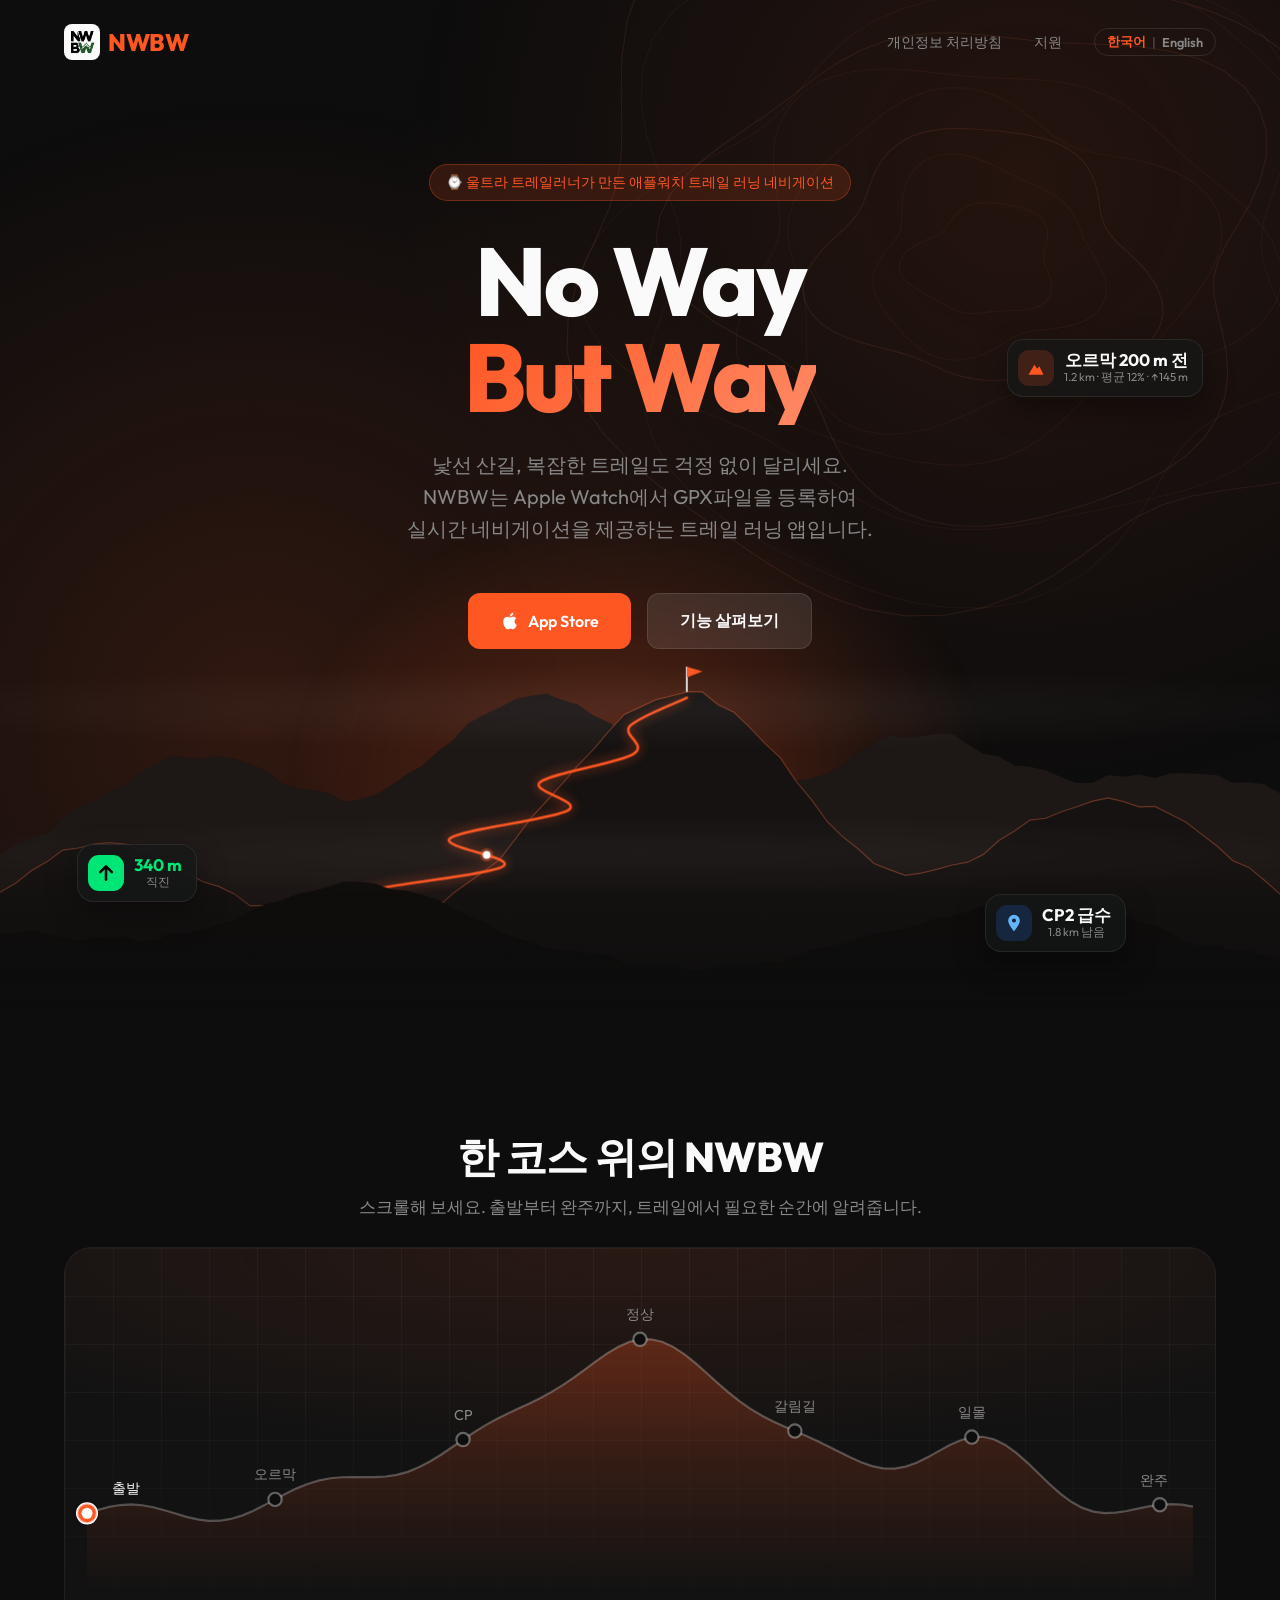
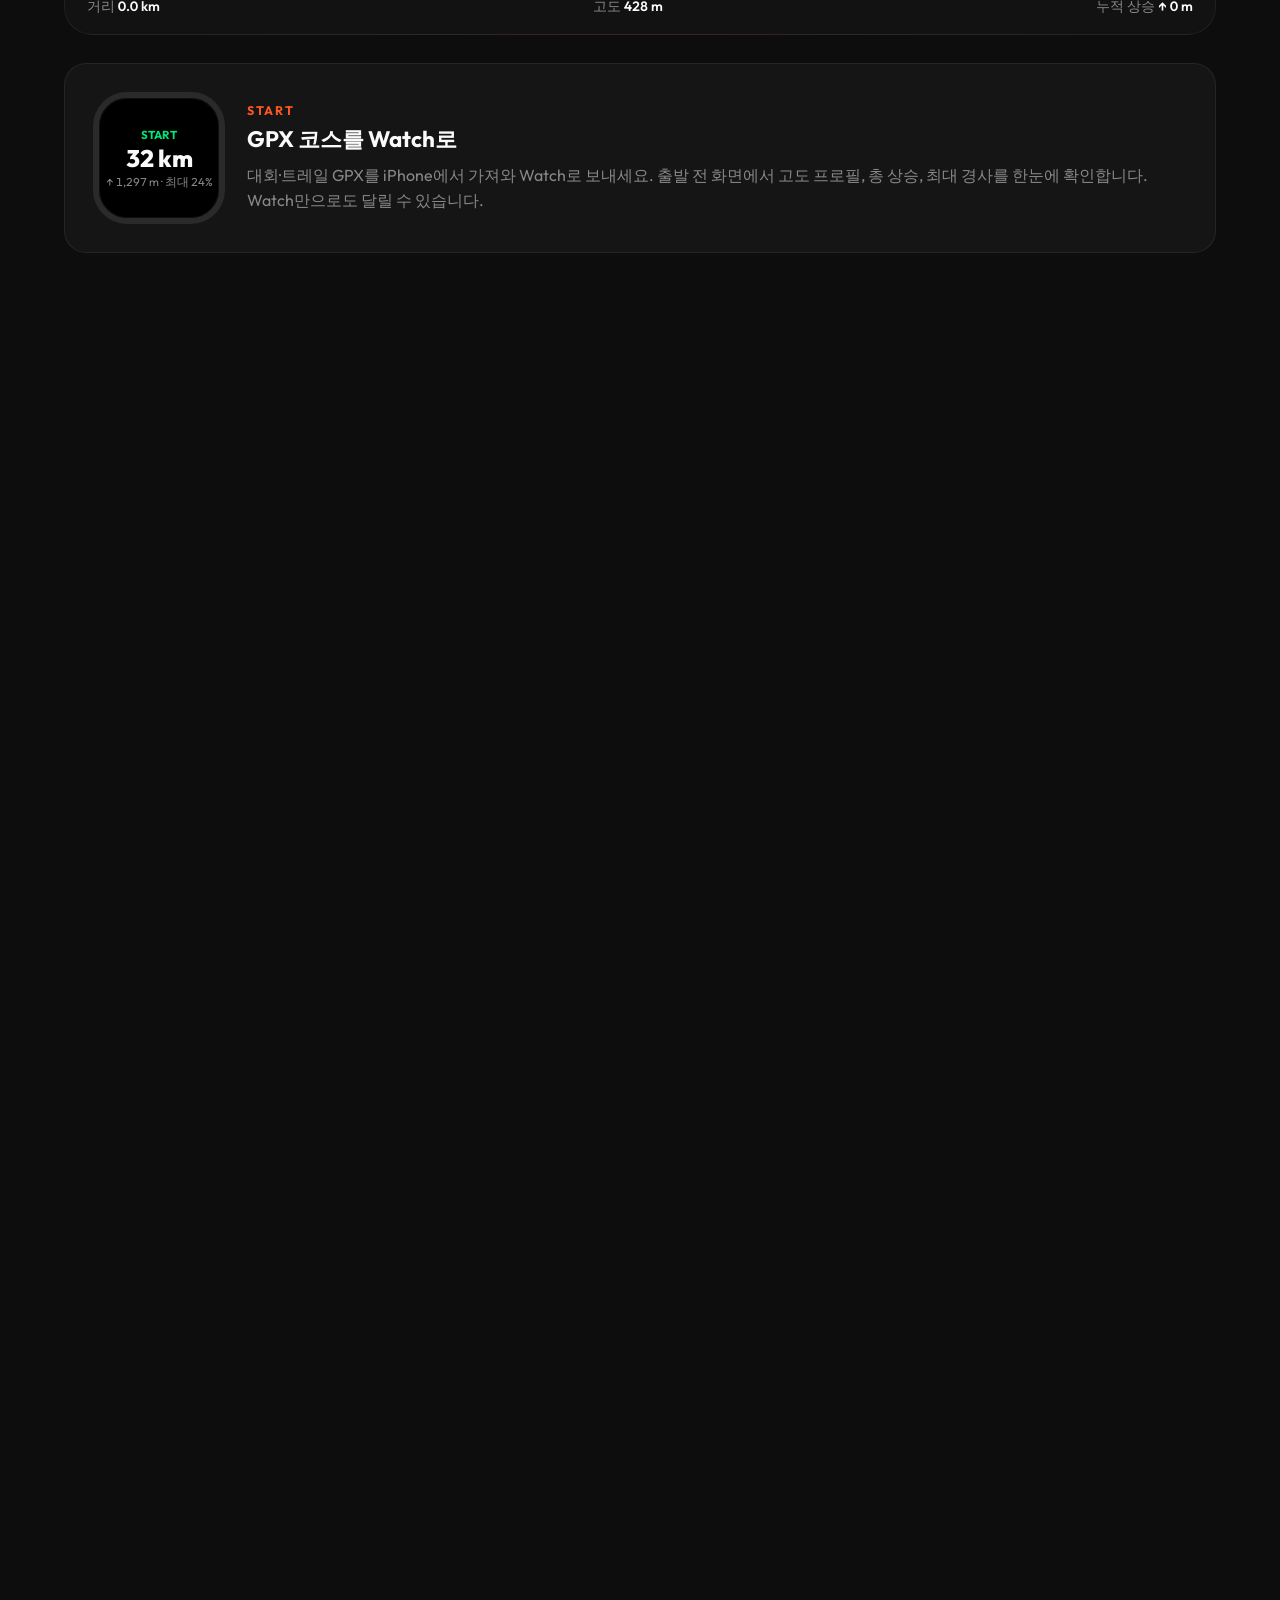
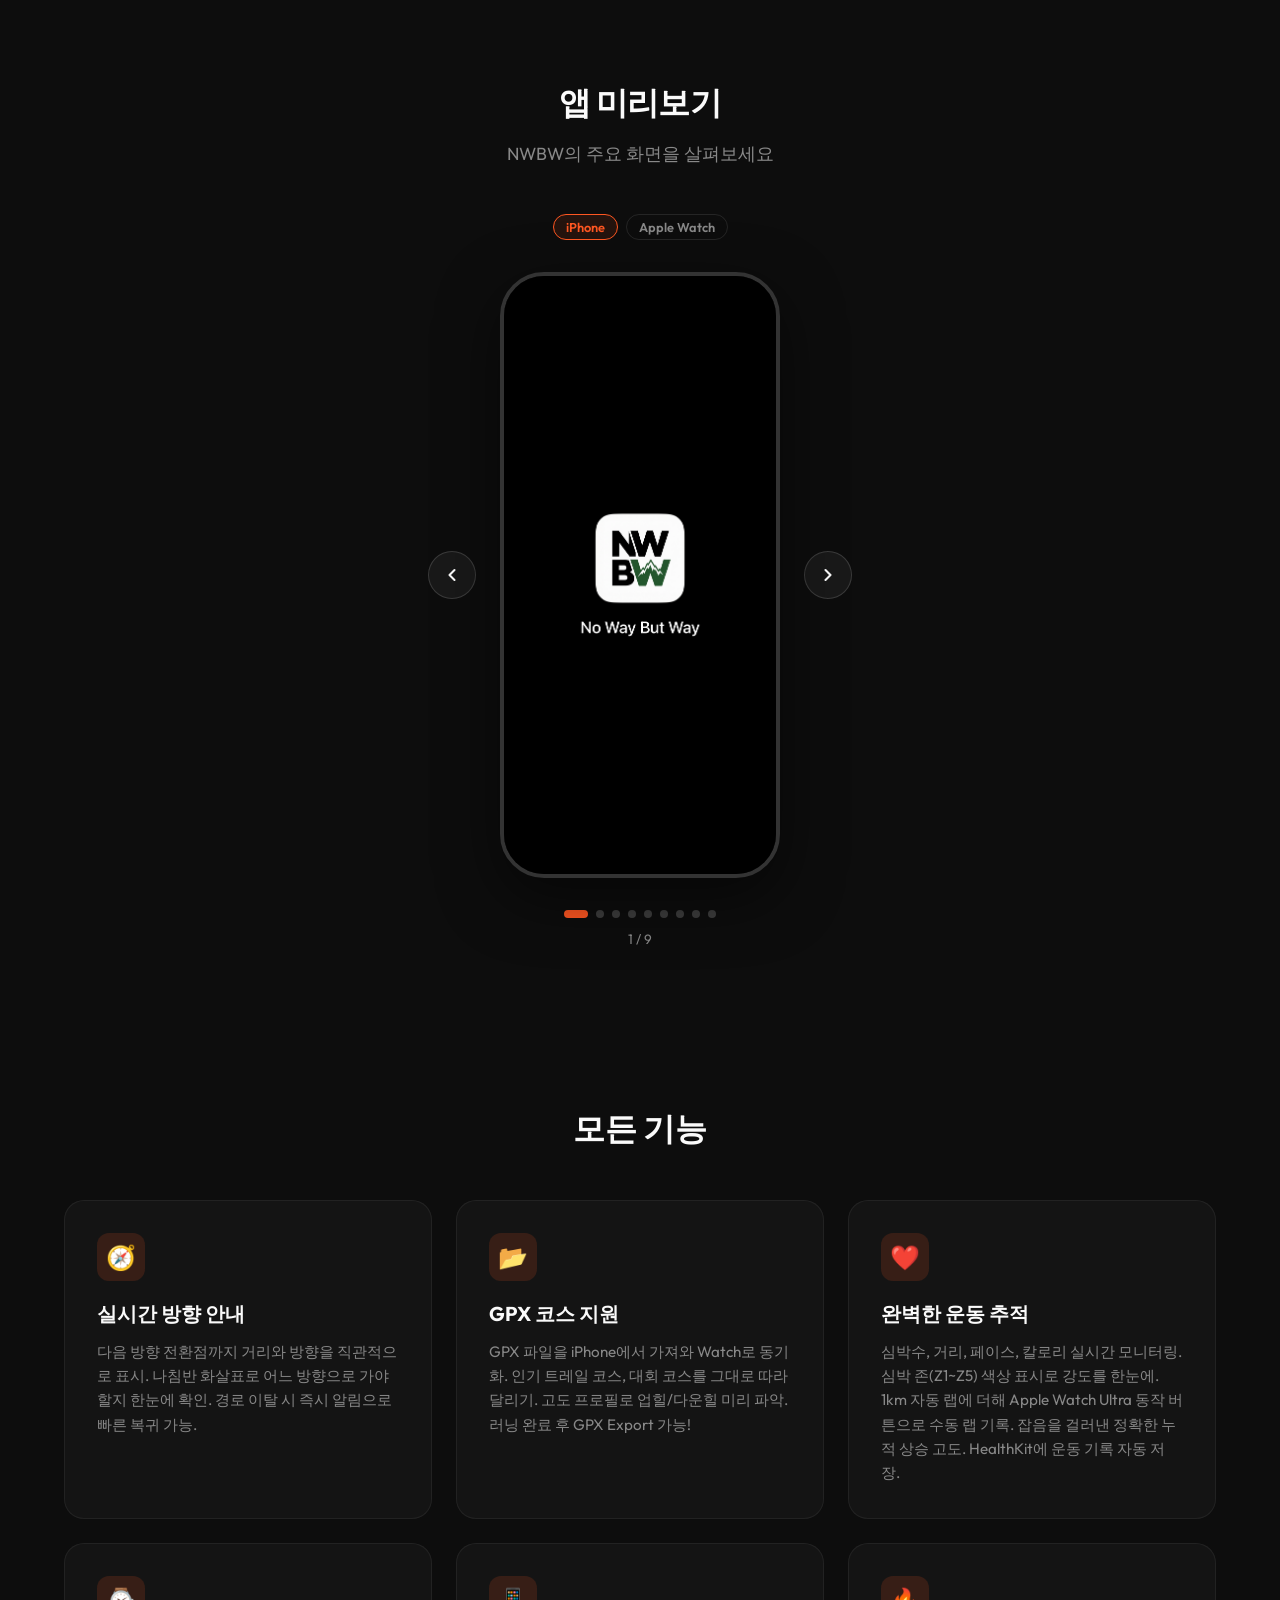
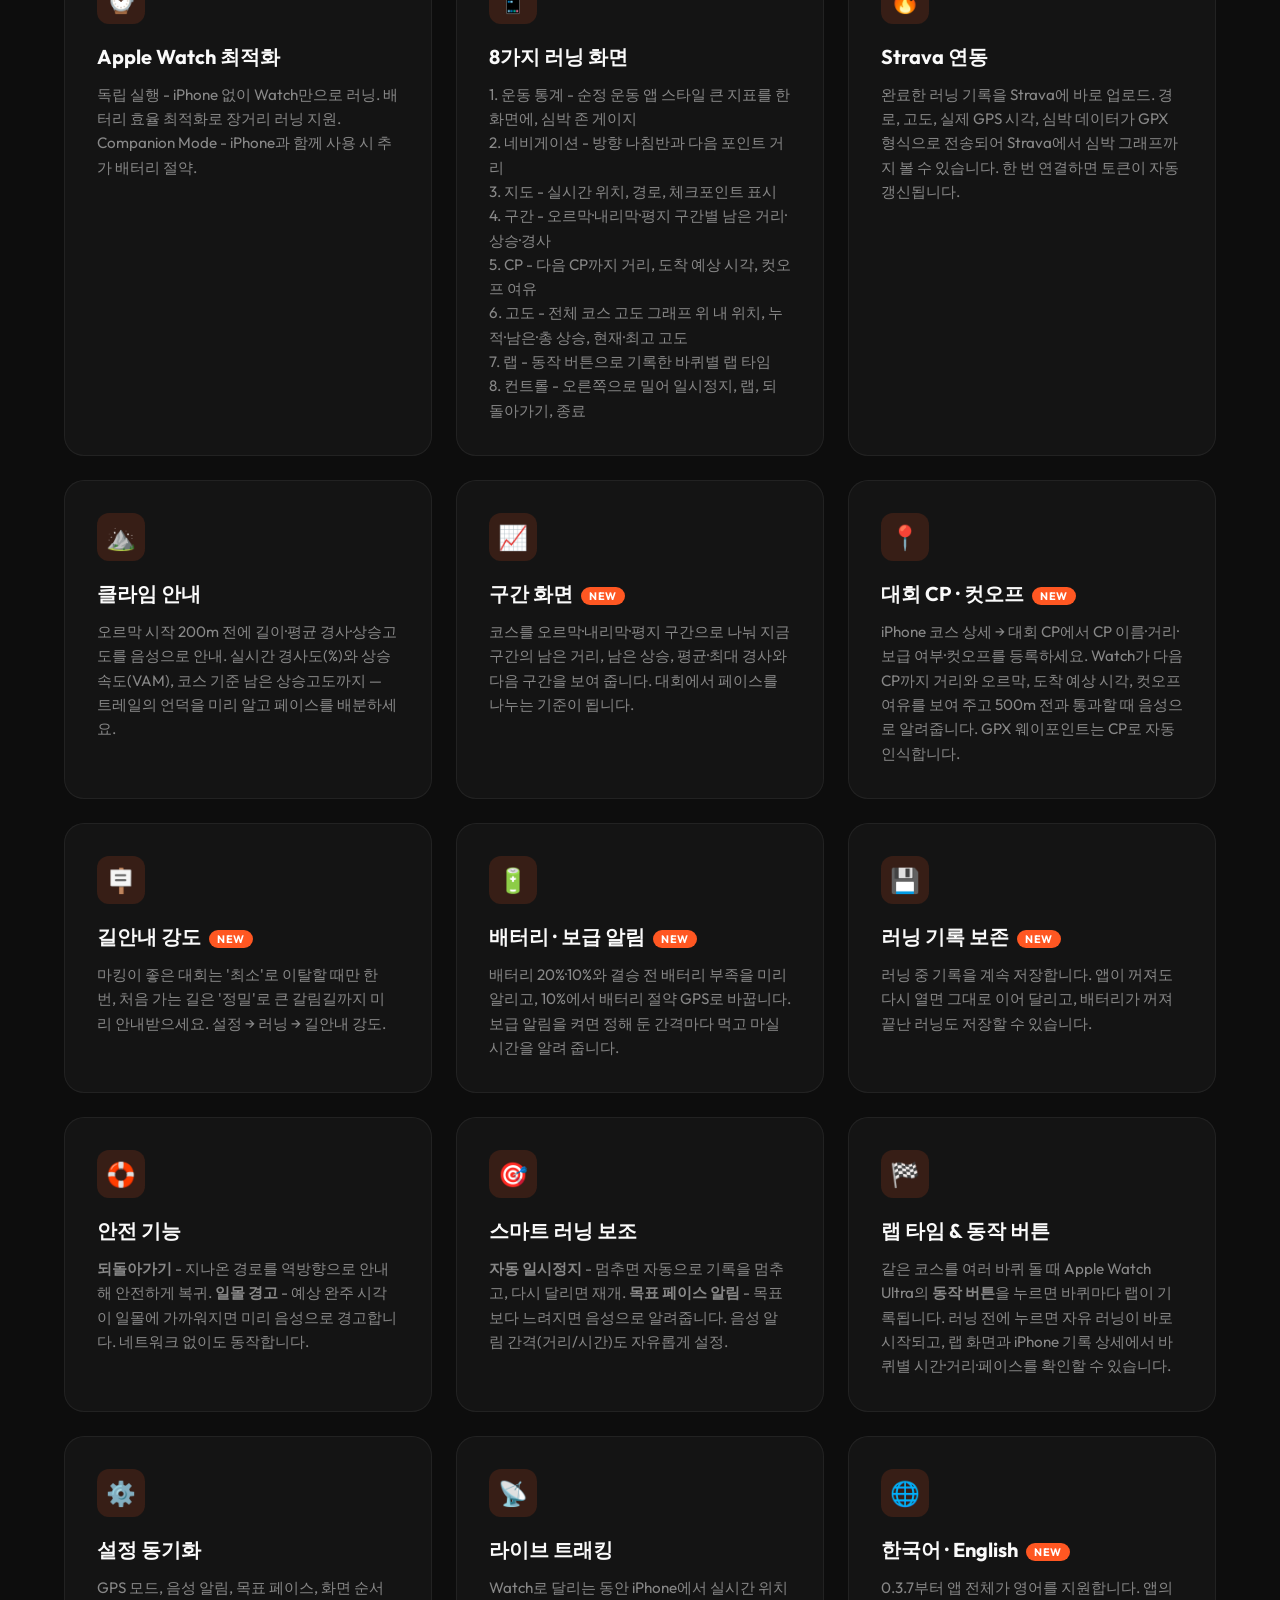
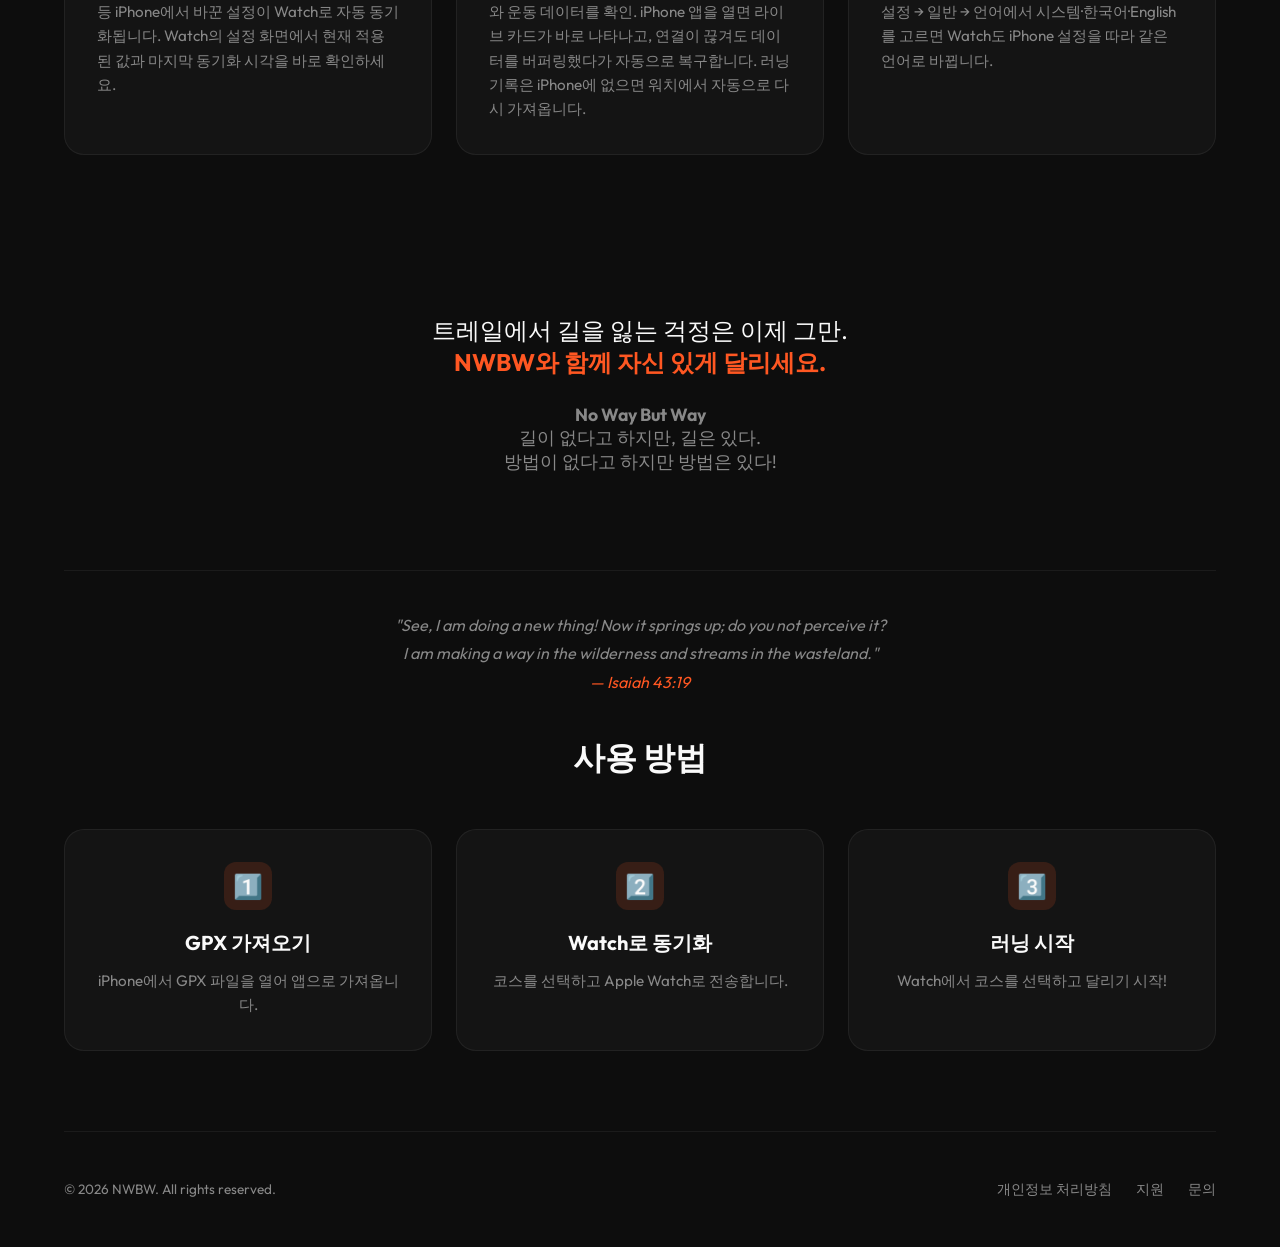
<file: index.html>
<!DOCTYPE html>
<html lang="ko">
<head>
    <meta charset="UTF-8">
    <meta name="viewport" content="width=device-width, initial-scale=1.0">
    <title>NWBW - No Way But Way</title>
    <link rel="icon" type="image/png" href="assets/NWBW_logo.png">
    <link rel="apple-touch-icon" href="assets/NWBW_logo.png">
    <link rel="alternate" hreflang="ko" href="https://shine-codestove.github.io/nwbw-site/">
    <link rel="alternate" hreflang="en" href="https://shine-codestove.github.io/nwbw-site/en/">
    <link rel="alternate" hreflang="x-default" href="https://shine-codestove.github.io/nwbw-site/">
    <link rel="preconnect" href="https://fonts.googleapis.com">
    <link rel="preconnect" href="https://fonts.gstatic.com" crossorigin>
    <link href="https://fonts.googleapis.com/css2?family=Outfit:wght@300;400;600;700;800&display=swap" rel="stylesheet">
    <link rel="stylesheet" href="motion.css">
    <style>
        :root {
            --primary: #FF5722;
            --primary-dark: #E64A19;
            --dark: #1A1A1A;
            --darker: #0D0D0D;
            --light: #FAFAFA;
            --gray: #888888;
        }

        * {
            margin: 0;
            padding: 0;
            box-sizing: border-box;
        }

        body {
            font-family: 'Outfit', sans-serif;
            background: var(--darker);
            color: var(--light);
            min-height: 100vh;
            overflow-x: hidden;
        }

        /* Animated background */
        .bg-pattern {
            position: fixed;
            top: 0;
            left: 0;
            width: 100%;
            height: 100%;
            background: 
                radial-gradient(circle at 20% 80%, rgba(255, 87, 34, 0.15) 0%, transparent 50%),
                radial-gradient(circle at 80% 20%, rgba(255, 87, 34, 0.1) 0%, transparent 50%);
            pointer-events: none;
            z-index: 0;
        }

        .container {
            position: relative;
            z-index: 1;
            max-width: 1200px;
            margin: 0 auto;
            padding: 0 24px;
        }

        /* Header */
        header {
            padding: 24px 0;
        }

        nav {
            display: flex;
            justify-content: space-between;
            align-items: center;
        }

        .logo {
            display: flex;
            align-items: center;
            gap: 8px;
            font-size: 1.5rem;
            font-weight: 800;
            letter-spacing: -0.02em;
            color: var(--primary);
            text-decoration: none;
        }

        .logo-img {
            width: 36px;
            height: 36px;
            border-radius: 8px;
        }

        .nav-links {
            display: flex;
            gap: 32px;
        }

        .nav-links a {
            color: var(--gray);
            text-decoration: none;
            font-size: 0.9rem;
            font-weight: 500;
            transition: color 0.3s ease;
        }

        .nav-links a:hover {
            color: var(--light);
        }

        /* Hero */
        .hero {
            min-height: 80vh;
            display: flex;
            flex-direction: column;
            justify-content: center;
            align-items: center;
            text-align: center;
            padding: 80px 0;
        }

        .hero-badge {
            display: inline-block;
            padding: 8px 16px;
            background: rgba(255, 87, 34, 0.15);
            border: 1px solid rgba(255, 87, 34, 0.3);
            border-radius: 100px;
            font-size: 0.85rem;
            font-weight: 500;
            color: var(--primary);
            margin-bottom: 32px;
            animation: fadeInUp 0.8s ease;
        }

        .hero h1 {
            font-size: clamp(3rem, 10vw, 6rem);
            font-weight: 800;
            line-height: 1;
            letter-spacing: -0.03em;
            margin-bottom: 24px;
            animation: fadeInUp 0.8s ease 0.1s both;
        }

        .hero h1 span {
            display: block;
            background: linear-gradient(135deg, var(--primary) 0%, #FF8A65 100%);
            -webkit-background-clip: text;
            -webkit-text-fill-color: transparent;
            background-clip: text;
        }

        .hero p {
            font-size: 1.25rem;
            color: var(--gray);
            max-width: 500px;
            margin-bottom: 48px;
            line-height: 1.6;
            animation: fadeInUp 0.8s ease 0.2s both;
        }

        .cta-group {
            display: flex;
            gap: 16px;
            flex-wrap: wrap;
            justify-content: center;
            animation: fadeInUp 0.8s ease 0.3s both;
        }

        .btn {
            display: inline-flex;
            align-items: center;
            gap: 8px;
            padding: 16px 32px;
            border-radius: 12px;
            font-size: 1rem;
            font-weight: 600;
            text-decoration: none;
            transition: all 0.3s ease;
        }

        .btn-primary {
            background: var(--primary);
            color: white;
        }

        .btn-primary:hover {
            background: var(--primary-dark);
            transform: translateY(-2px);
            box-shadow: 0 10px 40px rgba(255, 87, 34, 0.3);
        }

        .btn-secondary {
            background: rgba(255, 255, 255, 0.1);
            color: var(--light);
            border: 1px solid rgba(255, 255, 255, 0.1);
        }

        .btn-secondary:hover {
            background: rgba(255, 255, 255, 0.15);
            transform: translateY(-2px);
        }

        /* Features */
        .features {
            padding: 80px 0;
        }

        .features-grid {
            display: grid;
            grid-template-columns: repeat(auto-fit, minmax(280px, 1fr));
            gap: 24px;
        }

        .feature-card {
            background: rgba(255, 255, 255, 0.03);
            border: 1px solid rgba(255, 255, 255, 0.06);
            border-radius: 20px;
            padding: 32px;
            transition: all 0.3s ease;
        }

        .feature-card:hover {
            background: rgba(255, 255, 255, 0.05);
            transform: translateY(-4px);
        }

        .feature-icon {
            width: 48px;
            height: 48px;
            background: rgba(255, 87, 34, 0.15);
            border-radius: 12px;
            display: flex;
            align-items: center;
            justify-content: center;
            margin-bottom: 20px;
            font-size: 1.5rem;
        }

        .feature-card h3 {
            font-size: 1.25rem;
            font-weight: 700;
            margin-bottom: 12px;
        }

        .feature-card p {
            color: var(--gray);
            line-height: 1.6;
            font-size: 0.95rem;
        }

        /* Screenshot Carousel */
        .screenshots {
            padding: 80px 0;
            text-align: center;
        }

        .screenshots h2 {
            font-size: 2rem;
            font-weight: 800;
            margin-bottom: 16px;
            letter-spacing: -0.02em;
        }

        .screenshots > p {
            color: var(--gray);
            font-size: 1.1rem;
            margin-bottom: 48px;
        }

        .carousel-wrapper {
            position: relative;
            display: flex;
            align-items: center;
            justify-content: center;
            gap: 24px;
        }

        .carousel-btn {
            width: 48px;
            height: 48px;
            border-radius: 50%;
            border: 1px solid rgba(255, 255, 255, 0.15);
            background: rgba(255, 255, 255, 0.05);
            color: var(--light);
            font-size: 1.2rem;
            cursor: pointer;
            transition: all 0.3s ease;
            display: flex;
            align-items: center;
            justify-content: center;
            flex-shrink: 0;
        }

        .carousel-btn:hover {
            background: rgba(255, 87, 34, 0.2);
            border-color: var(--primary);
            color: var(--primary);
        }

        .iphone-frame {
            width: 280px;
            height: 606px;
            border-radius: 44px;
            border: 4px solid #333;
            background: #000;
            position: relative;
            overflow: hidden;
            box-shadow: 0 20px 60px rgba(0, 0, 0, 0.5), inset 0 0 0 1px rgba(255, 255, 255, 0.1);
            flex-shrink: 0;
        }

        .iphone-notch {
            position: absolute;
            top: 10px;
            left: 50%;
            transform: translateX(-50%);
            width: 100px;
            height: 28px;
            background: #000;
            border-radius: 20px;
            z-index: 10;
        }

        .carousel-track {
            display: flex;
            transition: transform 0.4s cubic-bezier(0.25, 0.46, 0.45, 0.94);
            height: 100%;
            touch-action: pan-y;
        }

        .carousel-slide {
            min-width: 100%;
            height: 100%;
        }

        .carousel-slide img {
            width: 100%;
            height: 100%;
            object-fit: cover;
            display: block;
            user-select: none;
            -webkit-user-drag: none;
        }

        .carousel-dots {
            display: flex;
            justify-content: center;
            gap: 8px;
            margin-top: 32px;
        }

        .carousel-dot {
            width: 8px;
            height: 8px;
            border-radius: 50%;
            border: none;
            background: rgba(255, 255, 255, 0.2);
            cursor: pointer;
            transition: all 0.3s ease;
            padding: 0;
        }

        .carousel-dot.active {
            background: var(--primary);
            width: 24px;
            border-radius: 4px;
        }

        .carousel-counter {
            color: var(--gray);
            font-size: 0.85rem;
            margin-top: 12px;
        }

        /* Apple Watch Ultra Frame */
        .watch-frame {
            width: 260px;
            height: 318px;
            border-radius: 72px;
            border: 5px solid #3a3a3c;
            background: #000;
            position: relative;
            overflow: hidden;
            box-shadow: 0 20px 60px rgba(0, 0, 0, 0.5), inset 0 0 0 1px rgba(255, 255, 255, 0.08);
            flex-shrink: 0;
        }

        /* Digital Crown (right side) */
        .watch-frame::before {
            content: '';
            position: absolute;
            right: -12px;
            top: 50%;
            transform: translateY(-50%);
            width: 8px;
            height: 32px;
            background: linear-gradient(180deg, #555 0%, #3a3a3c 50%, #555 100%);
            border-radius: 3px;
            z-index: 20;
        }

        /* Action Button (left, orange) */
        .watch-frame::after {
            content: '';
            position: absolute;
            left: -12px;
            top: 50%;
            transform: translateY(-50%);
            width: 8px;
            height: 24px;
            background: linear-gradient(180deg, #FF7A3D 0%, #E64A19 100%);
            border-radius: 3px;
            z-index: 20;
        }

        .device-label {
            display: flex;
            align-items: center;
            justify-content: center;
            gap: 8px;
            color: var(--gray);
            font-size: 0.9rem;
            margin-bottom: 32px;
        }

        .device-label span {
            display: inline-block;
            padding: 4px 12px;
            border-radius: 100px;
            font-weight: 600;
            font-size: 0.8rem;
            cursor: pointer;
            transition: all 0.3s ease;
            color: var(--gray);
            border: 1px solid rgba(255, 255, 255, 0.1);
        }

        .device-label span.active {
            color: var(--primary);
            border-color: var(--primary);
            background: rgba(255, 87, 34, 0.1);
        }

        /* Footer */
        footer {
            padding: 48px 0;
            border-top: 1px solid rgba(255, 255, 255, 0.06);
            margin-top: 80px;
        }

        .footer-content {
            display: flex;
            justify-content: space-between;
            align-items: center;
            flex-wrap: wrap;
            gap: 24px;
        }

        .footer-links {
            display: flex;
            gap: 24px;
        }

        .footer-links a {
            color: var(--gray);
            text-decoration: none;
            font-size: 0.9rem;
            transition: color 0.3s ease;
        }

        .footer-links a:hover {
            color: var(--light);
        }

        .copyright {
            color: var(--gray);
            font-size: 0.85rem;
        }

        /* Animations */
        @keyframes fadeInUp {
            from {
                opacity: 0;
                transform: translateY(30px);
            }
            to {
                opacity: 1;
                transform: translateY(0);
            }
        }

        /* Mobile */
        /* Language switch (visible on mobile too) */
        .nav-right {
            display: flex;
            align-items: center;
            gap: 32px;
        }

        .lang-switch {
            display: flex;
            align-items: center;
            gap: 6px;
            padding: 4px 12px;
            border: 1px solid rgba(255, 255, 255, 0.1);
            border-radius: 100px;
            font-size: 0.8rem;
            font-weight: 600;
            white-space: nowrap;
        }

        .lang-switch a {
            color: var(--gray);
            text-decoration: none;
            transition: color 0.3s ease;
        }

        .lang-switch a:hover {
            color: var(--light);
        }

        .lang-switch a.active {
            color: var(--primary);
        }

        .lang-switch .sep {
            color: rgba(255, 255, 255, 0.2);
        }

        @media (max-width: 768px) {
            .nav-links {
                display: none;
            }

            .hero {
                min-height: 70vh;
                padding: 60px 0;
            }

            .carousel-btn {
                display: none;
            }

            .iphone-frame {
                width: 240px;
                height: 520px;
                border-radius: 36px;
            }

            .iphone-notch {
                width: 84px;
                height: 24px;
                top: 8px;
            }

            .watch-frame {
                width: 220px;
                height: 270px;
                border-radius: 62px;
            }

            .footer-content {
                flex-direction: column;
                text-align: center;
            }
        }
    </style>
</head>
<body>
    <div class="bg-pattern"></div>
    
    <div class="container">
        <header>
            <nav>
                <a href="index.html" class="logo"><img src="assets/NWBW_logo.png" alt="NWBW" class="logo-img">NWBW</a>
                <div class="nav-right">
                    <div class="nav-links">
                        <a href="privacy.html">개인정보 처리방침</a>
                        <a href="support.html">지원</a>
                    </div>
                    <div class="lang-switch" aria-label="언어 선택">
                        <a href="index.html" class="active" aria-current="page" lang="ko">한국어</a>
                        <span class="sep" aria-hidden="true">|</span>
                        <a href="en/index.html" hreflang="en" lang="en">English</a>
                    </div>
                </div>
            </nav>
        </header>

        <main>
            <section class="hero">
                <div class="hero-scene" aria-hidden="true">
                    <svg class="hs-contours" viewBox="-480 -380 960 760"><path d="M64.1,0.0 L65.4,4.6 L67.4,9.5 L69.6,14.9 L71.4,20.8 L72.3,27.0 L71.6,33.1 L69.3,38.8 L65.1,43.7 L59.4,47.6 L52.7,50.2 L45.4,51.8 L37.9,52.6 L30.8,52.8 L24.0,52.8 L17.7,53.0 L11.8,53.4 L5.9,54.0 L0.0,54.8 L-6.1,55.4 L-12.2,55.6 L-18.5,55.2 L-24.6,54.0 L-30.4,52.2 L-35.9,49.8 L-41.2,47.0 L-46.2,44.1 L-51.4,41.1 L-56.8,38.1 L-62.6,35.1 L-68.7,31.7 L-74.9,27.9 L-80.7,23.5 L-85.6,18.4 L-89.0,12.6 L-90.4,6.3 L-89.5,0.0 L-86.4,-6.1 L-81.5,-11.5 L-75.1,-16.1 L-68.1,-19.8 L-61.2,-22.8 L-54.9,-25.3 L-49.6,-27.8 L-45.3,-30.4 L-42.0,-33.6 L-39.2,-37.3 L-36.4,-41.6 L-33.3,-46.2 L-29.5,-50.6 L-24.9,-54.7 L-19.4,-58.0 L-13.3,-60.4 L-6.8,-61.8 L-0.0,-62.4 L6.8,-62.3 L13.6,-61.7 L20.4,-60.9 L27.2,-59.8 L34.1,-58.5 L41.0,-56.8 L47.7,-54.5 L53.9,-51.4 L59.3,-47.5 L63.6,-42.7 L66.4,-37.2 L67.7,-31.3 L67.7,-25.3 L66.8,-19.4 L65.5,-14.0 L64.3,-9.1 L63.7,-4.5Z"/><path d="M120.3,0.0 L124.9,8.7 L128.6,18.1 L130.5,28.0 L129.8,37.8 L126.3,47.1 L119.7,55.3 L110.5,61.9 L99.5,66.8 L87.4,70.0 L75.4,71.8 L63.9,73.1 L53.6,74.3 L44.4,76.2 L36.0,79.2 L27.9,83.3 L19.5,88.4 L10.3,93.9 L0.0,99.0 L-11.3,103.0 L-23.2,105.3 L-35.3,105.4 L-47.0,103.4 L-57.9,99.4 L-67.7,93.8 L-76.3,87.1 L-83.8,79.9 L-90.7,72.5 L-97.0,65.1 L-102.9,57.6 L-108.4,50.1 L-113.1,42.2 L-116.6,33.9 L-118.5,25.4 L-118.4,16.7 L-116.3,8.1 L-112.4,0.0 L-107.3,-7.5 L-101.7,-14.4 L-96.5,-20.7 L-92.2,-26.9 L-89.4,-33.3 L-88.0,-40.6 L-87.5,-49.0 L-87.4,-58.6 L-86.5,-69.2 L-84.1,-80.2 L-79.5,-90.9 L-72.4,-100.3 L-62.8,-107.7 L-51.2,-112.5 L-38.4,-114.6 L-25.1,-113.9 L-12.1,-111.1 L-0.0,-106.8 L11.1,-101.7 L21.3,-96.5 L30.7,-91.7 L39.7,-87.3 L48.6,-83.4 L57.4,-79.6 L66.1,-75.5 L74.4,-70.9 L81.8,-65.5 L88.3,-59.3 L93.6,-52.4 L97.7,-45.1 L101.1,-37.7 L104.2,-30.3 L107.5,-23.0 L111.2,-15.7 L115.6,-8.1Z"/><path d="M163.5,0.0 L174.5,12.2 L183.7,25.9 L189.6,40.6 L191.1,55.6 L187.5,70.0 L179.2,82.8 L166.9,93.5 L151.6,101.8 L134.8,107.8 L117.5,112.0 L100.6,115.0 L84.7,117.3 L69.7,119.6 L55.5,121.9 L41.6,124.2 L27.8,126.1 L13.9,127.2 L0.0,127.0 L-13.7,125.2 L-26.9,122.0 L-39.4,117.7 L-51.2,112.6 L-62.6,107.5 L-74.1,102.7 L-86.2,98.5 L-99.4,94.8 L-114.0,91.2 L-129.7,87.1 L-145.9,81.7 L-161.5,74.6 L-175.1,65.3 L-185.4,54.0 L-191.5,41.1 L-192.9,27.2 L-189.6,13.3 L-182.4,0.0 L-172.7,-12.1 L-161.9,-22.8 L-151.4,-32.5 L-142.3,-41.4 L-135.1,-50.4 L-129.7,-59.9 L-125.6,-70.3 L-121.6,-81.7 L-116.9,-93.5 L-110.5,-105.4 L-101.8,-116.3 L-90.7,-125.7 L-77.5,-133.0 L-62.8,-138.0 L-47.1,-140.7 L-31.2,-141.7 L-15.5,-141.4 L-0.0,-140.3 L15.2,-138.9 L30.2,-137.2 L45.2,-135.0 L60.0,-131.9 L74.3,-127.5 L87.5,-121.3 L99.1,-113.2 L108.4,-103.3 L115.1,-92.1 L119.5,-80.2 L122.0,-68.3 L123.6,-57.1 L125.4,-46.8 L128.7,-37.5 L134.1,-28.8 L142.1,-20.0 L152.2,-10.7Z"/><path d="M247.3,0.0 L238.8,16.7 L228.5,32.2 L217.6,46.6 L206.6,60.2 L195.7,73.0 L184.7,85.3 L173.1,96.9 L160.2,107.6 L145.9,116.7 L130.1,124.1 L113.2,129.4 L95.8,132.8 L78.6,134.9 L62.1,136.5 L46.4,138.6 L31.3,141.9 L16.1,147.2 L0.0,154.3 L-17.8,162.8 L-37.8,171.5 L-59.9,178.9 L-83.6,183.7 L-107.6,184.5 L-130.4,180.7 L-150.5,171.9 L-166.7,158.9 L-178.3,142.6 L-185.4,124.5 L-188.8,105.7 L-189.6,87.6 L-189.5,70.7 L-189.7,55.3 L-191.3,41.0 L-194.4,27.4 L-198.8,13.9 L-203.6,0.0 L-207.5,-14.5 L-209.5,-29.6 L-208.7,-44.7 L-204.6,-59.6 L-197.5,-73.7 L-187.7,-86.7 L-176.3,-98.7 L-163.9,-110.0 L-151.2,-120.9 L-138.3,-131.9 L-125.1,-143.0 L-111.3,-154.2 L-96.1,-164.8 L-79.3,-174.2 L-60.7,-181.2 L-40.8,-185.0 L-20.2,-185.0 L-0.0,-181.0 L19.0,-173.5 L36.0,-163.5 L51.0,-152.3 L64.3,-141.3 L76.8,-131.7 L89.6,-124.1 L103.9,-118.7 L120.6,-114.9 L139.8,-111.8 L161.1,-108.2 L183.5,-102.8 L205.1,-94.7 L224.3,-83.7 L239.4,-69.7 L249.4,-53.5 L253.7,-35.8 L252.7,-17.7Z"/><path d="M315.9,0.0 L317.6,22.2 L311.5,43.9 L297.8,63.8 L277.5,80.8 L252.6,94.2 L225.5,104.2 L198.7,111.3 L173.9,116.8 L152.5,122.0 L134.7,128.4 L119.7,136.8 L106.5,147.6 L93.5,160.3 L79.2,174.2 L62.9,187.8 L44.0,199.8 L22.9,209.2 L0.0,215.1 L-23.8,217.6 L-47.8,216.9 L-71.6,213.8 L-95.1,209.0 L-118.4,203.1 L-141.7,196.3 L-165.0,188.6 L-188.2,179.4 L-210.3,168.2 L-230.2,154.5 L-246.6,138.1 L-258.1,119.2 L-264.0,98.5 L-264.1,76.9 L-259.1,55.5 L-250.4,35.3 L-240.1,16.8 L-230.2,0.0 L-222.5,-15.6 L-218.3,-30.8 L-217.5,-46.6 L-219.4,-63.9 L-222.5,-83.0 L-224.7,-103.8 L-223.8,-125.4 L-218.3,-146.6 L-207.4,-165.9 L-190.9,-182.0 L-169.8,-194.0 L-145.4,-201.4 L-119.3,-204.8 L-93.2,-204.8 L-67.9,-202.8 L-44.1,-200.1 L-21.6,-197.7 L-0.0,-196.0 L21.3,-195.0 L42.8,-194.3 L64.7,-193.1 L86.6,-190.3 L108.0,-185.4 L128.4,-177.9 L147.1,-168.1 L164.0,-156.4 L179.4,-143.5 L193.8,-130.1 L208.3,-116.7 L223.6,-103.3 L240.3,-89.7 L258.3,-75.2 L276.5,-59.3 L293.5,-41.4 L307.4,-21.5Z"/><path d="M249.5,0.0 L245.1,17.2 L245.1,34.6 L248.6,53.3 L253.8,73.9 L258.3,96.4 L259.9,120.1 L257.1,144.0 L248.8,167.0 L235.1,188.1 L216.7,206.6 L194.6,222.3 L170.0,235.5 L143.9,246.8 L116.8,256.8 L89.0,265.6 L60.2,273.4 L30.5,279.3 L0.0,282.6 L-30.8,282.1 L-61.0,276.8 L-89.2,266.4 L-114.2,250.9 L-134.9,231.4 L-151.0,209.3 L-163.2,186.4 L-172.5,164.5 L-181.1,144.8 L-190.8,128.1 L-203.7,114.1 L-220.7,101.9 L-241.8,90.2 L-265.9,77.4 L-291.0,62.4 L-314.4,44.3 L-333.2,23.3 L-345.4,0.0 L-349.6,-24.5 L-345.6,-48.7 L-334.2,-71.6 L-317.2,-92.4 L-296.7,-110.7 L-274.8,-126.9 L-253.1,-141.8 L-232.5,-156.1 L-212.9,-170.3 L-193.9,-184.9 L-174.5,-199.3 L-153.8,-213.1 L-131.2,-225.1 L-106.7,-234.6 L-80.6,-240.8 L-53.7,-243.6 L-26.6,-243.5 L-0.0,-241.4 L26.1,-238.4 L51.9,-235.5 L78.2,-233.3 L105.6,-232.0 L134.6,-230.9 L165.2,-228.9 L196.5,-224.6 L227.1,-216.5 L254.7,-203.8 L277.4,-186.2 L293.2,-164.2 L301.1,-139.1 L301.1,-112.3 L294.5,-85.8 L283.4,-60.7 L270.4,-38.1 L258.4,-18.1Z"/><path d="M297.4,0.0 L304.2,21.3 L314.1,44.3 L324.5,69.6 L332.3,96.8 L335.1,125.0 L330.8,152.8 L318.8,178.6 L299.5,201.1 L274.3,219.5 L245.1,233.7 L213.9,244.4 L182.2,252.5 L151.1,259.2 L120.8,265.5 L91.0,271.8 L61.3,277.9 L31.0,283.1 L0.0,286.2 L-31.3,286.1 L-62.2,282.2 L-91.8,274.0 L-119.3,262.2 L-144.4,247.8 L-167.4,232.0 L-189.3,216.3 L-211.5,201.6 L-235.3,188.3 L-262.0,175.9 L-291.7,163.4 L-323.6,149.5 L-355.9,132.8 L-385.7,112.3 L-410.0,87.9 L-426.0,60.1 L-431.6,30.2 L-426.1,0.0 L-410.2,-28.7 L-386.0,-54.5 L-356.5,-76.4 L-325.1,-94.6 L-294.6,-109.9 L-267.3,-123.5 L-244.3,-136.9 L-225.4,-151.3 L-209.4,-167.6 L-194.6,-185.5 L-179.1,-204.6 L-161.4,-223.7 L-140.6,-241.3 L-116.7,-256.4 L-89.9,-268.4 L-61.1,-277.1 L-31.0,-283.1 L-0.0,-287.1 L31.7,-289.9 L64.4,-292.2 L98.4,-293.9 L133.9,-294.4 L170.5,-292.6 L207.2,-287.1 L242.3,-276.8 L273.6,-260.9 L299.1,-239.3 L317.0,-212.8 L326.6,-183.0 L328.3,-151.6 L323.5,-120.7 L315.0,-91.7 L305.6,-65.5 L298.3,-42.1 L295.3,-20.7Z"/><path d="M457.9,0.0 L452.1,31.6 L435.8,61.5 L410.3,88.0 L378.3,110.1 L342.9,127.9 L307.7,142.1 L275.7,154.5 L248.7,166.9 L227.0,181.6 L209.7,199.9 L194.7,222.5 L179.4,248.6 L161.4,276.8 L138.7,304.8 L110.5,330.0 L77.2,350.1 L39.8,363.7 L0.0,370.0 L-40.4,369.4 L-80.0,363.1 L-118.0,352.4 L-154.2,339.0 L-188.8,323.8 L-221.9,307.5 L-253.7,289.9 L-283.7,270.5 L-310.8,248.6 L-333.5,223.9 L-350.4,196.3 L-360.4,166.4 L-363.0,135.4 L-359.1,104.6 L-350.5,75.1 L-339.9,47.9 L-330.2,23.1 L-324.1,0.0 L-323.3,-22.6 L-328.2,-46.3 L-337.7,-72.4 L-349.4,-101.7 L-359.9,-134.3 L-365.9,-169.0 L-364.3,-204.0 L-353.3,-237.1 L-332.4,-265.9 L-302.8,-288.7 L-266.4,-304.4 L-226.0,-313.2 L-184.3,-316.3 L-143.5,-315.4 L-104.7,-312.7 L-68.3,-310.0 L-33.7,-308.5 L-0.0,-308.4 L33.8,-309.3 L68.3,-309.9 L103.4,-308.7 L138.4,-304.2 L172.4,-295.7 L204.2,-282.9 L233.1,-266.3 L259.0,-246.9 L282.4,-225.9 L304.4,-204.3 L326.3,-182.8 L349.0,-161.2 L372.9,-139.1 L397.4,-115.7 L420.6,-90.2 L440.2,-62.1 L453.4,-31.7Z"/><path d="M517.7,0.0 L532.2,37.2 L537.0,75.8 L530.1,113.6 L510.6,148.7 L479.5,178.9 L439.0,202.8 L392.8,220.0 L344.7,231.4 L298.3,238.7 L256.2,244.3 L219.6,250.9 L188.1,260.6 L160.0,274.5 L133.1,292.6 L105.0,313.6 L73.9,335.1 L38.8,354.6 L0.0,369.4 L-41.3,377.6 L-83.4,378.2 L-124.4,371.6 L-163.2,358.7 L-199.0,341.4 L-232.0,321.5 L-263.0,300.5 L-292.8,279.2 L-322.2,257.8 L-351.1,235.7 L-378.8,212.2 L-403.7,186.5 L-424.1,158.2 L-438.1,127.6 L-444.7,95.3 L-443.7,62.6 L-436.4,30.5 L-424.8,0.0 L-411.7,-28.8 L-399.9,-56.4 L-391.4,-83.9 L-387.1,-112.7 L-386.3,-144.1 L-387.0,-178.8 L-386.3,-216.4 L-380.8,-255.6 L-367.7,-294.2 L-345.3,-329.2 L-313.2,-357.8 L-272.7,-377.8 L-226.1,-387.9 L-176.6,-388.2 L-127.4,-380.3 L-80.8,-366.4 L-38.2,-349.6 L-0.0,-332.7 L34.8,-317.8 L67.5,-306.1 L99.7,-297.6 L132.5,-291.3 L166.4,-285.5 L201.0,-278.6 L235.4,-268.9 L268.3,-255.8 L298.7,-239.0 L326.2,-219.0 L351.2,-196.7 L374.4,-172.9 L397.4,-148.2 L421.1,-122.6 L446.0,-95.6 L471.7,-66.5 L496.5,-34.7Z"/></svg>
                    <div class="hs-glow"></div>
                    <svg class="hs-ridges" viewBox="0 0 1440 420" preserveAspectRatio="xMidYMax slice">
                        <g class="layer r3"><path d="M0,420 L0.0,279.7 L16.0,277.1 L32.0,268.4 L48.0,259.1 L64.0,248.9 L80.0,237.9 L96.0,230.9 L112.0,226.8 L128.0,211.3 L144.0,199.3 L160.0,194.8 L176.0,184.2 L192.0,177.5 L208.0,164.3 L224.0,155.5 L240.0,147.4 L256.0,149.1 L272.0,150.2 L288.0,147.5 L304.0,150.2 L320.0,156.0 L336.0,162.1 L352.0,175.4 L368.0,180.3 L384.0,182.5 L400.0,185.3 L416.0,194.5 L432.0,192.3 L448.0,187.7 L464.0,178.4 L480.0,166.9 L496.0,158.2 L512.0,143.6 L528.0,131.4 L544.0,114.0 L560.0,105.2 L576.0,98.2 L592.0,89.5 L608.0,85.8 L624.0,83.7 L640.0,90.3 L656.0,94.8 L672.0,106.1 L688.0,113.3 L704.0,122.8 L720.0,132.3 L736.0,145.4 L752.0,160.2 L768.0,170.0 L784.0,177.8 L800.0,181.3 L816.0,188.3 L832.0,191.9 L848.0,191.7 L864.0,183.8 L880.0,173.1 L896.0,170.8 L912.0,165.3 L928.0,156.3 L944.0,143.3 L960.0,134.5 L976.0,126.5 L992.0,129.2 L1008.0,127.4 L1024.0,124.9 L1040.0,124.9 L1056.0,135.5 L1072.0,145.3 L1088.0,147.9 L1104.0,157.2 L1120.0,158.6 L1136.0,162.2 L1152.0,169.1 L1168.0,175.4 L1184.0,175.0 L1200.0,167.0 L1216.0,169.0 L1232.0,166.2 L1248.0,170.2 L1264.0,165.3 L1280.0,165.4 L1296.0,166.1 L1312.0,167.2 L1328.0,175.1 L1344.0,174.4 L1360.0,176.2 L1376.0,185.5 L1392.0,192.4 L1408.0,204.7 L1424.0,215.3 L1440.0,224.5 L1440,420 Z"/></g>
                        <g class="layer r2"><path d="M0,420 L0.0,315.8 L16.0,308.9 L32.0,303.4 L48.0,291.6 L64.0,287.1 L80.0,277.9 L96.0,265.1 L112.0,256.0 L128.0,244.2 L144.0,242.0 L160.0,238.0 L176.0,236.6 L192.0,238.1 L208.0,243.7 L224.0,247.4 L240.0,257.7 L256.0,268.4 L272.0,276.7 L288.0,281.4 L304.0,289.1 L320.0,301.2 L336.0,301.2 L352.0,308.7 L368.0,307.7 L384.0,311.1 L400.0,315.8 L416.0,319.3 L432.0,321.6 L448.0,316.1 L464.0,318.0 L480.0,317.5 L496.0,311.4 L512.0,303.2 L528.0,288.7 L544.0,277.2 L560.0,266.1 L576.0,253.7 L592.0,232.9 L608.0,211.5 L624.0,194.1 L640.0,176.2 L656.0,157.5 L672.0,141.2 L688.0,122.1 L704.0,105.1 L720.0,97.6 L736.0,90.2 L752.0,86.2 L768.0,82.0 L784.0,82.0 L800.0,95.2 L816.0,102.6 L832.0,117.8 L848.0,134.7 L864.0,149.6 L880.0,173.6 L896.0,192.8 L912.0,215.1 L928.0,230.6 L944.0,243.1 L960.0,257.9 L976.0,264.2 L992.0,270.1 L1008.0,267.8 L1024.0,264.0 L1040.0,259.5 L1056.0,256.6 L1072.0,248.6 L1088.0,234.3 L1104.0,224.7 L1120.0,213.4 L1136.0,211.5 L1152.0,204.8 L1168.0,199.8 L1184.0,194.0 L1200.0,190.7 L1216.0,194.5 L1232.0,199.9 L1248.0,199.4 L1264.0,207.5 L1280.0,215.6 L1296.0,228.1 L1312.0,240.2 L1328.0,255.1 L1344.0,261.7 L1360.0,274.9 L1376.0,289.1 L1392.0,302.9 L1408.0,304.9 L1424.0,311.6 L1440.0,317.1 L1440,420 Z"/><path class="rim" d="M0.0,315.8 L16.0,308.9 L32.0,303.4 L48.0,291.6 L64.0,287.1 L80.0,277.9 L96.0,265.1 L112.0,256.0 L128.0,244.2 L144.0,242.0 L160.0,238.0 L176.0,236.6 L192.0,238.1 L208.0,243.7 L224.0,247.4 L240.0,257.7 L256.0,268.4 L272.0,276.7 L288.0,281.4 L304.0,289.1 L320.0,301.2 L336.0,301.2 L352.0,308.7 L368.0,307.7 L384.0,311.1 L400.0,315.8 L416.0,319.3 L432.0,321.6 L448.0,316.1 L464.0,318.0 L480.0,317.5 L496.0,311.4 L512.0,303.2 L528.0,288.7 L544.0,277.2 L560.0,266.1 L576.0,253.7 L592.0,232.9 L608.0,211.5 L624.0,194.1 L640.0,176.2 L656.0,157.5 L672.0,141.2 L688.0,122.1 L704.0,105.1 L720.0,97.6 L736.0,90.2 L752.0,86.2 L768.0,82.0 L784.0,82.0 L800.0,95.2 L816.0,102.6 L832.0,117.8 L848.0,134.7 L864.0,149.6 L880.0,173.6 L896.0,192.8 L912.0,215.1 L928.0,230.6 L944.0,243.1 L960.0,257.9 L976.0,264.2 L992.0,270.1 L1008.0,267.8 L1024.0,264.0 L1040.0,259.5 L1056.0,256.6 L1072.0,248.6 L1088.0,234.3 L1104.0,224.7 L1120.0,213.4 L1136.0,211.5 L1152.0,204.8 L1168.0,199.8 L1184.0,194.0 L1200.0,190.7 L1216.0,194.5 L1232.0,199.9 L1248.0,199.4 L1264.0,207.5 L1280.0,215.6 L1296.0,228.1 L1312.0,240.2 L1328.0,255.1 L1344.0,261.7 L1360.0,274.9 L1376.0,289.1 L1392.0,302.9 L1408.0,304.9 L1424.0,311.6 L1440.0,317.1"/></g>
                        <g class="layer r2t" style="--depth:0.18">
                            <path class="hs-trail-ghost" d="M330.0,405.0 C349.2,400.2 443.7,385.8 445.5,376.2 C447.2,366.6 329.2,357.0 340.4,347.4 C351.5,337.8 497.0,328.2 512.4,318.5 C527.8,308.9 421.6,299.3 432.7,289.7 C443.9,280.1 563.9,270.5 579.3,260.9 C594.7,251.3 513.9,241.7 525.1,232.1 C536.2,222.5 630.8,212.9 646.2,203.3 C661.6,193.7 606.3,184.1 617.5,174.5 C628.6,164.9 697.7,155.3 713.1,145.6 C728.5,136.0 700.7,126.4 709.8,116.8 C719.0,107.2 758.3,92.8 768.0,88.0"/>
                            <path class="hs-trail" data-hero-trail d="M330.0,405.0 C349.2,400.2 443.7,385.8 445.5,376.2 C447.2,366.6 329.2,357.0 340.4,347.4 C351.5,337.8 497.0,328.2 512.4,318.5 C527.8,308.9 421.6,299.3 432.7,289.7 C443.9,280.1 563.9,270.5 579.3,260.9 C594.7,251.3 513.9,241.7 525.1,232.1 C536.2,222.5 630.8,212.9 646.2,203.3 C661.6,193.7 606.3,184.1 617.5,174.5 C628.6,164.9 697.7,155.3 713.1,145.6 C728.5,136.0 700.7,126.4 709.8,116.8 C719.0,107.2 758.3,92.8 768.0,88.0"/>
                            <g class="hs-flag" transform="translate(768 82)"><line x1="0" y1="0" x2="0" y2="-26"/><path d="M0,-26 L16,-21 L0,-15 Z"/></g>
                            <g class="hs-runner" data-hero-runner><circle class="halo" r="7"/><circle class="core" r="4"/></g>
                        </g>
                        <g class="layer r1"><path d="M0,420 L0.0,341.5 L16.0,336.5 L32.0,335.5 L48.0,331.7 L64.0,331.0 L80.0,329.9 L96.0,326.7 L112.0,330.1 L128.0,334.0 L144.0,337.4 L160.0,333.6 L176.0,334.2 L192.0,333.0 L208.0,338.0 L224.0,336.5 L240.0,329.3 L256.0,330.1 L272.0,325.8 L288.0,320.7 L304.0,316.5 L320.0,307.5 L336.0,299.4 L352.0,296.3 L368.0,289.3 L384.0,286.4 L400.0,282.1 L416.0,276.4 L432.0,277.1 L448.0,278.4 L464.0,284.2 L480.0,285.7 L496.0,290.1 L512.0,294.9 L528.0,304.1 L544.0,311.8 L560.0,318.2 L576.0,328.1 L592.0,333.7 L608.0,339.3 L624.0,344.9 L640.0,346.7 L656.0,348.2 L672.0,350.4 L688.0,352.4 L704.0,360.5 L720.0,360.8 L736.0,364.1 L752.0,361.8 L768.0,366.9 L784.0,368.4 L800.0,363.7 L816.0,362.7 L832.0,363.8 L848.0,358.8 L864.0,360.1 L880.0,353.5 L896.0,346.2 L912.0,343.8 L928.0,340.5 L944.0,334.7 L960.0,330.4 L976.0,327.0 L992.0,325.5 L1008.0,320.4 L1024.0,314.3 L1040.0,312.4 L1056.0,307.2 L1072.0,302.0 L1088.0,303.3 L1104.0,298.7 L1120.0,300.7 L1136.0,299.2 L1152.0,296.9 L1168.0,301.8 L1184.0,302.7 L1200.0,311.3 L1216.0,312.7 L1232.0,318.4 L1248.0,322.0 L1264.0,328.8 L1280.0,339.4 L1296.0,342.5 L1312.0,341.8 L1328.0,347.7 L1344.0,347.5 L1360.0,352.5 L1376.0,357.7 L1392.0,357.2 L1408.0,355.3 L1424.0,363.9 L1440.0,363.1 L1440,420 Z"/></g>
                    </svg>
                    <div class="hs-mist m1"></div>
                    <div class="hs-mist m2"></div>
                    <div class="nav-chips">
                        <div class="nav-chip go c1"><span class="ic"><svg class="arrow" viewBox="0 0 24 24" fill="none" stroke="currentColor" stroke-width="3" stroke-linecap="round" stroke-linejoin="round"><line x1="12" y1="20" x2="12" y2="5"/><polyline points="5 11 12 4 19 11"/></svg></span><span><b>340 m</b><small>직진</small></span></div>
                        <div class="nav-chip climb c2"><span class="ic"><svg viewBox="0 0 24 24" fill="currentColor"><path d="M3 20 L10 8 L13.5 13 L16 10 L21 20 Z"/></svg></span><span><b>오르막 200 m 전</b><small>1.2 km · 평균 12% · ↑145 m</small></span></div>
                        <div class="nav-chip cp c3"><span class="ic"><svg viewBox="0 0 24 24" fill="currentColor"><path d="M12 2a7 7 0 0 0-7 7c0 5 7 13 7 13s7-8 7-13a7 7 0 0 0-7-7zm0 9.5A2.5 2.5 0 1 1 12 6.5a2.5 2.5 0 0 1 0 5z"/></svg></span><span><b>CP2 급수</b><small>1.8 km 남음</small></span></div>
                    </div>
                </div>
                <div class="hero-badge">⌚ 울트라 트레일러너가 만든 애플워치 트레일 러닝 네비게이션</div>
                <h1>
                    No Way<br>
                    <span>But Way</span>
                </h1>
                <p>낯선 산길, 복잡한 트레일도 걱정 없이 달리세요.<br>NWBW는 Apple Watch에서 GPX파일을 등록하여<br>실시간 네비게이션을 제공하는 트레일 러닝 앱입니다.</p>
                <div class="cta-group">
                    <a href="https://apps.apple.com/kr/app/nwbw-running-navigator/id6758130832" class="btn btn-primary">
                        <svg width="20" height="20" viewBox="0 0 24 24" fill="currentColor">
                            <path d="M18.71 19.5c-.83 1.24-1.71 2.45-3.05 2.47-1.34.03-1.77-.79-3.29-.79-1.53 0-2 .77-3.27.82-1.31.05-2.3-1.32-3.14-2.53C4.25 17 2.94 12.45 4.7 9.39c.87-1.52 2.43-2.48 4.12-2.51 1.28-.02 2.5.87 3.29.87.78 0 2.26-1.07 3.81-.91.65.03 2.47.26 3.64 1.98-.09.06-2.17 1.28-2.15 3.81.03 3.02 2.65 4.03 2.68 4.04-.03.07-.42 1.44-1.38 2.83M13 3.5c.73-.83 1.94-1.46 2.94-1.5.13 1.17-.34 2.35-1.04 3.19-.69.85-1.83 1.51-2.95 1.42-.15-1.15.41-2.35 1.05-3.11z"/>
                        </svg>
                        App Store
                    </a>
                    <a href="#features" class="btn btn-secondary">기능 살펴보기</a>
                </div>
            </section>

            <section class="journey" id="journey" data-journey data-total-km="32">
                <div class="journey-sticky">
                    <div class="journey-head">
                        <h2>한 코스 위의 NWBW</h2>
                        <p>스크롤해 보세요. 출발부터 완주까지, 트레일에서 필요한 순간에 알려줍니다.</p>
                    </div>
                    <div class="journey-stage">
                        <svg class="journey-svg" viewBox="0 -30 1000 290" role="img" aria-label="트레일 코스 고도 프로필">
                            <defs>
                                <linearGradient id="jpFill" x1="0" y1="0" x2="0" y2="1">
                                    <stop offset="0" stop-color="#FF5722" stop-opacity="0.28"/>
                                    <stop offset="1" stop-color="#FF5722" stop-opacity="0"/>
                                </linearGradient>
                            </defs>
                            <path class="jp-area" d="M0,190.0 L10,186.9 L20,184.2 L30,182.5 L40,182.0 L50,182.7 L60,184.5 L70,187.2 L80,190.2 L90,193.2 L100,195.5 L110,196.8 L120,196.7 L130,195.1 L140,192.1 L150,187.9 L160,182.8 L170,177.4 L180,172.1 L190,167.2 L200,163.2 L210,160.2 L220,158.3 L230,157.4 L240,157.2 L250,157.3 L260,157.3 L270,156.7 L280,155.2 L290,152.5 L300,148.4 L310,143.2 L320,137.0 L330,130.3 L340,123.3 L350,116.7 L360,110.5 L370,104.9 L380,99.9 L390,95.2 L400,90.6 L410,85.7 L420,80.2 L430,74.1 L440,67.3 L450,60.0 L460,52.6 L470,45.6 L480,39.6 L490,35.1 L500,32.7 L510,32.6 L520,34.9 L530,39.5 L540,46.0 L550,54.0 L560,62.9 L570,71.9 L580,80.6 L590,88.6 L600,95.6 L610,101.6 L620,106.8 L630,111.3 L640,115.5 L650,119.8 L660,124.4 L670,129.3 L680,134.3 L690,139.3 L700,143.8 L710,147.3 L720,149.3 L730,149.5 L740,147.8 L750,144.3 L760,139.4 L770,133.8 L780,128.3 L790,123.9 L800,121.1 L810,120.8 L820,123.0 L830,127.9 L840,135.1 L850,143.9 L860,153.6 L870,163.3 L880,172.2 L890,179.6 L900,185.1 L910,188.4 L920,189.8 L930,189.4 L940,187.9 L950,185.8 L960,183.7 L970,182.2 L980,181.6 L990,182.2 L1000,183.9 L1000,260 L0,260 Z"/>
                            <path class="jp-line" d="M0,190.0 L10,186.9 L20,184.2 L30,182.5 L40,182.0 L50,182.7 L60,184.5 L70,187.2 L80,190.2 L90,193.2 L100,195.5 L110,196.8 L120,196.7 L130,195.1 L140,192.1 L150,187.9 L160,182.8 L170,177.4 L180,172.1 L190,167.2 L200,163.2 L210,160.2 L220,158.3 L230,157.4 L240,157.2 L250,157.3 L260,157.3 L270,156.7 L280,155.2 L290,152.5 L300,148.4 L310,143.2 L320,137.0 L330,130.3 L340,123.3 L350,116.7 L360,110.5 L370,104.9 L380,99.9 L390,95.2 L400,90.6 L410,85.7 L420,80.2 L430,74.1 L440,67.3 L450,60.0 L460,52.6 L470,45.6 L480,39.6 L490,35.1 L500,32.7 L510,32.6 L520,34.9 L530,39.5 L540,46.0 L550,54.0 L560,62.9 L570,71.9 L580,80.6 L590,88.6 L600,95.6 L610,101.6 L620,106.8 L630,111.3 L640,115.5 L650,119.8 L660,124.4 L670,129.3 L680,134.3 L690,139.3 L700,143.8 L710,147.3 L720,149.3 L730,149.5 L740,147.8 L750,144.3 L760,139.4 L770,133.8 L780,128.3 L790,123.9 L800,121.1 L810,120.8 L820,123.0 L830,127.9 L840,135.1 L850,143.9 L860,153.6 L870,163.3 L880,172.2 L890,179.6 L900,185.1 L910,188.4 L920,189.8 L930,189.4 L940,187.9 L950,185.8 L960,183.7 L970,182.2 L980,181.6 L990,182.2 L1000,183.9"/>
                            <path class="jp-done" d="M0,190.0 L10,186.9 L20,184.2 L30,182.5 L40,182.0 L50,182.7 L60,184.5 L70,187.2 L80,190.2 L90,193.2 L100,195.5 L110,196.8 L120,196.7 L130,195.1 L140,192.1 L150,187.9 L160,182.8 L170,177.4 L180,172.1 L190,167.2 L200,163.2 L210,160.2 L220,158.3 L230,157.4 L240,157.2 L250,157.3 L260,157.3 L270,156.7 L280,155.2 L290,152.5 L300,148.4 L310,143.2 L320,137.0 L330,130.3 L340,123.3 L350,116.7 L360,110.5 L370,104.9 L380,99.9 L390,95.2 L400,90.6 L410,85.7 L420,80.2 L430,74.1 L440,67.3 L450,60.0 L460,52.6 L470,45.6 L480,39.6 L490,35.1 L500,32.7 L510,32.6 L520,34.9 L530,39.5 L540,46.0 L550,54.0 L560,62.9 L570,71.9 L580,80.6 L590,88.6 L600,95.6 L610,101.6 L620,106.8 L630,111.3 L640,115.5 L650,119.8 L660,124.4 L670,129.3 L680,134.3 L690,139.3 L700,143.8 L710,147.3 L720,149.3 L730,149.5 L740,147.8 L750,144.3 L760,139.4 L770,133.8 L780,128.3 L790,123.9 L800,121.1 L810,120.8 L820,123.0 L830,127.9 L840,135.1 L850,143.9 L860,153.6 L870,163.3 L880,172.2 L890,179.6 L900,185.1 L910,188.4 L920,189.8 L930,189.4 L940,187.9 L950,185.8 L960,183.7 L970,182.2 L980,181.6 L990,182.2 L1000,183.9"/>
                            <g class="jp-stops"></g>
                            <g class="jp-runner"><circle class="halo" r="9"/><circle class="core" r="5"/></g>
                        </svg>
                        <div class="jp-meta"><span>거리 <b data-jp-dist>0.0 km</b></span><span>고도 <b data-jp-ele>-</b></span><span>누적 상승 <b data-jp-gain>↑ 0 m</b></span></div>
                    </div>
                    <div class="journey-cards">
                    <article class="jcard" data-at="0.0" data-label="출발">
                        <div class="hud"><span class="tag" style="color:#00E676">START</span><span class="big">32 km</span><span class="sub">↑ 1,297 m · 최대 24%</span></div>
                        <div>
                            <div class="kicker">Start</div>
                            <h3>GPX 코스를 Watch로</h3>
                            <p>대회·트레일 GPX를 iPhone에서 가져와 Watch로 보내세요. 출발 전 화면에서 고도 프로필, 총 상승, 최대 경사를 한눈에 확인합니다. Watch만으로도 달릴 수 있습니다.</p>
                        </div>
                    </article>
                    <article class="jcard" data-at="0.17" data-label="오르막">
                        <div class="hud"><span class="tag" style="color:#FF5722">CLIMB</span><span class="big">200 m</span><span class="sub">평균 12% · ↑145 m</span></div>
                        <div>
                            <div class="kicker">Climb ahead</div>
                            <h3>오르막 미리 알림</h3>
                            <p>오르막 시작 200m 전에 길이·평균 경사·상승고도를 음성으로 알려줍니다. 달리는 중에는 실시간 경사도와 상승 속도(VAM)를 보며 페이스를 나누세요.</p>
                        </div>
                    </article>
                    <article class="jcard" data-at="0.34" data-label="CP">
                        <div class="hud"><span class="tag" style="color:#64B5F6">CP2</span><span class="big">4.0 km</span><span class="sub">컷오프 여유 58분</span></div>
                        <div>
                            <div class="kicker">Checkpoint</div>
                            <h3>대회 CP · 컷오프</h3>
                            <p>대회 CP와 컷오프를 등록하면 다음 CP까지 거리·오르막, 도착 예상 시각, 컷오프 여유를 보여 주고 500m 전과 통과할 때 음성으로 알려줍니다. GPX 웨이포인트는 CP로 자동 인식합니다.</p>
                        </div>
                    </article>
                    <article class="jcard" data-at="0.5" data-label="정상">
                        <div class="hud"><span class="tag" style="color:#00E676">ELEV</span><span class="big">1,403 m</span><span class="sub">남은 상승 ↑ 229 m</span></div>
                        <div>
                            <div class="kicker">Summit</div>
                            <h3>고도 화면</h3>
                            <p>전체 코스 고도 그래프 위에 내 위치를 표시하고, 지나온 구간과 남은 구간을 색으로 나눕니다. 누적·남은·총 상승과 현재·최고 고도를 한 화면에서 봅니다.</p>
                        </div>
                    </article>
                    <article class="jcard" data-at="0.64" data-label="갈림길">
                        <div class="hud"><span class="tag" style="color:#FF5252">OFF COURSE</span><span class="big">12 m</span><span class="sub">경로 이탈</span></div>
                        <div>
                            <div class="kicker">Junction</div>
                            <h3>경로 이탈 경고 · 되돌아가기</h3>
                            <p>코스에서 벗어나면 즉시 진동과 음성으로 알려줍니다. 길을 잃으면 되돌아가기로 지나온 길을 그대로 거슬러 안내받으세요.</p>
                        </div>
                    </article>
                    <article class="jcard" data-at="0.8" data-label="일몰">
                        <div class="hud"><span class="tag" style="color:#FFC107">SUNSET</span><span class="big">42분</span><span class="sub">일몰까지</span></div>
                        <div>
                            <div class="kicker">Golden hour</div>
                            <h3>일몰 경고</h3>
                            <p>예상 완주 시각이 일몰에 가까워지면 미리 음성으로 알려줍니다. 네트워크 없이도 동작합니다.</p>
                        </div>
                    </article>
                    <article class="jcard" data-at="0.97" data-label="완주">
                        <div class="hud"><span class="tag" style="color:#FF5722">FINISH</span><span class="big">5:42:10</span><span class="sub">랩 6 · ♥ 148</span></div>
                        <div>
                            <div class="kicker">Finish</div>
                            <h3>기록 · 랩 · Strava</h3>
                            <p>기록은 Apple 건강 앱에 자동 저장되고, 동작 버튼으로 남긴 랩은 기록 상세에서 바퀴별로 확인합니다. 심박 그래프까지 Strava에 올리고, 달리는 동안 가족은 iPhone 라이브 트래킹으로 함께합니다.</p>
                        </div>
                    </article>
                    </div>
                </div>
            </section>

            <section class="screenshots" id="screenshots">
                <h2>앱 미리보기</h2>
                <p>NWBW의 주요 화면을 살펴보세요</p>
                <div class="device-label">
                    <span class="active" data-target="iphone-carousel">iPhone</span>
                    <span data-target="watch-carousel">Apple Watch</span>
                </div>

                <!-- iPhone Carousel -->
                <div class="carousel" id="iphone-carousel" data-carousel>
                    <div class="carousel-wrapper">
                        <button class="carousel-btn" data-prev aria-label="이전 스크린샷">
                            <svg width="20" height="20" viewBox="0 0 24 24" fill="none" stroke="currentColor" stroke-width="2.5" stroke-linecap="round" stroke-linejoin="round"><polyline points="15 18 9 12 15 6"></polyline></svg>
                        </button>
                        <div class="iphone-frame">
                            <div class="iphone-notch"></div>
                            <div class="carousel-track" data-track>
                                <div class="carousel-slide"><img src="assets/스크린샷_1.png" alt="NWBW 앱 스플래시 화면" draggable="false"></div>
                                <div class="carousel-slide"><img src="assets/아이폰_코스목록.png" alt="코스 목록 - 주간 요약과 경로 썸네일" draggable="false"></div>
                                <div class="carousel-slide"><img src="assets/아이폰_코스상세.png" alt="코스 상세 - 위성지도와 고도 프로필" draggable="false"></div>
                                <div class="carousel-slide"><img src="assets/아이폰_라이브트래킹.png" alt="라이브 트래킹 - 실시간 위치와 운동 지표" draggable="false"></div>
                                <div class="carousel-slide"><img src="assets/아이폰_러닝기록.png" alt="러닝 기록 - 누적 거리와 월별 기록" draggable="false"></div>
                                <div class="carousel-slide"><img src="assets/스크린샷_3.jpg" alt="GPX 파일 가져오기" draggable="false"></div>
                                <div class="carousel-slide"><img src="assets/아이폰_설정.png" alt="설정 - GPS 모드와 심박 존" draggable="false"></div>
                                <div class="carousel-slide"><img src="assets/스크린샷_9.PNG" alt="HealthKit 연동" draggable="false"></div>
                                <div class="carousel-slide"><img src="assets/스크린샷_10.PNG" alt="Strava 연동" draggable="false"></div>
                            </div>
                        </div>
                        <button class="carousel-btn" data-next aria-label="다음 스크린샷">
                            <svg width="20" height="20" viewBox="0 0 24 24" fill="none" stroke="currentColor" stroke-width="2.5" stroke-linecap="round" stroke-linejoin="round"><polyline points="9 18 15 12 9 6"></polyline></svg>
                        </button>
                    </div>
                    <div class="carousel-dots" data-dots></div>
                    <div class="carousel-counter" data-counter></div>
                </div>

                <!-- Apple Watch Carousel -->
                <div class="carousel" id="watch-carousel" data-carousel style="display:none;">
                    <div class="carousel-wrapper">
                        <button class="carousel-btn" data-prev aria-label="이전 스크린샷">
                            <svg width="20" height="20" viewBox="0 0 24 24" fill="none" stroke="currentColor" stroke-width="2.5" stroke-linecap="round" stroke-linejoin="round"><polyline points="15 18 9 12 15 6"></polyline></svg>
                        </button>
                        <div class="watch-frame">
                            <div class="carousel-track" data-track>
                                <div class="carousel-slide"><img src="assets/워치_구간.png" alt="구간 화면 - 오르막 구간 남은 거리와 남은 상승" draggable="false"></div>
                                <div class="carousel-slide"><img src="assets/워치_CP.png" alt="CP 화면 - 다음 CP 거리, 도착 예상, 컷오프 여유" draggable="false"></div>
                                <div class="carousel-slide"><img src="assets/워치_트랙목록.png" alt="Watch 코스 목록 - 자유 러닝과 코스 카드" draggable="false"></div>
                                <div class="carousel-slide"><img src="assets/워치_러닝시작.png" alt="러닝 시작 - 고도 프로필과 코스 요약" draggable="false"></div>
                                <div class="carousel-slide"><img src="assets/워치_네비게이션.png" alt="네비게이션 - 방향 안내와 진행률" draggable="false"></div>
                                <div class="carousel-slide"><img src="assets/워치_3.PNG" alt="경로 이탈 경고" draggable="false"></div>
                                <div class="carousel-slide"><img src="assets/워치_10.PNG" alt="실시간 지도" draggable="false"></div>
                                <div class="carousel-slide"><img src="assets/워치_고도프로필.png" alt="고도 화면 - 현재 고도와 남은 상승" draggable="false"></div>
                                <div class="carousel-slide"><img src="assets/워치_운동지표.png" alt="운동 통계 - 큰 지표와 심박 존 게이지" draggable="false"></div>
                                <div class="carousel-slide"><img src="assets/워치_8.jpg" alt="경로 이탈 알림" draggable="false"></div>
                            </div>
                        </div>
                        <button class="carousel-btn" data-next aria-label="다음 스크린샷">
                            <svg width="20" height="20" viewBox="0 0 24 24" fill="none" stroke="currentColor" stroke-width="2.5" stroke-linecap="round" stroke-linejoin="round"><polyline points="9 18 15 12 9 6"></polyline></svg>
                        </button>
                    </div>
                    <div class="carousel-dots" data-dots></div>
                    <div class="carousel-counter" data-counter></div>
                </div>
            </section>

            <section class="features" id="features">
                <h2 style="text-align: center; font-size: 2rem; margin-bottom: 48px;">모든 기능</h2>
                <div class="features-grid">
                    <!-- 실시간 방향 안내 -->
                    <div class="feature-card">
                        <div class="feature-icon">🧭</div>
                        <h3>실시간 방향 안내</h3>
                        <p>다음 방향 전환점까지 거리와 방향을 직관적으로 표시. 나침반 화살표로 어느 방향으로 가야 할지 한눈에 확인. 경로 이탈 시 즉시 알림으로 빠른 복귀 가능.</p>
                    </div>

                    <!-- GPX 코스 지원 -->
                    <div class="feature-card">
                        <div class="feature-icon">📂</div>
                        <h3>GPX 코스 지원</h3>
                        <p>GPX 파일을 iPhone에서 가져와 Watch로 동기화. 인기 트레일 코스, 대회 코스를 그대로 따라 달리기. 고도 프로필로 업힐/다운힐 미리 파악. 러닝 완료 후 GPX Export 가능!</p>
                    </div>

                    <!-- 완벽한 운동 추적 -->
                    <div class="feature-card">
                        <div class="feature-icon">❤️</div>
                        <h3>완벽한 운동 추적</h3>
                        <p>심박수, 거리, 페이스, 칼로리 실시간 모니터링. 심박 존(Z1~Z5) 색상 표시로 강도를 한눈에. 1km 자동 랩에 더해 Apple Watch Ultra 동작 버튼으로 수동 랩 기록. 잡음을 걸러낸 정확한 누적 상승 고도. HealthKit에 운동 기록 자동 저장.</p>
                    </div>

                    <!-- Apple Watch 최적화 -->
                    <div class="feature-card">
                        <div class="feature-icon">⌚</div>
                        <h3>Apple Watch 최적화</h3>
                        <p>독립 실행 - iPhone 없이 Watch만으로 러닝. 배터리 효율 최적화로 장거리 러닝 지원. Companion Mode - iPhone과 함께 사용 시 추가 배터리 절약.</p>
                    </div>

                    <!-- 5가지 러닝 화면 -->
                    <div class="feature-card">
                        <div class="feature-icon">📱</div>
                        <h3>8가지 러닝 화면</h3>
                        <p>1. 운동 통계 - 순정 운동 앱 스타일 큰 지표를 한 화면에, 심박 존 게이지<br>
                        2. 네비게이션 - 방향 나침반과 다음 포인트 거리<br>
                        3. 지도 - 실시간 위치, 경로, 체크포인트 표시<br>
                        4. 구간 - 오르막·내리막·평지 구간별 남은 거리·상승·경사<br>
                        5. CP - 다음 CP까지 거리, 도착 예상 시각, 컷오프 여유<br>
                        6. 고도 - 전체 코스 고도 그래프 위 내 위치, 누적·남은·총 상승, 현재·최고 고도<br>
                        7. 랩 - 동작 버튼으로 기록한 바퀴별 랩 타임<br>
                        8. 컨트롤 - 오른쪽으로 밀어 일시정지, 랩, 되돌아가기, 종료</p>
                    </div>

                    <!-- Strava 연동 -->
                    <div class="feature-card">
                        <div class="feature-icon">🔥</div>
                        <h3>Strava 연동</h3>
                        <p>완료한 러닝 기록을 Strava에 바로 업로드. 경로, 고도, 실제 GPS 시각, 심박 데이터가 GPX 형식으로 전송되어 Strava에서 심박 그래프까지 볼 수 있습니다. 한 번 연결하면 토큰이 자동 갱신됩니다.</p>
                    </div>

                    <!-- 클라임 안내 -->
                    <div class="feature-card">
                        <div class="feature-icon">⛰️</div>
                        <h3>클라임 안내</h3>
                        <p>오르막 시작 200m 전에 길이·평균 경사·상승고도를 음성으로 안내. 실시간 경사도(%)와 상승 속도(VAM), 코스 기준 남은 상승고도까지 — 트레일의 언덕을 미리 알고 페이스를 배분하세요.</p>
                    </div>

                    <!-- 구간 화면 -->
                    <div class="feature-card">
                        <div class="feature-icon">📈</div>
                        <h3>구간 화면<span class="badge-new">NEW</span></h3>
                        <p>코스를 오르막·내리막·평지 구간으로 나눠 지금 구간의 남은 거리, 남은 상승, 평균·최대 경사와 다음 구간을 보여 줍니다. 대회에서 페이스를 나누는 기준이 됩니다.</p>
                    </div>

                    <!-- 대회 CP -->
                    <div class="feature-card">
                        <div class="feature-icon">📍</div>
                        <h3>대회 CP · 컷오프<span class="badge-new">NEW</span></h3>
                        <p>iPhone 코스 상세 → 대회 CP에서 CP 이름·거리·보급 여부·컷오프를 등록하세요. Watch가 다음 CP까지 거리와 오르막, 도착 예상 시각, 컷오프 여유를 보여 주고 500m 전과 통과할 때 음성으로 알려줍니다. GPX 웨이포인트는 CP로 자동 인식합니다.</p>
                    </div>

                    <!-- 길안내 강도 -->
                    <div class="feature-card">
                        <div class="feature-icon">🪧</div>
                        <h3>길안내 강도<span class="badge-new">NEW</span></h3>
                        <p>마킹이 좋은 대회는 '최소'로 이탈할 때만 한 번, 처음 가는 길은 '정밀'로 큰 갈림길까지 미리 안내받으세요. 설정 → 러닝 → 길안내 강도.</p>
                    </div>

                    <!-- 배터리·보급 알림 -->
                    <div class="feature-card">
                        <div class="feature-icon">🔋</div>
                        <h3>배터리 · 보급 알림<span class="badge-new">NEW</span></h3>
                        <p>배터리 20%·10%와 결승 전 배터리 부족을 미리 알리고, 10%에서 배터리 절약 GPS로 바꿉니다. 보급 알림을 켜면 정해 둔 간격마다 먹고 마실 시간을 알려 줍니다.</p>
                    </div>

                    <!-- 러닝 기록 보존 -->
                    <div class="feature-card">
                        <div class="feature-icon">💾</div>
                        <h3>러닝 기록 보존<span class="badge-new">NEW</span></h3>
                        <p>러닝 중 기록을 계속 저장합니다. 앱이 꺼져도 다시 열면 그대로 이어 달리고, 배터리가 꺼져 끝난 러닝도 저장할 수 있습니다.</p>
                    </div>

                    <!-- 안전 기능 -->
                    <div class="feature-card">
                        <div class="feature-icon">🛟</div>
                        <h3>안전 기능</h3>
                        <p><strong>되돌아가기</strong> - 지나온 경로를 역방향으로 안내해 안전하게 복귀. <strong>일몰 경고</strong> - 예상 완주 시각이 일몰에 가까워지면 미리 음성으로 경고합니다. 네트워크 없이도 동작합니다.</p>
                    </div>

                    <!-- 스마트 러닝 보조 -->
                    <div class="feature-card">
                        <div class="feature-icon">🎯</div>
                        <h3>스마트 러닝 보조</h3>
                        <p><strong>자동 일시정지</strong> - 멈추면 자동으로 기록을 멈추고, 다시 달리면 재개. <strong>목표 페이스 알림</strong> - 목표보다 느려지면 음성으로 알려줍니다. 음성 알림 간격(거리/시간)도 자유롭게 설정.</p>
                    </div>

                    <!-- 랩 타임·동작 버튼 -->
                    <div class="feature-card">
                        <div class="feature-icon">🏁</div>
                        <h3>랩 타임 & 동작 버튼</h3>
                        <p>같은 코스를 여러 바퀴 돌 때 Apple Watch Ultra의 <strong>동작 버튼</strong>을 누르면 바퀴마다 랩이 기록됩니다. 러닝 전에 누르면 자유 러닝이 바로 시작되고, 랩 화면과 iPhone 기록 상세에서 바퀴별 시간·거리·페이스를 확인할 수 있습니다.</p>
                    </div>
                    <!-- 워치 설정 확인 -->
                    <div class="feature-card">
                        <div class="feature-icon">⚙️</div>
                        <h3>설정 동기화</h3>
                        <p>GPS 모드, 음성 알림, 목표 페이스, 화면 순서 등 iPhone에서 바꾼 설정이 Watch로 자동 동기화됩니다. Watch의 설정 화면에서 현재 적용된 값과 마지막 동기화 시각을 바로 확인하세요.</p>
                    </div>
                    <!-- 라이브 트래킹 -->
                    <div class="feature-card">
                        <div class="feature-icon">📡</div>
                        <h3>라이브 트래킹</h3>
                        <p>Watch로 달리는 동안 iPhone에서 실시간 위치와 운동 데이터를 확인. iPhone 앱을 열면 라이브 카드가 바로 나타나고, 연결이 끊겨도 데이터를 버퍼링했다가 자동으로 복구합니다. 러닝 기록은 iPhone에 없으면 워치에서 자동으로 다시 가져옵니다.</p>
                    </div>
                    <!-- 영어 지원 -->
                    <div class="feature-card">
                        <div class="feature-icon">🌐</div>
                        <h3>한국어 · English<span class="badge-new">NEW</span></h3>
                        <p>0.3.7부터 앱 전체가 영어를 지원합니다. 앱의 설정 → 일반 → 언어에서 시스템·한국어·English를 고르면 Watch도 iPhone 설정을 따라 같은 언어로 바뀝니다.</p>
                    </div>
                </div>
            </section>

            <!-- 마무리 섹션 -->
            <section class="closing" style="text-align: center; padding: 80px 0;">
                <p style="font-size: 1.5rem; color: var(--light); margin-bottom: 24px;">
                    트레일에서 길을 잃는 걱정은 이제 그만.<br>
                    <strong style="color: var(--primary);">NWBW와 함께 자신 있게 달리세요.</strong>
                </p>
                <p style="font-size: 1.1rem; color: var(--gray); margin-bottom: 16px;">
                    <strong>No Way But Way</strong><br>
                    길이 없다고 하지만, 길은 있다.<br>
                    방법이 없다고 하지만 방법은 있다!
                </p>
            </section>

            <!-- 성경 구절 -->
            <section class="verse" style="text-align: center; padding: 40px 0; border-top: 1px solid rgba(255, 255, 255, 0.06);">
                <p style="font-size: 1rem; color: var(--gray); font-style: italic; max-width: 700px; margin: 0 auto; line-height: 1.8;">
                    "See, I am doing a new thing! Now it springs up; do you not perceive it?<br>
                    I am making a way in the wilderness and streams in the wasteland."<br>
                    <span style="color: var(--primary);">— Isaiah 43:19</span>
                </p>
            </section>

            <section class="how-it-works">
                <h2 style="text-align: center; font-size: 2rem; margin-bottom: 48px;">사용 방법</h2>
                <div class="features-grid">
                    <div class="feature-card" style="text-align: center;">
                        <div class="feature-icon" style="margin: 0 auto 20px;">1️⃣</div>
                        <h3>GPX 가져오기</h3>
                        <p>iPhone에서 GPX 파일을 열어 앱으로 가져옵니다.</p>
                    </div>
                    <div class="feature-card" style="text-align: center;">
                        <div class="feature-icon" style="margin: 0 auto 20px;">2️⃣</div>
                        <h3>Watch로 동기화</h3>
                        <p>코스를 선택하고 Apple Watch로 전송합니다.</p>
                    </div>
                    <div class="feature-card" style="text-align: center;">
                        <div class="feature-icon" style="margin: 0 auto 20px;">3️⃣</div>
                        <h3>러닝 시작</h3>
                        <p>Watch에서 코스를 선택하고 달리기 시작!</p>
                    </div>
                </div>
            </section>
        </main>

        <footer>
            <div class="footer-content">
                <div class="copyright">© 2026 NWBW. All rights reserved.</div>
                <div class="footer-links">
                    <a href="privacy.html">개인정보 처리방침</a>
                    <a href="support.html">지원</a>
                    <a href="mailto:info@codestove.io">문의</a>
                </div>
            </div>
        </footer>
    </div>
    <script src="carousel.js"></script>
    <script src="motion.js"></script>
</body>
</html>
</file>
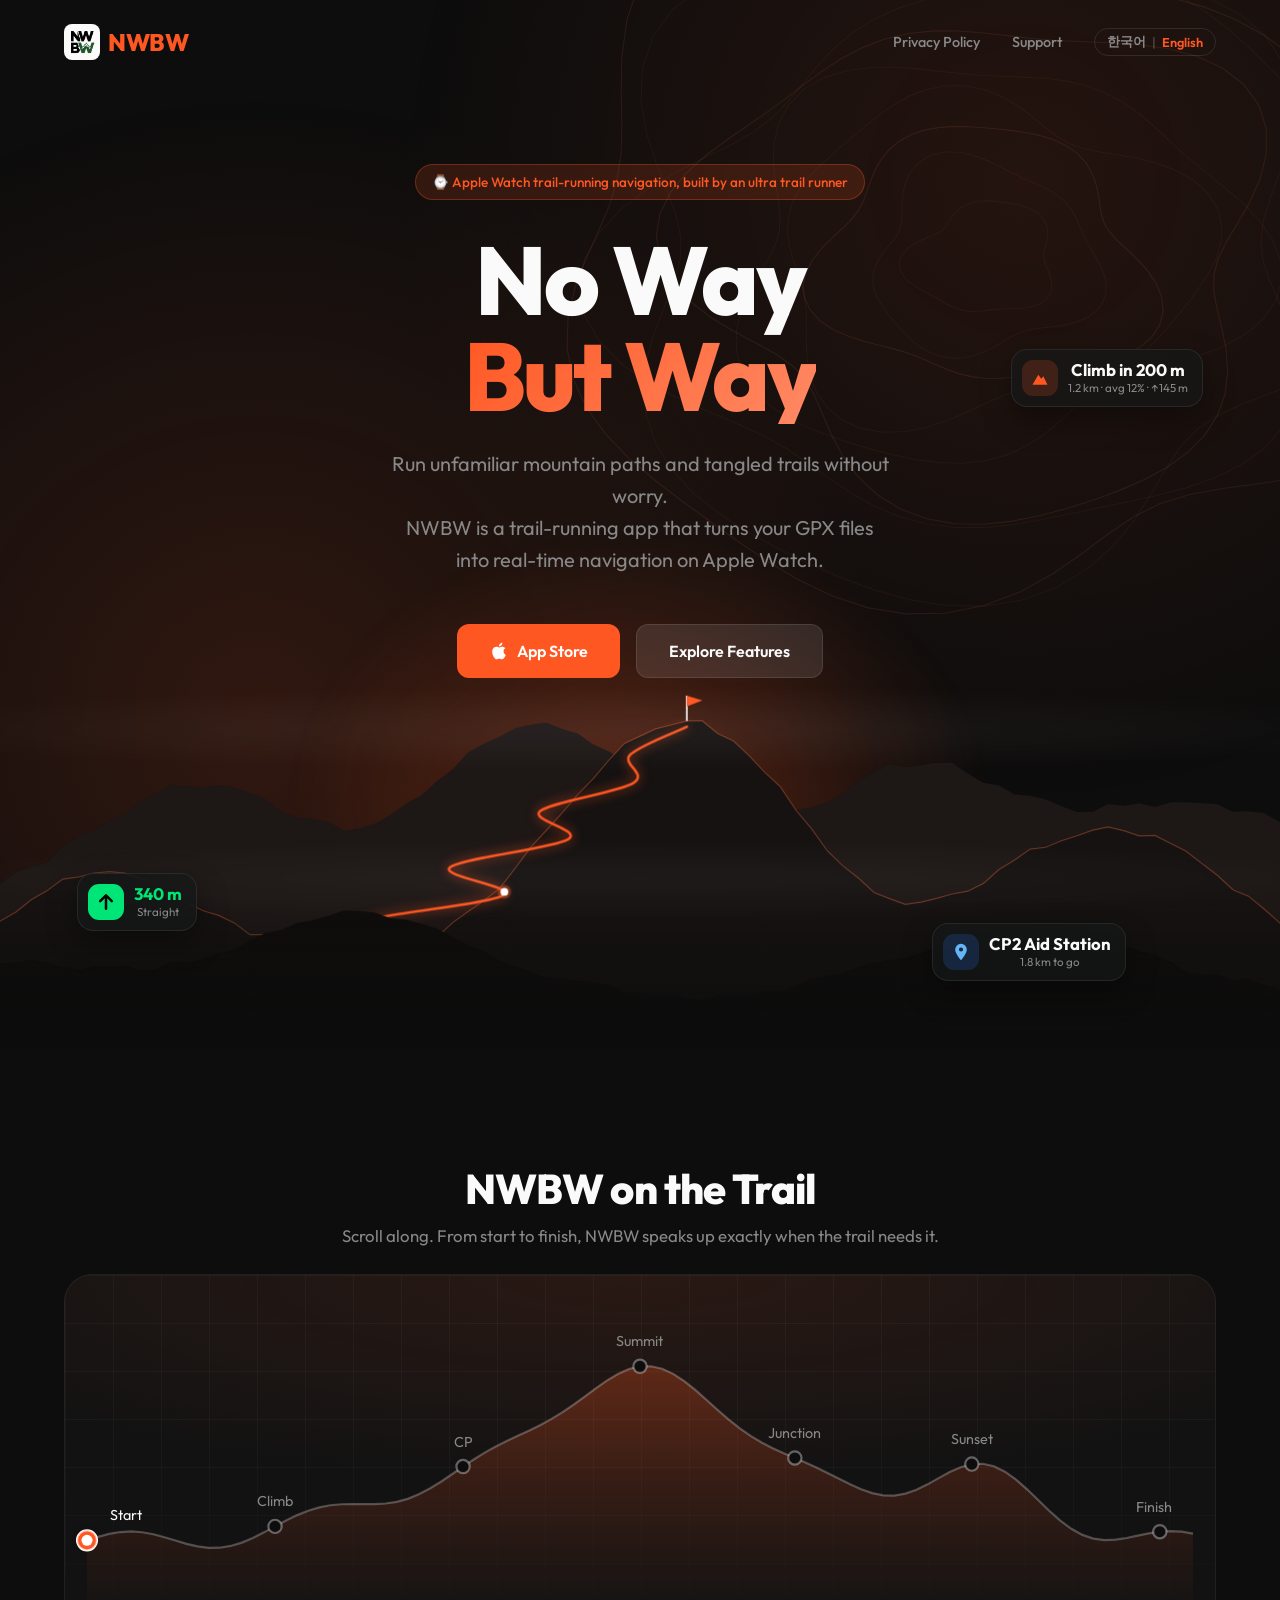
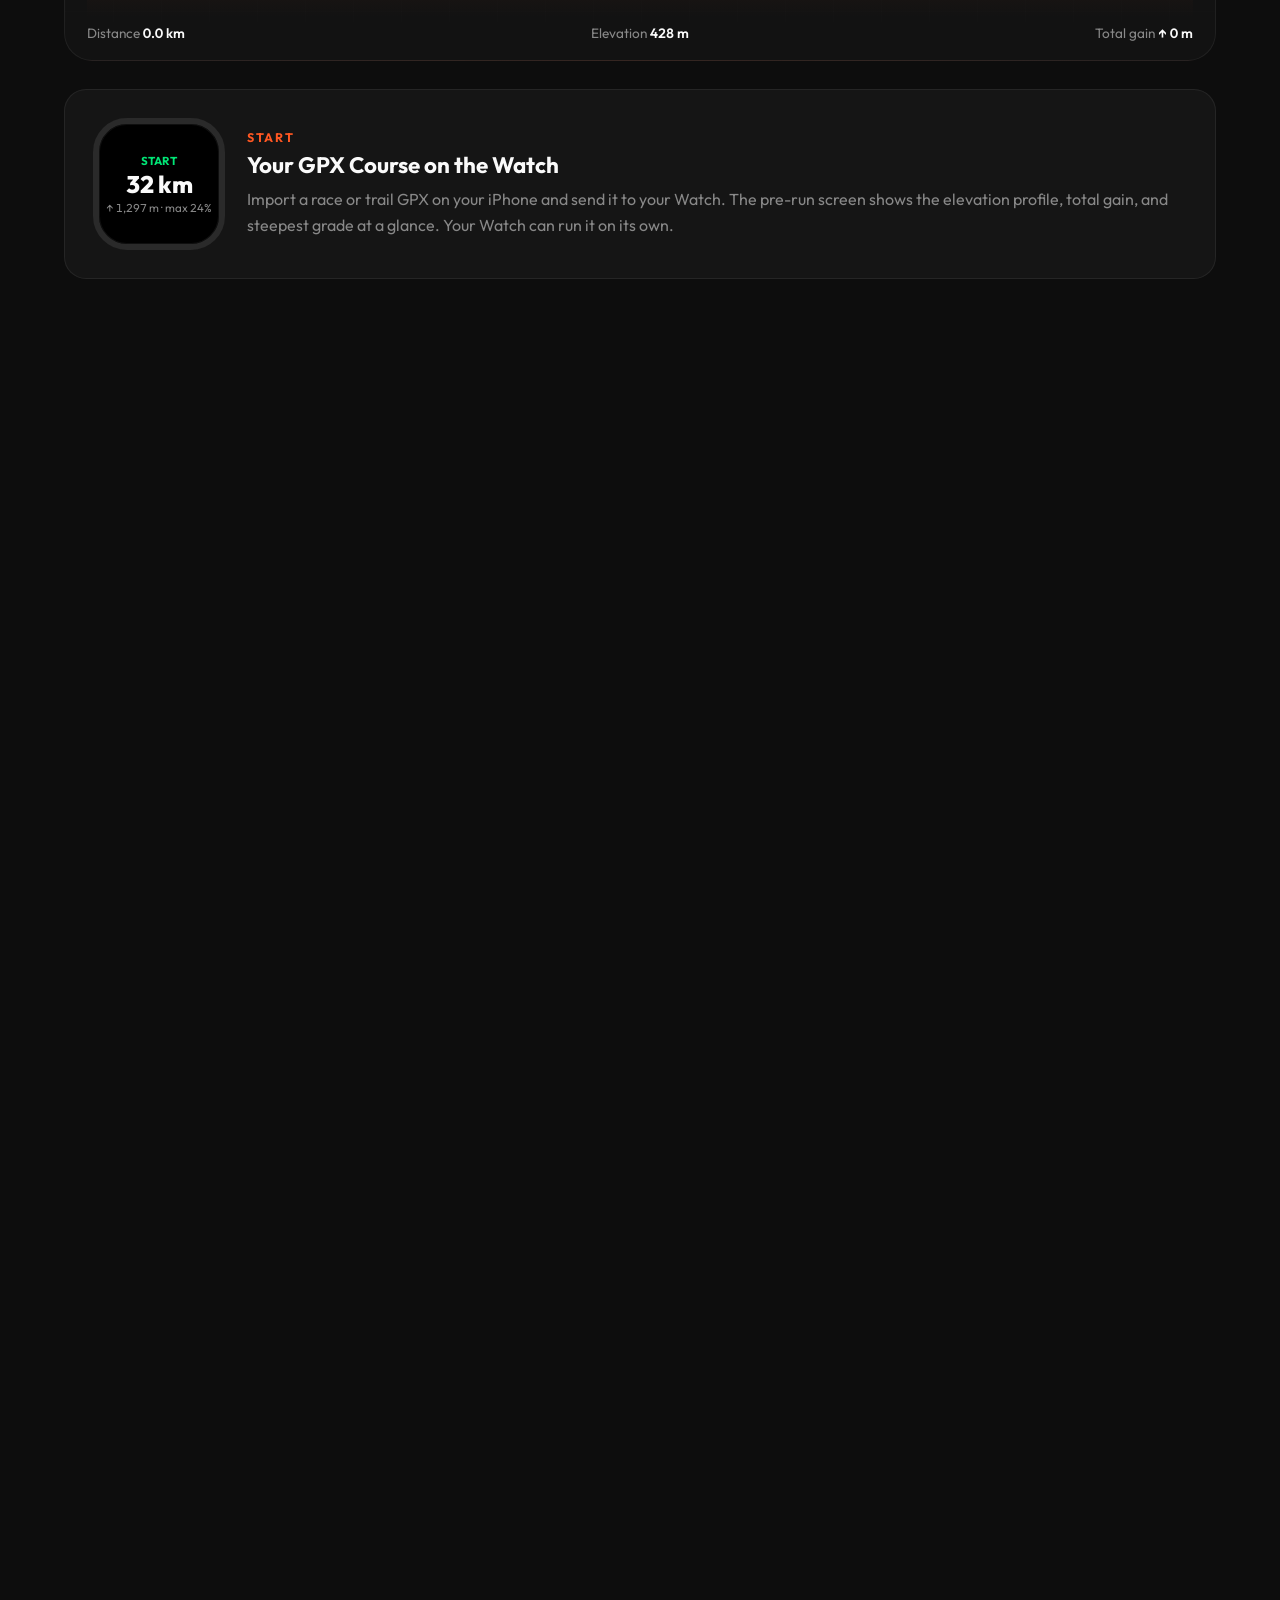
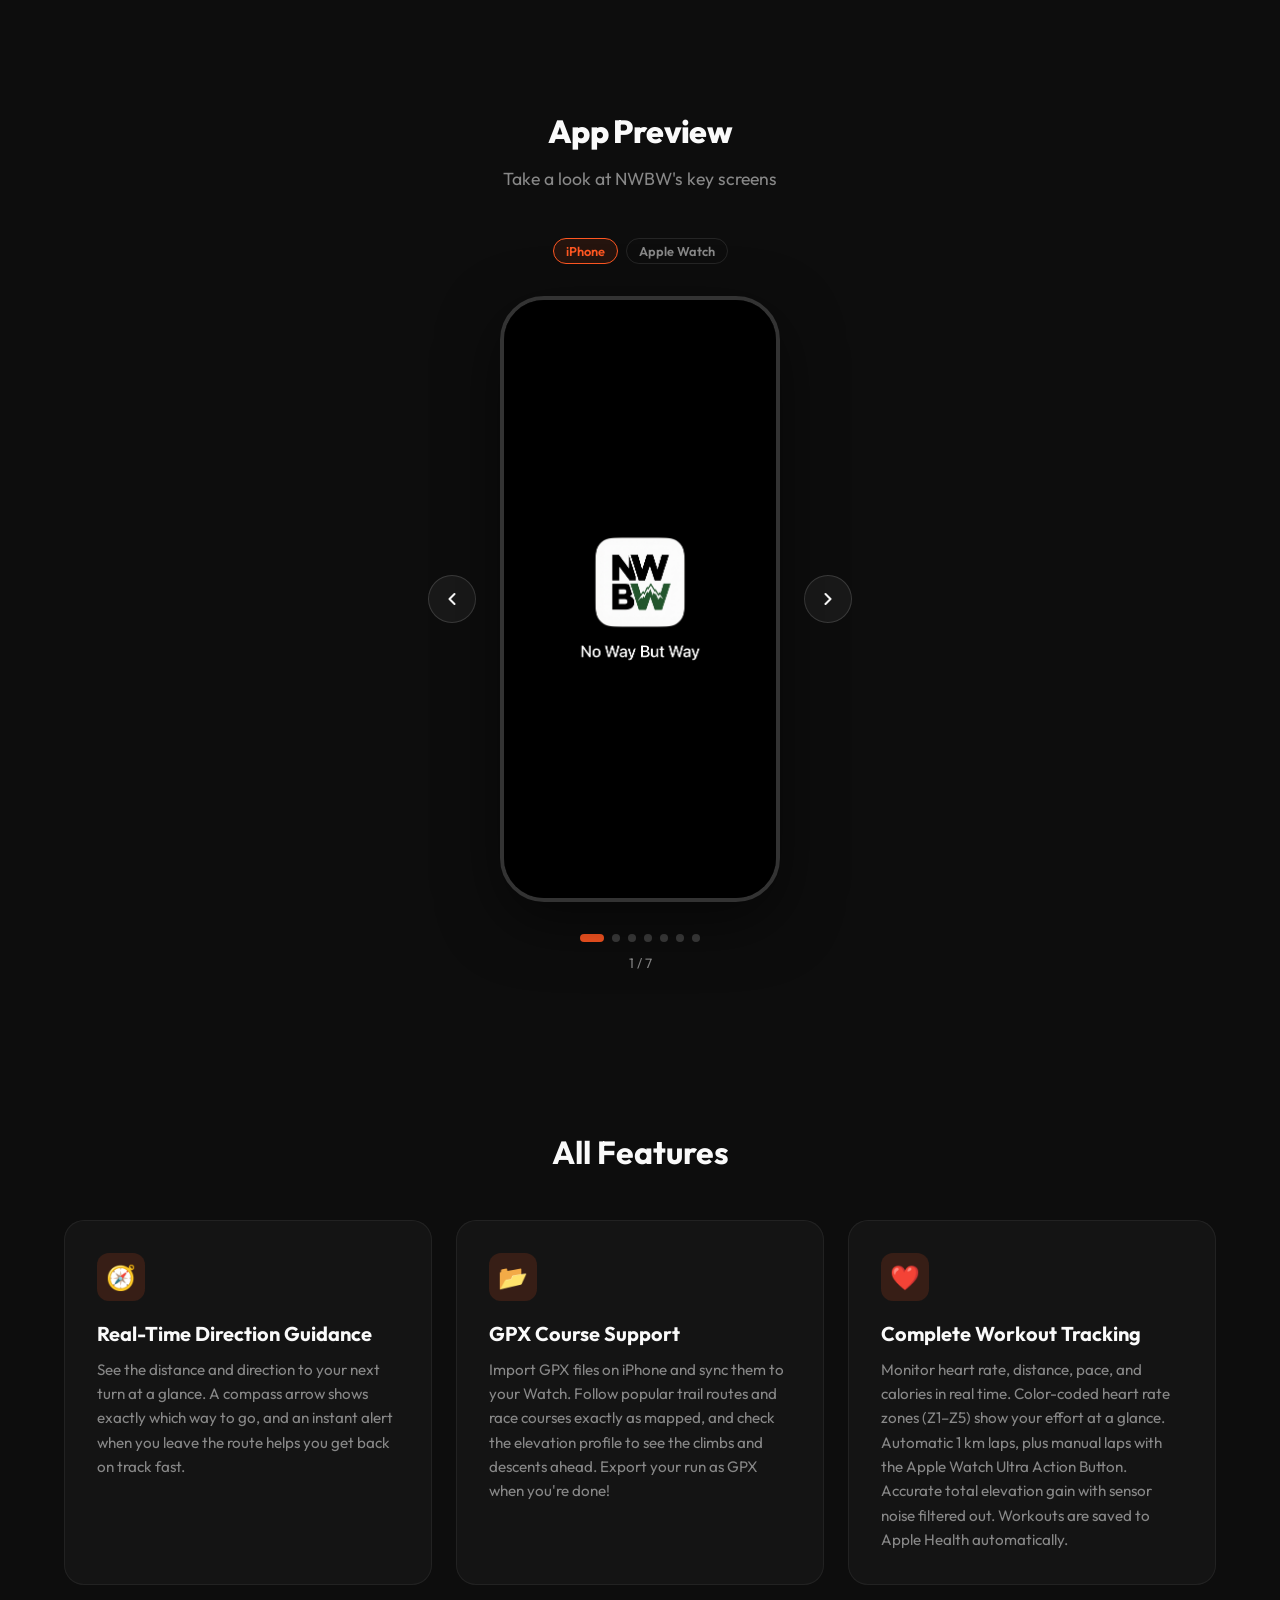
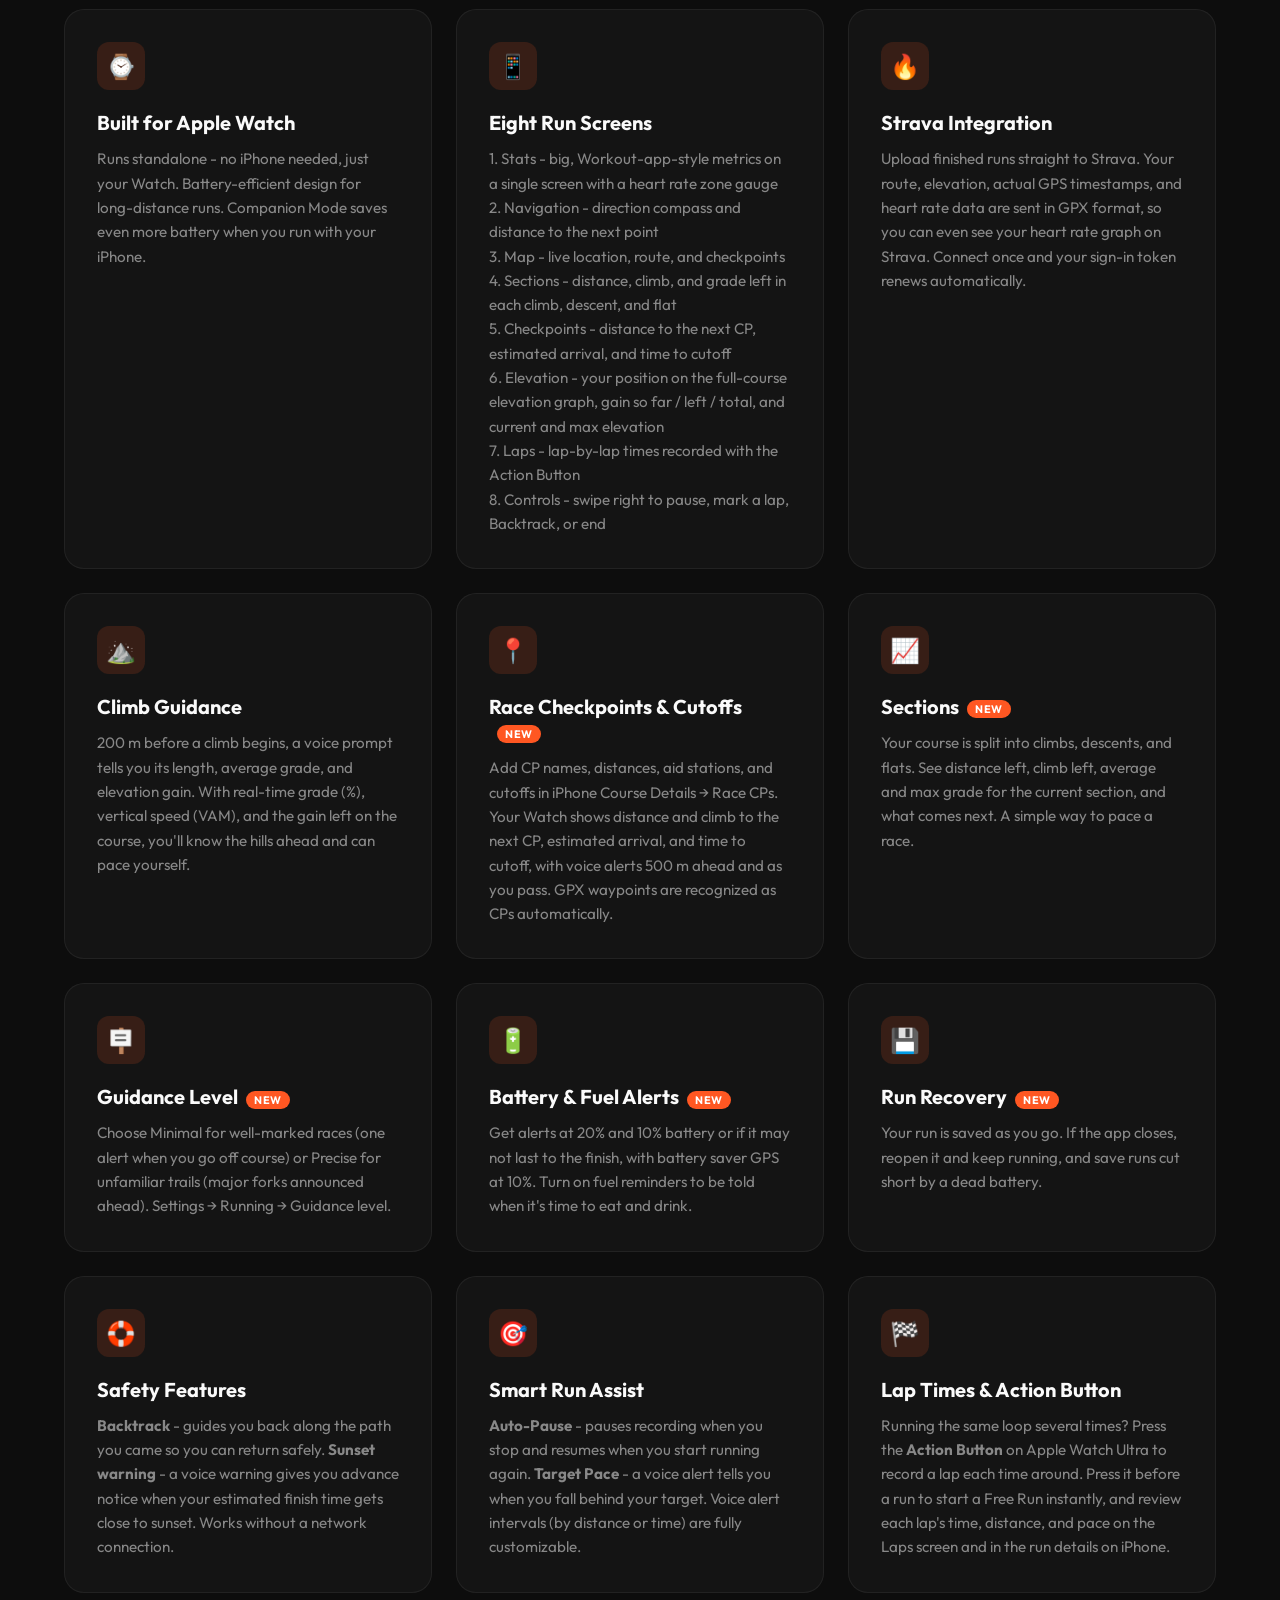
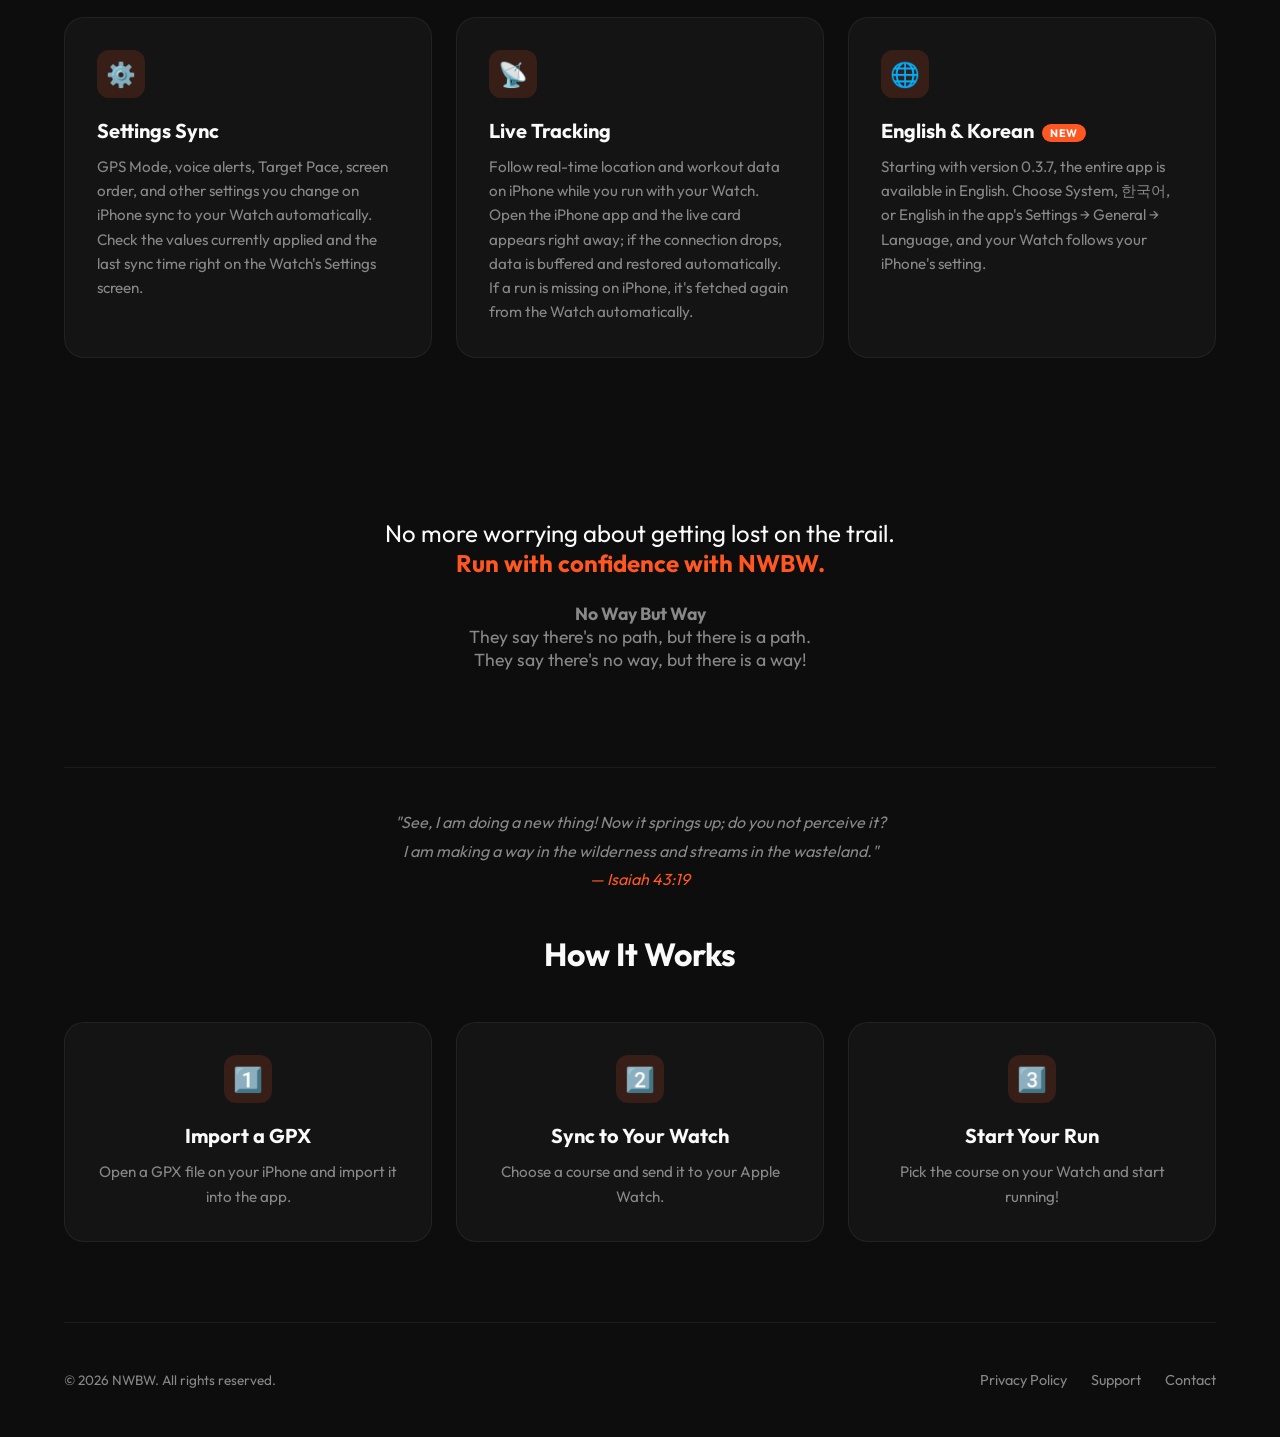
<file: en/index.html>
<!DOCTYPE html>
<html lang="en">
<head>
    <meta charset="UTF-8">
    <meta name="viewport" content="width=device-width, initial-scale=1.0">
    <title>NWBW - No Way But Way</title>
    <link rel="icon" type="image/png" href="../assets/NWBW_logo.png">
    <link rel="apple-touch-icon" href="../assets/NWBW_logo.png">
    <link rel="alternate" hreflang="ko" href="https://shine-codestove.github.io/nwbw-site/">
    <link rel="alternate" hreflang="en" href="https://shine-codestove.github.io/nwbw-site/en/">
    <link rel="alternate" hreflang="x-default" href="https://shine-codestove.github.io/nwbw-site/">
    <link rel="preconnect" href="https://fonts.googleapis.com">
    <link rel="preconnect" href="https://fonts.gstatic.com" crossorigin>
    <link href="https://fonts.googleapis.com/css2?family=Outfit:wght@300;400;600;700;800&display=swap" rel="stylesheet">
    <link rel="stylesheet" href="../motion.css">
    <style>
        :root {
            --primary: #FF5722;
            --primary-dark: #E64A19;
            --dark: #1A1A1A;
            --darker: #0D0D0D;
            --light: #FAFAFA;
            --gray: #888888;
        }

        * {
            margin: 0;
            padding: 0;
            box-sizing: border-box;
        }

        body {
            font-family: 'Outfit', sans-serif;
            background: var(--darker);
            color: var(--light);
            min-height: 100vh;
            overflow-x: hidden;
        }

        /* Animated background */
        .bg-pattern {
            position: fixed;
            top: 0;
            left: 0;
            width: 100%;
            height: 100%;
            background: 
                radial-gradient(circle at 20% 80%, rgba(255, 87, 34, 0.15) 0%, transparent 50%),
                radial-gradient(circle at 80% 20%, rgba(255, 87, 34, 0.1) 0%, transparent 50%);
            pointer-events: none;
            z-index: 0;
        }

        .container {
            position: relative;
            z-index: 1;
            max-width: 1200px;
            margin: 0 auto;
            padding: 0 24px;
        }

        /* Header */
        header {
            padding: 24px 0;
        }

        nav {
            display: flex;
            justify-content: space-between;
            align-items: center;
        }

        .logo {
            display: flex;
            align-items: center;
            gap: 8px;
            font-size: 1.5rem;
            font-weight: 800;
            letter-spacing: -0.02em;
            color: var(--primary);
            text-decoration: none;
        }

        .logo-img {
            width: 36px;
            height: 36px;
            border-radius: 8px;
        }

        .nav-links {
            display: flex;
            gap: 32px;
        }

        .nav-links a {
            color: var(--gray);
            text-decoration: none;
            font-size: 0.9rem;
            font-weight: 500;
            transition: color 0.3s ease;
        }

        .nav-links a:hover {
            color: var(--light);
        }

        /* Hero */
        .hero {
            min-height: 80vh;
            display: flex;
            flex-direction: column;
            justify-content: center;
            align-items: center;
            text-align: center;
            padding: 80px 0;
        }

        .hero-badge {
            display: inline-block;
            padding: 8px 16px;
            background: rgba(255, 87, 34, 0.15);
            border: 1px solid rgba(255, 87, 34, 0.3);
            border-radius: 100px;
            font-size: 0.85rem;
            font-weight: 500;
            color: var(--primary);
            margin-bottom: 32px;
            animation: fadeInUp 0.8s ease;
        }

        .hero h1 {
            font-size: clamp(3rem, 10vw, 6rem);
            font-weight: 800;
            line-height: 1;
            letter-spacing: -0.03em;
            margin-bottom: 24px;
            animation: fadeInUp 0.8s ease 0.1s both;
        }

        .hero h1 span {
            display: block;
            background: linear-gradient(135deg, var(--primary) 0%, #FF8A65 100%);
            -webkit-background-clip: text;
            -webkit-text-fill-color: transparent;
            background-clip: text;
        }

        .hero p {
            font-size: 1.25rem;
            color: var(--gray);
            max-width: 500px;
            margin-bottom: 48px;
            line-height: 1.6;
            animation: fadeInUp 0.8s ease 0.2s both;
        }

        .cta-group {
            display: flex;
            gap: 16px;
            flex-wrap: wrap;
            justify-content: center;
            animation: fadeInUp 0.8s ease 0.3s both;
        }

        .btn {
            display: inline-flex;
            align-items: center;
            gap: 8px;
            padding: 16px 32px;
            border-radius: 12px;
            font-size: 1rem;
            font-weight: 600;
            text-decoration: none;
            transition: all 0.3s ease;
        }

        .btn-primary {
            background: var(--primary);
            color: white;
        }

        .btn-primary:hover {
            background: var(--primary-dark);
            transform: translateY(-2px);
            box-shadow: 0 10px 40px rgba(255, 87, 34, 0.3);
        }

        .btn-secondary {
            background: rgba(255, 255, 255, 0.1);
            color: var(--light);
            border: 1px solid rgba(255, 255, 255, 0.1);
        }

        .btn-secondary:hover {
            background: rgba(255, 255, 255, 0.15);
            transform: translateY(-2px);
        }

        /* Features */
        .features {
            padding: 80px 0;
        }

        .features-grid {
            display: grid;
            grid-template-columns: repeat(auto-fit, minmax(280px, 1fr));
            gap: 24px;
        }

        .feature-card {
            background: rgba(255, 255, 255, 0.03);
            border: 1px solid rgba(255, 255, 255, 0.06);
            border-radius: 20px;
            padding: 32px;
            transition: all 0.3s ease;
        }

        .feature-card:hover {
            background: rgba(255, 255, 255, 0.05);
            transform: translateY(-4px);
        }

        .feature-icon {
            width: 48px;
            height: 48px;
            background: rgba(255, 87, 34, 0.15);
            border-radius: 12px;
            display: flex;
            align-items: center;
            justify-content: center;
            margin-bottom: 20px;
            font-size: 1.5rem;
        }

        .feature-card h3 {
            font-size: 1.25rem;
            font-weight: 700;
            margin-bottom: 12px;
        }

        .feature-card p {
            color: var(--gray);
            line-height: 1.6;
            font-size: 0.95rem;
        }

        /* Screenshot Carousel */
        .screenshots {
            padding: 80px 0;
            text-align: center;
        }

        .screenshots h2 {
            font-size: 2rem;
            font-weight: 800;
            margin-bottom: 16px;
            letter-spacing: -0.02em;
        }

        .screenshots > p {
            color: var(--gray);
            font-size: 1.1rem;
            margin-bottom: 48px;
        }

        .carousel-wrapper {
            position: relative;
            display: flex;
            align-items: center;
            justify-content: center;
            gap: 24px;
        }

        .carousel-btn {
            width: 48px;
            height: 48px;
            border-radius: 50%;
            border: 1px solid rgba(255, 255, 255, 0.15);
            background: rgba(255, 255, 255, 0.05);
            color: var(--light);
            font-size: 1.2rem;
            cursor: pointer;
            transition: all 0.3s ease;
            display: flex;
            align-items: center;
            justify-content: center;
            flex-shrink: 0;
        }

        .carousel-btn:hover {
            background: rgba(255, 87, 34, 0.2);
            border-color: var(--primary);
            color: var(--primary);
        }

        .iphone-frame {
            width: 280px;
            height: 606px;
            border-radius: 44px;
            border: 4px solid #333;
            background: #000;
            position: relative;
            overflow: hidden;
            box-shadow: 0 20px 60px rgba(0, 0, 0, 0.5), inset 0 0 0 1px rgba(255, 255, 255, 0.1);
            flex-shrink: 0;
        }

        .iphone-notch {
            position: absolute;
            top: 10px;
            left: 50%;
            transform: translateX(-50%);
            width: 100px;
            height: 28px;
            background: #000;
            border-radius: 20px;
            z-index: 10;
        }

        .carousel-track {
            display: flex;
            transition: transform 0.4s cubic-bezier(0.25, 0.46, 0.45, 0.94);
            height: 100%;
            touch-action: pan-y;
        }

        .carousel-slide {
            min-width: 100%;
            height: 100%;
        }

        .carousel-slide img {
            width: 100%;
            height: 100%;
            object-fit: cover;
            display: block;
            user-select: none;
            -webkit-user-drag: none;
        }

        .carousel-dots {
            display: flex;
            justify-content: center;
            gap: 8px;
            margin-top: 32px;
        }

        .carousel-dot {
            width: 8px;
            height: 8px;
            border-radius: 50%;
            border: none;
            background: rgba(255, 255, 255, 0.2);
            cursor: pointer;
            transition: all 0.3s ease;
            padding: 0;
        }

        .carousel-dot.active {
            background: var(--primary);
            width: 24px;
            border-radius: 4px;
        }

        .carousel-counter {
            color: var(--gray);
            font-size: 0.85rem;
            margin-top: 12px;
        }

        /* Apple Watch Ultra Frame */
        .watch-frame {
            width: 260px;
            height: 318px;
            border-radius: 72px;
            border: 5px solid #3a3a3c;
            background: #000;
            position: relative;
            overflow: hidden;
            box-shadow: 0 20px 60px rgba(0, 0, 0, 0.5), inset 0 0 0 1px rgba(255, 255, 255, 0.08);
            flex-shrink: 0;
        }

        /* Digital Crown (right side) */
        .watch-frame::before {
            content: '';
            position: absolute;
            right: -12px;
            top: 50%;
            transform: translateY(-50%);
            width: 8px;
            height: 32px;
            background: linear-gradient(180deg, #555 0%, #3a3a3c 50%, #555 100%);
            border-radius: 3px;
            z-index: 20;
        }

        /* Action Button (left, orange) */
        .watch-frame::after {
            content: '';
            position: absolute;
            left: -12px;
            top: 50%;
            transform: translateY(-50%);
            width: 8px;
            height: 24px;
            background: linear-gradient(180deg, #FF7A3D 0%, #E64A19 100%);
            border-radius: 3px;
            z-index: 20;
        }

        .device-label {
            display: flex;
            align-items: center;
            justify-content: center;
            gap: 8px;
            color: var(--gray);
            font-size: 0.9rem;
            margin-bottom: 32px;
        }

        .device-label span {
            display: inline-block;
            padding: 4px 12px;
            border-radius: 100px;
            font-weight: 600;
            font-size: 0.8rem;
            cursor: pointer;
            transition: all 0.3s ease;
            color: var(--gray);
            border: 1px solid rgba(255, 255, 255, 0.1);
        }

        .device-label span.active {
            color: var(--primary);
            border-color: var(--primary);
            background: rgba(255, 87, 34, 0.1);
        }

        /* Footer */
        footer {
            padding: 48px 0;
            border-top: 1px solid rgba(255, 255, 255, 0.06);
            margin-top: 80px;
        }

        .footer-content {
            display: flex;
            justify-content: space-between;
            align-items: center;
            flex-wrap: wrap;
            gap: 24px;
        }

        .footer-links {
            display: flex;
            gap: 24px;
        }

        .footer-links a {
            color: var(--gray);
            text-decoration: none;
            font-size: 0.9rem;
            transition: color 0.3s ease;
        }

        .footer-links a:hover {
            color: var(--light);
        }

        .copyright {
            color: var(--gray);
            font-size: 0.85rem;
        }

        /* Animations */
        @keyframes fadeInUp {
            from {
                opacity: 0;
                transform: translateY(30px);
            }
            to {
                opacity: 1;
                transform: translateY(0);
            }
        }

        /* Mobile */
        /* Language switch (visible on mobile too) */
        .nav-right {
            display: flex;
            align-items: center;
            gap: 32px;
        }

        .lang-switch {
            display: flex;
            align-items: center;
            gap: 6px;
            padding: 4px 12px;
            border: 1px solid rgba(255, 255, 255, 0.1);
            border-radius: 100px;
            font-size: 0.8rem;
            font-weight: 600;
            white-space: nowrap;
        }

        .lang-switch a {
            color: var(--gray);
            text-decoration: none;
            transition: color 0.3s ease;
        }

        .lang-switch a:hover {
            color: var(--light);
        }

        .lang-switch a.active {
            color: var(--primary);
        }

        .lang-switch .sep {
            color: rgba(255, 255, 255, 0.2);
        }

        @media (max-width: 768px) {
            .nav-links {
                display: none;
            }

            .hero {
                min-height: 70vh;
                padding: 60px 0;
            }

            .carousel-btn {
                display: none;
            }

            .iphone-frame {
                width: 240px;
                height: 520px;
                border-radius: 36px;
            }

            .iphone-notch {
                width: 84px;
                height: 24px;
                top: 8px;
            }

            .watch-frame {
                width: 220px;
                height: 270px;
                border-radius: 62px;
            }

            .footer-content {
                flex-direction: column;
                text-align: center;
            }
        }
    </style>
</head>
<body>
    <div class="bg-pattern"></div>

    <div class="container">
        <header>
            <nav>
                <a href="index.html" class="logo"><img src="../assets/NWBW_logo.png" alt="NWBW" class="logo-img">NWBW</a>
                <div class="nav-right">
                    <div class="nav-links">
                        <a href="privacy.html">Privacy Policy</a>
                        <a href="support.html">Support</a>
                    </div>
                    <div class="lang-switch" aria-label="Language">
                        <a href="../index.html" hreflang="ko" lang="ko">한국어</a>
                        <span class="sep" aria-hidden="true">|</span>
                        <a href="index.html" class="active" aria-current="page" lang="en">English</a>
                    </div>
                </div>
            </nav>
        </header>

        <main>
            <section class="hero">
                <div class="hero-scene" aria-hidden="true">
                    <svg class="hs-contours" viewBox="-480 -380 960 760"><path d="M64.1,0.0 L65.4,4.6 L67.4,9.5 L69.6,14.9 L71.4,20.8 L72.3,27.0 L71.6,33.1 L69.3,38.8 L65.1,43.7 L59.4,47.6 L52.7,50.2 L45.4,51.8 L37.9,52.6 L30.8,52.8 L24.0,52.8 L17.7,53.0 L11.8,53.4 L5.9,54.0 L0.0,54.8 L-6.1,55.4 L-12.2,55.6 L-18.5,55.2 L-24.6,54.0 L-30.4,52.2 L-35.9,49.8 L-41.2,47.0 L-46.2,44.1 L-51.4,41.1 L-56.8,38.1 L-62.6,35.1 L-68.7,31.7 L-74.9,27.9 L-80.7,23.5 L-85.6,18.4 L-89.0,12.6 L-90.4,6.3 L-89.5,0.0 L-86.4,-6.1 L-81.5,-11.5 L-75.1,-16.1 L-68.1,-19.8 L-61.2,-22.8 L-54.9,-25.3 L-49.6,-27.8 L-45.3,-30.4 L-42.0,-33.6 L-39.2,-37.3 L-36.4,-41.6 L-33.3,-46.2 L-29.5,-50.6 L-24.9,-54.7 L-19.4,-58.0 L-13.3,-60.4 L-6.8,-61.8 L-0.0,-62.4 L6.8,-62.3 L13.6,-61.7 L20.4,-60.9 L27.2,-59.8 L34.1,-58.5 L41.0,-56.8 L47.7,-54.5 L53.9,-51.4 L59.3,-47.5 L63.6,-42.7 L66.4,-37.2 L67.7,-31.3 L67.7,-25.3 L66.8,-19.4 L65.5,-14.0 L64.3,-9.1 L63.7,-4.5Z"/><path d="M120.3,0.0 L124.9,8.7 L128.6,18.1 L130.5,28.0 L129.8,37.8 L126.3,47.1 L119.7,55.3 L110.5,61.9 L99.5,66.8 L87.4,70.0 L75.4,71.8 L63.9,73.1 L53.6,74.3 L44.4,76.2 L36.0,79.2 L27.9,83.3 L19.5,88.4 L10.3,93.9 L0.0,99.0 L-11.3,103.0 L-23.2,105.3 L-35.3,105.4 L-47.0,103.4 L-57.9,99.4 L-67.7,93.8 L-76.3,87.1 L-83.8,79.9 L-90.7,72.5 L-97.0,65.1 L-102.9,57.6 L-108.4,50.1 L-113.1,42.2 L-116.6,33.9 L-118.5,25.4 L-118.4,16.7 L-116.3,8.1 L-112.4,0.0 L-107.3,-7.5 L-101.7,-14.4 L-96.5,-20.7 L-92.2,-26.9 L-89.4,-33.3 L-88.0,-40.6 L-87.5,-49.0 L-87.4,-58.6 L-86.5,-69.2 L-84.1,-80.2 L-79.5,-90.9 L-72.4,-100.3 L-62.8,-107.7 L-51.2,-112.5 L-38.4,-114.6 L-25.1,-113.9 L-12.1,-111.1 L-0.0,-106.8 L11.1,-101.7 L21.3,-96.5 L30.7,-91.7 L39.7,-87.3 L48.6,-83.4 L57.4,-79.6 L66.1,-75.5 L74.4,-70.9 L81.8,-65.5 L88.3,-59.3 L93.6,-52.4 L97.7,-45.1 L101.1,-37.7 L104.2,-30.3 L107.5,-23.0 L111.2,-15.7 L115.6,-8.1Z"/><path d="M163.5,0.0 L174.5,12.2 L183.7,25.9 L189.6,40.6 L191.1,55.6 L187.5,70.0 L179.2,82.8 L166.9,93.5 L151.6,101.8 L134.8,107.8 L117.5,112.0 L100.6,115.0 L84.7,117.3 L69.7,119.6 L55.5,121.9 L41.6,124.2 L27.8,126.1 L13.9,127.2 L0.0,127.0 L-13.7,125.2 L-26.9,122.0 L-39.4,117.7 L-51.2,112.6 L-62.6,107.5 L-74.1,102.7 L-86.2,98.5 L-99.4,94.8 L-114.0,91.2 L-129.7,87.1 L-145.9,81.7 L-161.5,74.6 L-175.1,65.3 L-185.4,54.0 L-191.5,41.1 L-192.9,27.2 L-189.6,13.3 L-182.4,0.0 L-172.7,-12.1 L-161.9,-22.8 L-151.4,-32.5 L-142.3,-41.4 L-135.1,-50.4 L-129.7,-59.9 L-125.6,-70.3 L-121.6,-81.7 L-116.9,-93.5 L-110.5,-105.4 L-101.8,-116.3 L-90.7,-125.7 L-77.5,-133.0 L-62.8,-138.0 L-47.1,-140.7 L-31.2,-141.7 L-15.5,-141.4 L-0.0,-140.3 L15.2,-138.9 L30.2,-137.2 L45.2,-135.0 L60.0,-131.9 L74.3,-127.5 L87.5,-121.3 L99.1,-113.2 L108.4,-103.3 L115.1,-92.1 L119.5,-80.2 L122.0,-68.3 L123.6,-57.1 L125.4,-46.8 L128.7,-37.5 L134.1,-28.8 L142.1,-20.0 L152.2,-10.7Z"/><path d="M247.3,0.0 L238.8,16.7 L228.5,32.2 L217.6,46.6 L206.6,60.2 L195.7,73.0 L184.7,85.3 L173.1,96.9 L160.2,107.6 L145.9,116.7 L130.1,124.1 L113.2,129.4 L95.8,132.8 L78.6,134.9 L62.1,136.5 L46.4,138.6 L31.3,141.9 L16.1,147.2 L0.0,154.3 L-17.8,162.8 L-37.8,171.5 L-59.9,178.9 L-83.6,183.7 L-107.6,184.5 L-130.4,180.7 L-150.5,171.9 L-166.7,158.9 L-178.3,142.6 L-185.4,124.5 L-188.8,105.7 L-189.6,87.6 L-189.5,70.7 L-189.7,55.3 L-191.3,41.0 L-194.4,27.4 L-198.8,13.9 L-203.6,0.0 L-207.5,-14.5 L-209.5,-29.6 L-208.7,-44.7 L-204.6,-59.6 L-197.5,-73.7 L-187.7,-86.7 L-176.3,-98.7 L-163.9,-110.0 L-151.2,-120.9 L-138.3,-131.9 L-125.1,-143.0 L-111.3,-154.2 L-96.1,-164.8 L-79.3,-174.2 L-60.7,-181.2 L-40.8,-185.0 L-20.2,-185.0 L-0.0,-181.0 L19.0,-173.5 L36.0,-163.5 L51.0,-152.3 L64.3,-141.3 L76.8,-131.7 L89.6,-124.1 L103.9,-118.7 L120.6,-114.9 L139.8,-111.8 L161.1,-108.2 L183.5,-102.8 L205.1,-94.7 L224.3,-83.7 L239.4,-69.7 L249.4,-53.5 L253.7,-35.8 L252.7,-17.7Z"/><path d="M315.9,0.0 L317.6,22.2 L311.5,43.9 L297.8,63.8 L277.5,80.8 L252.6,94.2 L225.5,104.2 L198.7,111.3 L173.9,116.8 L152.5,122.0 L134.7,128.4 L119.7,136.8 L106.5,147.6 L93.5,160.3 L79.2,174.2 L62.9,187.8 L44.0,199.8 L22.9,209.2 L0.0,215.1 L-23.8,217.6 L-47.8,216.9 L-71.6,213.8 L-95.1,209.0 L-118.4,203.1 L-141.7,196.3 L-165.0,188.6 L-188.2,179.4 L-210.3,168.2 L-230.2,154.5 L-246.6,138.1 L-258.1,119.2 L-264.0,98.5 L-264.1,76.9 L-259.1,55.5 L-250.4,35.3 L-240.1,16.8 L-230.2,0.0 L-222.5,-15.6 L-218.3,-30.8 L-217.5,-46.6 L-219.4,-63.9 L-222.5,-83.0 L-224.7,-103.8 L-223.8,-125.4 L-218.3,-146.6 L-207.4,-165.9 L-190.9,-182.0 L-169.8,-194.0 L-145.4,-201.4 L-119.3,-204.8 L-93.2,-204.8 L-67.9,-202.8 L-44.1,-200.1 L-21.6,-197.7 L-0.0,-196.0 L21.3,-195.0 L42.8,-194.3 L64.7,-193.1 L86.6,-190.3 L108.0,-185.4 L128.4,-177.9 L147.1,-168.1 L164.0,-156.4 L179.4,-143.5 L193.8,-130.1 L208.3,-116.7 L223.6,-103.3 L240.3,-89.7 L258.3,-75.2 L276.5,-59.3 L293.5,-41.4 L307.4,-21.5Z"/><path d="M249.5,0.0 L245.1,17.2 L245.1,34.6 L248.6,53.3 L253.8,73.9 L258.3,96.4 L259.9,120.1 L257.1,144.0 L248.8,167.0 L235.1,188.1 L216.7,206.6 L194.6,222.3 L170.0,235.5 L143.9,246.8 L116.8,256.8 L89.0,265.6 L60.2,273.4 L30.5,279.3 L0.0,282.6 L-30.8,282.1 L-61.0,276.8 L-89.2,266.4 L-114.2,250.9 L-134.9,231.4 L-151.0,209.3 L-163.2,186.4 L-172.5,164.5 L-181.1,144.8 L-190.8,128.1 L-203.7,114.1 L-220.7,101.9 L-241.8,90.2 L-265.9,77.4 L-291.0,62.4 L-314.4,44.3 L-333.2,23.3 L-345.4,0.0 L-349.6,-24.5 L-345.6,-48.7 L-334.2,-71.6 L-317.2,-92.4 L-296.7,-110.7 L-274.8,-126.9 L-253.1,-141.8 L-232.5,-156.1 L-212.9,-170.3 L-193.9,-184.9 L-174.5,-199.3 L-153.8,-213.1 L-131.2,-225.1 L-106.7,-234.6 L-80.6,-240.8 L-53.7,-243.6 L-26.6,-243.5 L-0.0,-241.4 L26.1,-238.4 L51.9,-235.5 L78.2,-233.3 L105.6,-232.0 L134.6,-230.9 L165.2,-228.9 L196.5,-224.6 L227.1,-216.5 L254.7,-203.8 L277.4,-186.2 L293.2,-164.2 L301.1,-139.1 L301.1,-112.3 L294.5,-85.8 L283.4,-60.7 L270.4,-38.1 L258.4,-18.1Z"/><path d="M297.4,0.0 L304.2,21.3 L314.1,44.3 L324.5,69.6 L332.3,96.8 L335.1,125.0 L330.8,152.8 L318.8,178.6 L299.5,201.1 L274.3,219.5 L245.1,233.7 L213.9,244.4 L182.2,252.5 L151.1,259.2 L120.8,265.5 L91.0,271.8 L61.3,277.9 L31.0,283.1 L0.0,286.2 L-31.3,286.1 L-62.2,282.2 L-91.8,274.0 L-119.3,262.2 L-144.4,247.8 L-167.4,232.0 L-189.3,216.3 L-211.5,201.6 L-235.3,188.3 L-262.0,175.9 L-291.7,163.4 L-323.6,149.5 L-355.9,132.8 L-385.7,112.3 L-410.0,87.9 L-426.0,60.1 L-431.6,30.2 L-426.1,0.0 L-410.2,-28.7 L-386.0,-54.5 L-356.5,-76.4 L-325.1,-94.6 L-294.6,-109.9 L-267.3,-123.5 L-244.3,-136.9 L-225.4,-151.3 L-209.4,-167.6 L-194.6,-185.5 L-179.1,-204.6 L-161.4,-223.7 L-140.6,-241.3 L-116.7,-256.4 L-89.9,-268.4 L-61.1,-277.1 L-31.0,-283.1 L-0.0,-287.1 L31.7,-289.9 L64.4,-292.2 L98.4,-293.9 L133.9,-294.4 L170.5,-292.6 L207.2,-287.1 L242.3,-276.8 L273.6,-260.9 L299.1,-239.3 L317.0,-212.8 L326.6,-183.0 L328.3,-151.6 L323.5,-120.7 L315.0,-91.7 L305.6,-65.5 L298.3,-42.1 L295.3,-20.7Z"/><path d="M457.9,0.0 L452.1,31.6 L435.8,61.5 L410.3,88.0 L378.3,110.1 L342.9,127.9 L307.7,142.1 L275.7,154.5 L248.7,166.9 L227.0,181.6 L209.7,199.9 L194.7,222.5 L179.4,248.6 L161.4,276.8 L138.7,304.8 L110.5,330.0 L77.2,350.1 L39.8,363.7 L0.0,370.0 L-40.4,369.4 L-80.0,363.1 L-118.0,352.4 L-154.2,339.0 L-188.8,323.8 L-221.9,307.5 L-253.7,289.9 L-283.7,270.5 L-310.8,248.6 L-333.5,223.9 L-350.4,196.3 L-360.4,166.4 L-363.0,135.4 L-359.1,104.6 L-350.5,75.1 L-339.9,47.9 L-330.2,23.1 L-324.1,0.0 L-323.3,-22.6 L-328.2,-46.3 L-337.7,-72.4 L-349.4,-101.7 L-359.9,-134.3 L-365.9,-169.0 L-364.3,-204.0 L-353.3,-237.1 L-332.4,-265.9 L-302.8,-288.7 L-266.4,-304.4 L-226.0,-313.2 L-184.3,-316.3 L-143.5,-315.4 L-104.7,-312.7 L-68.3,-310.0 L-33.7,-308.5 L-0.0,-308.4 L33.8,-309.3 L68.3,-309.9 L103.4,-308.7 L138.4,-304.2 L172.4,-295.7 L204.2,-282.9 L233.1,-266.3 L259.0,-246.9 L282.4,-225.9 L304.4,-204.3 L326.3,-182.8 L349.0,-161.2 L372.9,-139.1 L397.4,-115.7 L420.6,-90.2 L440.2,-62.1 L453.4,-31.7Z"/><path d="M517.7,0.0 L532.2,37.2 L537.0,75.8 L530.1,113.6 L510.6,148.7 L479.5,178.9 L439.0,202.8 L392.8,220.0 L344.7,231.4 L298.3,238.7 L256.2,244.3 L219.6,250.9 L188.1,260.6 L160.0,274.5 L133.1,292.6 L105.0,313.6 L73.9,335.1 L38.8,354.6 L0.0,369.4 L-41.3,377.6 L-83.4,378.2 L-124.4,371.6 L-163.2,358.7 L-199.0,341.4 L-232.0,321.5 L-263.0,300.5 L-292.8,279.2 L-322.2,257.8 L-351.1,235.7 L-378.8,212.2 L-403.7,186.5 L-424.1,158.2 L-438.1,127.6 L-444.7,95.3 L-443.7,62.6 L-436.4,30.5 L-424.8,0.0 L-411.7,-28.8 L-399.9,-56.4 L-391.4,-83.9 L-387.1,-112.7 L-386.3,-144.1 L-387.0,-178.8 L-386.3,-216.4 L-380.8,-255.6 L-367.7,-294.2 L-345.3,-329.2 L-313.2,-357.8 L-272.7,-377.8 L-226.1,-387.9 L-176.6,-388.2 L-127.4,-380.3 L-80.8,-366.4 L-38.2,-349.6 L-0.0,-332.7 L34.8,-317.8 L67.5,-306.1 L99.7,-297.6 L132.5,-291.3 L166.4,-285.5 L201.0,-278.6 L235.4,-268.9 L268.3,-255.8 L298.7,-239.0 L326.2,-219.0 L351.2,-196.7 L374.4,-172.9 L397.4,-148.2 L421.1,-122.6 L446.0,-95.6 L471.7,-66.5 L496.5,-34.7Z"/></svg>
                    <div class="hs-glow"></div>
                    <svg class="hs-ridges" viewBox="0 0 1440 420" preserveAspectRatio="xMidYMax slice">
                        <g class="layer r3"><path d="M0,420 L0.0,279.7 L16.0,277.1 L32.0,268.4 L48.0,259.1 L64.0,248.9 L80.0,237.9 L96.0,230.9 L112.0,226.8 L128.0,211.3 L144.0,199.3 L160.0,194.8 L176.0,184.2 L192.0,177.5 L208.0,164.3 L224.0,155.5 L240.0,147.4 L256.0,149.1 L272.0,150.2 L288.0,147.5 L304.0,150.2 L320.0,156.0 L336.0,162.1 L352.0,175.4 L368.0,180.3 L384.0,182.5 L400.0,185.3 L416.0,194.5 L432.0,192.3 L448.0,187.7 L464.0,178.4 L480.0,166.9 L496.0,158.2 L512.0,143.6 L528.0,131.4 L544.0,114.0 L560.0,105.2 L576.0,98.2 L592.0,89.5 L608.0,85.8 L624.0,83.7 L640.0,90.3 L656.0,94.8 L672.0,106.1 L688.0,113.3 L704.0,122.8 L720.0,132.3 L736.0,145.4 L752.0,160.2 L768.0,170.0 L784.0,177.8 L800.0,181.3 L816.0,188.3 L832.0,191.9 L848.0,191.7 L864.0,183.8 L880.0,173.1 L896.0,170.8 L912.0,165.3 L928.0,156.3 L944.0,143.3 L960.0,134.5 L976.0,126.5 L992.0,129.2 L1008.0,127.4 L1024.0,124.9 L1040.0,124.9 L1056.0,135.5 L1072.0,145.3 L1088.0,147.9 L1104.0,157.2 L1120.0,158.6 L1136.0,162.2 L1152.0,169.1 L1168.0,175.4 L1184.0,175.0 L1200.0,167.0 L1216.0,169.0 L1232.0,166.2 L1248.0,170.2 L1264.0,165.3 L1280.0,165.4 L1296.0,166.1 L1312.0,167.2 L1328.0,175.1 L1344.0,174.4 L1360.0,176.2 L1376.0,185.5 L1392.0,192.4 L1408.0,204.7 L1424.0,215.3 L1440.0,224.5 L1440,420 Z"/></g>
                        <g class="layer r2"><path d="M0,420 L0.0,315.8 L16.0,308.9 L32.0,303.4 L48.0,291.6 L64.0,287.1 L80.0,277.9 L96.0,265.1 L112.0,256.0 L128.0,244.2 L144.0,242.0 L160.0,238.0 L176.0,236.6 L192.0,238.1 L208.0,243.7 L224.0,247.4 L240.0,257.7 L256.0,268.4 L272.0,276.7 L288.0,281.4 L304.0,289.1 L320.0,301.2 L336.0,301.2 L352.0,308.7 L368.0,307.7 L384.0,311.1 L400.0,315.8 L416.0,319.3 L432.0,321.6 L448.0,316.1 L464.0,318.0 L480.0,317.5 L496.0,311.4 L512.0,303.2 L528.0,288.7 L544.0,277.2 L560.0,266.1 L576.0,253.7 L592.0,232.9 L608.0,211.5 L624.0,194.1 L640.0,176.2 L656.0,157.5 L672.0,141.2 L688.0,122.1 L704.0,105.1 L720.0,97.6 L736.0,90.2 L752.0,86.2 L768.0,82.0 L784.0,82.0 L800.0,95.2 L816.0,102.6 L832.0,117.8 L848.0,134.7 L864.0,149.6 L880.0,173.6 L896.0,192.8 L912.0,215.1 L928.0,230.6 L944.0,243.1 L960.0,257.9 L976.0,264.2 L992.0,270.1 L1008.0,267.8 L1024.0,264.0 L1040.0,259.5 L1056.0,256.6 L1072.0,248.6 L1088.0,234.3 L1104.0,224.7 L1120.0,213.4 L1136.0,211.5 L1152.0,204.8 L1168.0,199.8 L1184.0,194.0 L1200.0,190.7 L1216.0,194.5 L1232.0,199.9 L1248.0,199.4 L1264.0,207.5 L1280.0,215.6 L1296.0,228.1 L1312.0,240.2 L1328.0,255.1 L1344.0,261.7 L1360.0,274.9 L1376.0,289.1 L1392.0,302.9 L1408.0,304.9 L1424.0,311.6 L1440.0,317.1 L1440,420 Z"/><path class="rim" d="M0.0,315.8 L16.0,308.9 L32.0,303.4 L48.0,291.6 L64.0,287.1 L80.0,277.9 L96.0,265.1 L112.0,256.0 L128.0,244.2 L144.0,242.0 L160.0,238.0 L176.0,236.6 L192.0,238.1 L208.0,243.7 L224.0,247.4 L240.0,257.7 L256.0,268.4 L272.0,276.7 L288.0,281.4 L304.0,289.1 L320.0,301.2 L336.0,301.2 L352.0,308.7 L368.0,307.7 L384.0,311.1 L400.0,315.8 L416.0,319.3 L432.0,321.6 L448.0,316.1 L464.0,318.0 L480.0,317.5 L496.0,311.4 L512.0,303.2 L528.0,288.7 L544.0,277.2 L560.0,266.1 L576.0,253.7 L592.0,232.9 L608.0,211.5 L624.0,194.1 L640.0,176.2 L656.0,157.5 L672.0,141.2 L688.0,122.1 L704.0,105.1 L720.0,97.6 L736.0,90.2 L752.0,86.2 L768.0,82.0 L784.0,82.0 L800.0,95.2 L816.0,102.6 L832.0,117.8 L848.0,134.7 L864.0,149.6 L880.0,173.6 L896.0,192.8 L912.0,215.1 L928.0,230.6 L944.0,243.1 L960.0,257.9 L976.0,264.2 L992.0,270.1 L1008.0,267.8 L1024.0,264.0 L1040.0,259.5 L1056.0,256.6 L1072.0,248.6 L1088.0,234.3 L1104.0,224.7 L1120.0,213.4 L1136.0,211.5 L1152.0,204.8 L1168.0,199.8 L1184.0,194.0 L1200.0,190.7 L1216.0,194.5 L1232.0,199.9 L1248.0,199.4 L1264.0,207.5 L1280.0,215.6 L1296.0,228.1 L1312.0,240.2 L1328.0,255.1 L1344.0,261.7 L1360.0,274.9 L1376.0,289.1 L1392.0,302.9 L1408.0,304.9 L1424.0,311.6 L1440.0,317.1"/></g>
                        <g class="layer r2t" style="--depth:0.18">
                            <path class="hs-trail-ghost" d="M330.0,405.0 C349.2,400.2 443.7,385.8 445.5,376.2 C447.2,366.6 329.2,357.0 340.4,347.4 C351.5,337.8 497.0,328.2 512.4,318.5 C527.8,308.9 421.6,299.3 432.7,289.7 C443.9,280.1 563.9,270.5 579.3,260.9 C594.7,251.3 513.9,241.7 525.1,232.1 C536.2,222.5 630.8,212.9 646.2,203.3 C661.6,193.7 606.3,184.1 617.5,174.5 C628.6,164.9 697.7,155.3 713.1,145.6 C728.5,136.0 700.7,126.4 709.8,116.8 C719.0,107.2 758.3,92.8 768.0,88.0"/>
                            <path class="hs-trail" data-hero-trail d="M330.0,405.0 C349.2,400.2 443.7,385.8 445.5,376.2 C447.2,366.6 329.2,357.0 340.4,347.4 C351.5,337.8 497.0,328.2 512.4,318.5 C527.8,308.9 421.6,299.3 432.7,289.7 C443.9,280.1 563.9,270.5 579.3,260.9 C594.7,251.3 513.9,241.7 525.1,232.1 C536.2,222.5 630.8,212.9 646.2,203.3 C661.6,193.7 606.3,184.1 617.5,174.5 C628.6,164.9 697.7,155.3 713.1,145.6 C728.5,136.0 700.7,126.4 709.8,116.8 C719.0,107.2 758.3,92.8 768.0,88.0"/>
                            <g class="hs-flag" transform="translate(768 82)"><line x1="0" y1="0" x2="0" y2="-26"/><path d="M0,-26 L16,-21 L0,-15 Z"/></g>
                            <g class="hs-runner" data-hero-runner><circle class="halo" r="7"/><circle class="core" r="4"/></g>
                        </g>
                        <g class="layer r1"><path d="M0,420 L0.0,341.5 L16.0,336.5 L32.0,335.5 L48.0,331.7 L64.0,331.0 L80.0,329.9 L96.0,326.7 L112.0,330.1 L128.0,334.0 L144.0,337.4 L160.0,333.6 L176.0,334.2 L192.0,333.0 L208.0,338.0 L224.0,336.5 L240.0,329.3 L256.0,330.1 L272.0,325.8 L288.0,320.7 L304.0,316.5 L320.0,307.5 L336.0,299.4 L352.0,296.3 L368.0,289.3 L384.0,286.4 L400.0,282.1 L416.0,276.4 L432.0,277.1 L448.0,278.4 L464.0,284.2 L480.0,285.7 L496.0,290.1 L512.0,294.9 L528.0,304.1 L544.0,311.8 L560.0,318.2 L576.0,328.1 L592.0,333.7 L608.0,339.3 L624.0,344.9 L640.0,346.7 L656.0,348.2 L672.0,350.4 L688.0,352.4 L704.0,360.5 L720.0,360.8 L736.0,364.1 L752.0,361.8 L768.0,366.9 L784.0,368.4 L800.0,363.7 L816.0,362.7 L832.0,363.8 L848.0,358.8 L864.0,360.1 L880.0,353.5 L896.0,346.2 L912.0,343.8 L928.0,340.5 L944.0,334.7 L960.0,330.4 L976.0,327.0 L992.0,325.5 L1008.0,320.4 L1024.0,314.3 L1040.0,312.4 L1056.0,307.2 L1072.0,302.0 L1088.0,303.3 L1104.0,298.7 L1120.0,300.7 L1136.0,299.2 L1152.0,296.9 L1168.0,301.8 L1184.0,302.7 L1200.0,311.3 L1216.0,312.7 L1232.0,318.4 L1248.0,322.0 L1264.0,328.8 L1280.0,339.4 L1296.0,342.5 L1312.0,341.8 L1328.0,347.7 L1344.0,347.5 L1360.0,352.5 L1376.0,357.7 L1392.0,357.2 L1408.0,355.3 L1424.0,363.9 L1440.0,363.1 L1440,420 Z"/></g>
                    </svg>
                    <div class="hs-mist m1"></div>
                    <div class="hs-mist m2"></div>
                    <div class="nav-chips">
                        <div class="nav-chip go c1"><span class="ic"><svg class="arrow" viewBox="0 0 24 24" fill="none" stroke="currentColor" stroke-width="3" stroke-linecap="round" stroke-linejoin="round"><line x1="12" y1="20" x2="12" y2="5"/><polyline points="5 11 12 4 19 11"/></svg></span><span><b>340 m</b><small>Straight</small></span></div>
                        <div class="nav-chip climb c2"><span class="ic"><svg viewBox="0 0 24 24" fill="currentColor"><path d="M3 20 L10 8 L13.5 13 L16 10 L21 20 Z"/></svg></span><span><b>Climb in 200 m</b><small>1.2 km · avg 12% · ↑145 m</small></span></div>
                        <div class="nav-chip cp c3"><span class="ic"><svg viewBox="0 0 24 24" fill="currentColor"><path d="M12 2a7 7 0 0 0-7 7c0 5 7 13 7 13s7-8 7-13a7 7 0 0 0-7-7zm0 9.5A2.5 2.5 0 1 1 12 6.5a2.5 2.5 0 0 1 0 5z"/></svg></span><span><b>CP2 Aid Station</b><small>1.8 km to go</small></span></div>
                    </div>
                </div>
                <div class="hero-badge">⌚ Apple Watch trail-running navigation, built by an ultra trail runner</div>
                <h1>
                    No Way<br>
                    <span>But Way</span>
                </h1>
                <p>Run unfamiliar mountain paths and tangled trails without worry.<br>NWBW is a trail-running app that turns your GPX files<br>into real-time navigation on Apple Watch.</p>
                <div class="cta-group">
                    <a href="https://apps.apple.com/us/app/nwbw/id6758130832" class="btn btn-primary">
                        <svg width="20" height="20" viewBox="0 0 24 24" fill="currentColor">
                            <path d="M18.71 19.5c-.83 1.24-1.71 2.45-3.05 2.47-1.34.03-1.77-.79-3.29-.79-1.53 0-2 .77-3.27.82-1.31.05-2.3-1.32-3.14-2.53C4.25 17 2.94 12.45 4.7 9.39c.87-1.52 2.43-2.48 4.12-2.51 1.28-.02 2.5.87 3.29.87.78 0 2.26-1.07 3.81-.91.65.03 2.47.26 3.64 1.98-.09.06-2.17 1.28-2.15 3.81.03 3.02 2.65 4.03 2.68 4.04-.03.07-.42 1.44-1.38 2.83M13 3.5c.73-.83 1.94-1.46 2.94-1.5.13 1.17-.34 2.35-1.04 3.19-.69.85-1.83 1.51-2.95 1.42-.15-1.15.41-2.35 1.05-3.11z"/>
                        </svg>
                        App Store
                    </a>
                    <a href="#features" class="btn btn-secondary">Explore Features</a>
                </div>
            </section>

            <section class="journey" id="journey" data-journey data-total-km="32">
                <div class="journey-sticky">
                    <div class="journey-head">
                        <h2>NWBW on the Trail</h2>
                        <p>Scroll along. From start to finish, NWBW speaks up exactly when the trail needs it.</p>
                    </div>
                    <div class="journey-stage">
                        <svg class="journey-svg" viewBox="0 -30 1000 290" role="img" aria-label="Trail course elevation profile">
                            <defs>
                                <linearGradient id="jpFill" x1="0" y1="0" x2="0" y2="1">
                                    <stop offset="0" stop-color="#FF5722" stop-opacity="0.28"/>
                                    <stop offset="1" stop-color="#FF5722" stop-opacity="0"/>
                                </linearGradient>
                            </defs>
                            <path class="jp-area" d="M0,190.0 L10,186.9 L20,184.2 L30,182.5 L40,182.0 L50,182.7 L60,184.5 L70,187.2 L80,190.2 L90,193.2 L100,195.5 L110,196.8 L120,196.7 L130,195.1 L140,192.1 L150,187.9 L160,182.8 L170,177.4 L180,172.1 L190,167.2 L200,163.2 L210,160.2 L220,158.3 L230,157.4 L240,157.2 L250,157.3 L260,157.3 L270,156.7 L280,155.2 L290,152.5 L300,148.4 L310,143.2 L320,137.0 L330,130.3 L340,123.3 L350,116.7 L360,110.5 L370,104.9 L380,99.9 L390,95.2 L400,90.6 L410,85.7 L420,80.2 L430,74.1 L440,67.3 L450,60.0 L460,52.6 L470,45.6 L480,39.6 L490,35.1 L500,32.7 L510,32.6 L520,34.9 L530,39.5 L540,46.0 L550,54.0 L560,62.9 L570,71.9 L580,80.6 L590,88.6 L600,95.6 L610,101.6 L620,106.8 L630,111.3 L640,115.5 L650,119.8 L660,124.4 L670,129.3 L680,134.3 L690,139.3 L700,143.8 L710,147.3 L720,149.3 L730,149.5 L740,147.8 L750,144.3 L760,139.4 L770,133.8 L780,128.3 L790,123.9 L800,121.1 L810,120.8 L820,123.0 L830,127.9 L840,135.1 L850,143.9 L860,153.6 L870,163.3 L880,172.2 L890,179.6 L900,185.1 L910,188.4 L920,189.8 L930,189.4 L940,187.9 L950,185.8 L960,183.7 L970,182.2 L980,181.6 L990,182.2 L1000,183.9 L1000,260 L0,260 Z"/>
                            <path class="jp-line" d="M0,190.0 L10,186.9 L20,184.2 L30,182.5 L40,182.0 L50,182.7 L60,184.5 L70,187.2 L80,190.2 L90,193.2 L100,195.5 L110,196.8 L120,196.7 L130,195.1 L140,192.1 L150,187.9 L160,182.8 L170,177.4 L180,172.1 L190,167.2 L200,163.2 L210,160.2 L220,158.3 L230,157.4 L240,157.2 L250,157.3 L260,157.3 L270,156.7 L280,155.2 L290,152.5 L300,148.4 L310,143.2 L320,137.0 L330,130.3 L340,123.3 L350,116.7 L360,110.5 L370,104.9 L380,99.9 L390,95.2 L400,90.6 L410,85.7 L420,80.2 L430,74.1 L440,67.3 L450,60.0 L460,52.6 L470,45.6 L480,39.6 L490,35.1 L500,32.7 L510,32.6 L520,34.9 L530,39.5 L540,46.0 L550,54.0 L560,62.9 L570,71.9 L580,80.6 L590,88.6 L600,95.6 L610,101.6 L620,106.8 L630,111.3 L640,115.5 L650,119.8 L660,124.4 L670,129.3 L680,134.3 L690,139.3 L700,143.8 L710,147.3 L720,149.3 L730,149.5 L740,147.8 L750,144.3 L760,139.4 L770,133.8 L780,128.3 L790,123.9 L800,121.1 L810,120.8 L820,123.0 L830,127.9 L840,135.1 L850,143.9 L860,153.6 L870,163.3 L880,172.2 L890,179.6 L900,185.1 L910,188.4 L920,189.8 L930,189.4 L940,187.9 L950,185.8 L960,183.7 L970,182.2 L980,181.6 L990,182.2 L1000,183.9"/>
                            <path class="jp-done" d="M0,190.0 L10,186.9 L20,184.2 L30,182.5 L40,182.0 L50,182.7 L60,184.5 L70,187.2 L80,190.2 L90,193.2 L100,195.5 L110,196.8 L120,196.7 L130,195.1 L140,192.1 L150,187.9 L160,182.8 L170,177.4 L180,172.1 L190,167.2 L200,163.2 L210,160.2 L220,158.3 L230,157.4 L240,157.2 L250,157.3 L260,157.3 L270,156.7 L280,155.2 L290,152.5 L300,148.4 L310,143.2 L320,137.0 L330,130.3 L340,123.3 L350,116.7 L360,110.5 L370,104.9 L380,99.9 L390,95.2 L400,90.6 L410,85.7 L420,80.2 L430,74.1 L440,67.3 L450,60.0 L460,52.6 L470,45.6 L480,39.6 L490,35.1 L500,32.7 L510,32.6 L520,34.9 L530,39.5 L540,46.0 L550,54.0 L560,62.9 L570,71.9 L580,80.6 L590,88.6 L600,95.6 L610,101.6 L620,106.8 L630,111.3 L640,115.5 L650,119.8 L660,124.4 L670,129.3 L680,134.3 L690,139.3 L700,143.8 L710,147.3 L720,149.3 L730,149.5 L740,147.8 L750,144.3 L760,139.4 L770,133.8 L780,128.3 L790,123.9 L800,121.1 L810,120.8 L820,123.0 L830,127.9 L840,135.1 L850,143.9 L860,153.6 L870,163.3 L880,172.2 L890,179.6 L900,185.1 L910,188.4 L920,189.8 L930,189.4 L940,187.9 L950,185.8 L960,183.7 L970,182.2 L980,181.6 L990,182.2 L1000,183.9"/>
                            <g class="jp-stops"></g>
                            <g class="jp-runner"><circle class="halo" r="9"/><circle class="core" r="5"/></g>
                        </svg>
                        <div class="jp-meta"><span>Distance <b data-jp-dist>0.0 km</b></span><span>Elevation <b data-jp-ele>-</b></span><span>Total gain <b data-jp-gain>↑ 0 m</b></span></div>
                    </div>
                    <div class="journey-cards">
                    <article class="jcard" data-at="0.0" data-label="Start">
                        <div class="hud"><span class="tag" style="color:#00E676">START</span><span class="big">32 km</span><span class="sub">↑ 1,297 m · max 24%</span></div>
                        <div>
                            <div class="kicker">Start</div>
                            <h3>Your GPX Course on the Watch</h3>
                            <p>Import a race or trail GPX on your iPhone and send it to your Watch. The pre-run screen shows the elevation profile, total gain, and steepest grade at a glance. Your Watch can run it on its own.</p>
                        </div>
                    </article>
                    <article class="jcard" data-at="0.17" data-label="Climb">
                        <div class="hud"><span class="tag" style="color:#FF5722">CLIMB</span><span class="big">200 m</span><span class="sub">avg 12% · ↑145 m</span></div>
                        <div>
                            <div class="kicker">Climb ahead</div>
                            <h3>Climbs, Announced Early</h3>
                            <p>200 m before a climb begins, you hear its length, average grade, and elevation gain. On the way up, watch live grade and vertical speed (VAM) to pace yourself.</p>
                        </div>
                    </article>
                    <article class="jcard" data-at="0.34" data-label="CP">
                        <div class="hud"><span class="tag" style="color:#64B5F6">CP2</span><span class="big">4.0 km</span><span class="sub">58 min to cutoff</span></div>
                        <div>
                            <div class="kicker">Checkpoint</div>
                            <h3>Race Checkpoints & Cutoffs</h3>
                            <p>Add your race CPs and cutoffs to see distance and climb to the next CP, estimated arrival, and time to cutoff, with voice alerts 500 m ahead and as you pass. GPX waypoints are picked up as CPs automatically.</p>
                        </div>
                    </article>
                    <article class="jcard" data-at="0.5" data-label="Summit">
                        <div class="hud"><span class="tag" style="color:#00E676">ELEV</span><span class="big">1,403 m</span><span class="sub">Gain left ↑ 229 m</span></div>
                        <div>
                            <div class="kicker">Summit</div>
                            <h3>Elevation Screen</h3>
                            <p>See yourself on the full course profile, with the climbed and remaining sections in different colors. Total gain, gain left, course gain, and current and max elevation, all on one screen.</p>
                        </div>
                    </article>
                    <article class="jcard" data-at="0.64" data-label="Junction">
                        <div class="hud"><span class="tag" style="color:#FF5252">OFF COURSE</span><span class="big">12 m</span><span class="sub">Off course</span></div>
                        <div>
                            <div class="kicker">Junction</div>
                            <h3>Off-Course Alerts & Backtrack</h3>
                            <p>Stray from the course and your Watch tells you right away with haptics and voice. Lost? Backtrack guides you back along the exact way you came.</p>
                        </div>
                    </article>
                    <article class="jcard" data-at="0.8" data-label="Sunset">
                        <div class="hud"><span class="tag" style="color:#FFC107">SUNSET</span><span class="big">42 min</span><span class="sub">until sunset</span></div>
                        <div>
                            <div class="kicker">Golden hour</div>
                            <h3>Sunset Warning</h3>
                            <p>If your estimated finish is close to sunset, NWBW warns you ahead of time. Works without a network.</p>
                        </div>
                    </article>
                    <article class="jcard" data-at="0.97" data-label="Finish">
                        <div class="hud"><span class="tag" style="color:#FF5722">FINISH</span><span class="big">5:42:10</span><span class="sub">6 laps · ♥ 148</span></div>
                        <div>
                            <div class="kicker">Finish</div>
                            <h3>Records, Laps & Strava</h3>
                            <p>Runs are saved to Apple Health automatically, and laps marked with the Action button show up in the run details. Upload to Strava with your heart rate graph, and let family follow along with Live Tracking on iPhone.</p>
                        </div>
                    </article>
                    </div>
                </div>
            </section>

            <section class="screenshots" id="screenshots">
                <h2>App Preview</h2>
                <p>Take a look at NWBW's key screens</p>
                <div class="device-label">
                    <span class="active" data-target="iphone-carousel">iPhone</span>
                    <span data-target="watch-carousel">Apple Watch</span>
                </div>

                <!-- iPhone Carousel -->
                <div class="carousel" id="iphone-carousel" data-carousel>
                    <div class="carousel-wrapper">
                        <button class="carousel-btn" data-prev aria-label="Previous screenshot">
                            <svg width="20" height="20" viewBox="0 0 24 24" fill="none" stroke="currentColor" stroke-width="2.5" stroke-linecap="round" stroke-linejoin="round"><polyline points="15 18 9 12 15 6"></polyline></svg>
                        </button>
                        <div class="iphone-frame">
                            <div class="iphone-notch"></div>
                            <div class="carousel-track" data-track>
                                <div class="carousel-slide"><img src="../assets/스크린샷_1.png" alt="NWBW app splash screen" draggable="false"></div>
                                <div class="carousel-slide"><img src="../assets/en/iphone_courses.png" alt="Courses - weekly summary and route thumbnails" draggable="false"></div>
                                <div class="carousel-slide"><img src="../assets/en/iphone_course_detail.png" alt="Course details - satellite map and elevation profile" draggable="false"></div>
                                <div class="carousel-slide"><img src="../assets/en/iphone_live_tracking.png" alt="Live Tracking - real-time location and workout metrics" draggable="false"></div>
                                <div class="carousel-slide"><img src="../assets/en/iphone_history.png" alt="Records - total distance and monthly runs" draggable="false"></div>
                                <div class="carousel-slide"><img src="../assets/en/iphone_settings.png" alt="Settings - language, GPS Mode and heart rate zones" draggable="false"></div>
                                <div class="carousel-slide"><img src="../assets/스크린샷_10.PNG" alt="Strava integration" draggable="false"></div>
                            </div>
                        </div>
                        <button class="carousel-btn" data-next aria-label="Next screenshot">
                            <svg width="20" height="20" viewBox="0 0 24 24" fill="none" stroke="currentColor" stroke-width="2.5" stroke-linecap="round" stroke-linejoin="round"><polyline points="9 18 15 12 9 6"></polyline></svg>
                        </button>
                    </div>
                    <div class="carousel-dots" data-dots></div>
                    <div class="carousel-counter" data-counter></div>
                </div>

                <!-- Apple Watch Carousel -->
                <div class="carousel" id="watch-carousel" data-carousel style="display:none;">
                    <div class="carousel-wrapper">
                        <button class="carousel-btn" data-prev aria-label="Previous screenshot">
                            <svg width="20" height="20" viewBox="0 0 24 24" fill="none" stroke="currentColor" stroke-width="2.5" stroke-linecap="round" stroke-linejoin="round"><polyline points="15 18 9 12 15 6"></polyline></svg>
                        </button>
                        <div class="watch-frame">
                            <div class="carousel-track" data-track>
                                <div class="carousel-slide"><img src="../assets/en/watch_sections.png" alt="Sections - distance and climb left in the current climb" draggable="false"></div>
                                <div class="carousel-slide"><img src="../assets/en/watch_checkpoints.png" alt="Checkpoints - distance to the next CP, estimated arrival, and time to cutoff" draggable="false"></div>
                                <div class="carousel-slide"><img src="../assets/en/watch_courses.png" alt="Watch course list - Free Run and course cards" draggable="false"></div>
                                <div class="carousel-slide"><img src="../assets/en/watch_start_run.png" alt="Start Run - elevation profile and course summary" draggable="false"></div>
                                <div class="carousel-slide"><img src="../assets/en/watch_navigation.png" alt="Navigation - turn guidance and progress" draggable="false"></div>
                                <div class="carousel-slide"><img src="../assets/en/watch_off_course.png" alt="Off-course warning" draggable="false"></div>
                                <div class="carousel-slide"><img src="../assets/워치_10.PNG" alt="Live map" draggable="false"></div>
                                <div class="carousel-slide"><img src="../assets/en/watch_elevation.png" alt="Elevation - current elevation and gain left" draggable="false"></div>
                                <div class="carousel-slide"><img src="../assets/en/watch_stats.png" alt="Stats - large metrics and heart rate zone gauge" draggable="false"></div>
                            </div>
                        </div>
                        <button class="carousel-btn" data-next aria-label="Next screenshot">
                            <svg width="20" height="20" viewBox="0 0 24 24" fill="none" stroke="currentColor" stroke-width="2.5" stroke-linecap="round" stroke-linejoin="round"><polyline points="9 18 15 12 9 6"></polyline></svg>
                        </button>
                    </div>
                    <div class="carousel-dots" data-dots></div>
                    <div class="carousel-counter" data-counter></div>
                </div>
            </section>

            <section class="features" id="features">
                <h2 style="text-align: center; font-size: 2rem; margin-bottom: 48px;">All Features</h2>
                <div class="features-grid">
                    <!-- Real-time direction guidance -->
                    <div class="feature-card">
                        <div class="feature-icon">🧭</div>
                        <h3>Real-Time Direction Guidance</h3>
                        <p>See the distance and direction to your next turn at a glance. A compass arrow shows exactly which way to go, and an instant alert when you leave the route helps you get back on track fast.</p>
                    </div>

                    <!-- GPX course support -->
                    <div class="feature-card">
                        <div class="feature-icon">📂</div>
                        <h3>GPX Course Support</h3>
                        <p>Import GPX files on iPhone and sync them to your Watch. Follow popular trail routes and race courses exactly as mapped, and check the elevation profile to see the climbs and descents ahead. Export your run as GPX when you're done!</p>
                    </div>

                    <!-- Complete workout tracking -->
                    <div class="feature-card">
                        <div class="feature-icon">❤️</div>
                        <h3>Complete Workout Tracking</h3>
                        <p>Monitor heart rate, distance, pace, and calories in real time. Color-coded heart rate zones (Z1–Z5) show your effort at a glance. Automatic 1 km laps, plus manual laps with the Apple Watch Ultra Action Button. Accurate total elevation gain with sensor noise filtered out. Workouts are saved to Apple Health automatically.</p>
                    </div>

                    <!-- Optimized for Apple Watch -->
                    <div class="feature-card">
                        <div class="feature-icon">⌚</div>
                        <h3>Built for Apple Watch</h3>
                        <p>Runs standalone - no iPhone needed, just your Watch. Battery-efficient design for long-distance runs. Companion Mode saves even more battery when you run with your iPhone.</p>
                    </div>

                    <!-- Six run screens -->
                    <div class="feature-card">
                        <div class="feature-icon">📱</div>
                        <h3>Eight Run Screens</h3>
                        <p>1. Stats - big, Workout-app-style metrics on a single screen with a heart rate zone gauge<br>
                        2. Navigation - direction compass and distance to the next point<br>
                        3. Map - live location, route, and checkpoints<br>
                        4. Sections - distance, climb, and grade left in each climb, descent, and flat<br>
                        5. Checkpoints - distance to the next CP, estimated arrival, and time to cutoff<br>
                        6. Elevation - your position on the full-course elevation graph, gain so far / left / total, and current and max elevation<br>
                        7. Laps - lap-by-lap times recorded with the Action Button<br>
                        8. Controls - swipe right to pause, mark a lap, Backtrack, or end</p>
                    </div>

                    <!-- Strava integration -->
                    <div class="feature-card">
                        <div class="feature-icon">🔥</div>
                        <h3>Strava Integration</h3>
                        <p>Upload finished runs straight to Strava. Your route, elevation, actual GPS timestamps, and heart rate data are sent in GPX format, so you can even see your heart rate graph on Strava. Connect once and your sign-in token renews automatically.</p>
                    </div>

                    <!-- Climb guidance -->
                    <div class="feature-card">
                        <div class="feature-icon">⛰️</div>
                        <h3>Climb Guidance</h3>
                        <p>200 m before a climb begins, a voice prompt tells you its length, average grade, and elevation gain. With real-time grade (%), vertical speed (VAM), and the gain left on the course, you'll know the hills ahead and can pace yourself.</p>
                    </div>

                    <!-- Checkpoint and aid station alerts -->
                    <div class="feature-card">
                        <div class="feature-icon">📍</div>
                        <h3>Race Checkpoints & Cutoffs<span class="badge-new">NEW</span></h3>
                        <p>Add CP names, distances, aid stations, and cutoffs in iPhone Course Details → Race CPs. Your Watch shows distance and climb to the next CP, estimated arrival, and time to cutoff, with voice alerts 500 m ahead and as you pass. GPX waypoints are recognized as CPs automatically.</p>
                    </div>

                    <!-- Sections -->
                    <div class="feature-card">
                        <div class="feature-icon">📈</div>
                        <h3>Sections<span class="badge-new">NEW</span></h3>
                        <p>Your course is split into climbs, descents, and flats. See distance left, climb left, average and max grade for the current section, and what comes next. A simple way to pace a race.</p>
                    </div>

                    <!-- Guidance level -->
                    <div class="feature-card">
                        <div class="feature-icon">🪧</div>
                        <h3>Guidance Level<span class="badge-new">NEW</span></h3>
                        <p>Choose Minimal for well-marked races (one alert when you go off course) or Precise for unfamiliar trails (major forks announced ahead). Settings → Running → Guidance level.</p>
                    </div>

                    <!-- Battery & fuel -->
                    <div class="feature-card">
                        <div class="feature-icon">🔋</div>
                        <h3>Battery & Fuel Alerts<span class="badge-new">NEW</span></h3>
                        <p>Get alerts at 20% and 10% battery or if it may not last to the finish, with battery saver GPS at 10%. Turn on fuel reminders to be told when it's time to eat and drink.</p>
                    </div>

                    <!-- Run recovery -->
                    <div class="feature-card">
                        <div class="feature-icon">💾</div>
                        <h3>Run Recovery<span class="badge-new">NEW</span></h3>
                        <p>Your run is saved as you go. If the app closes, reopen it and keep running, and save runs cut short by a dead battery.</p>
                    </div>

                    <!-- Safety features -->
                    <div class="feature-card">
                        <div class="feature-icon">🛟</div>
                        <h3>Safety Features</h3>
                        <p><strong>Backtrack</strong> - guides you back along the path you came so you can return safely. <strong>Sunset warning</strong> - a voice warning gives you advance notice when your estimated finish time gets close to sunset. Works without a network connection.</p>
                    </div>

                    <!-- Smart run assist -->
                    <div class="feature-card">
                        <div class="feature-icon">🎯</div>
                        <h3>Smart Run Assist</h3>
                        <p><strong>Auto-Pause</strong> - pauses recording when you stop and resumes when you start running again. <strong>Target Pace</strong> - a voice alert tells you when you fall behind your target. Voice alert intervals (by distance or time) are fully customizable.</p>
                    </div>

                    <!-- Lap times and Action Button -->
                    <div class="feature-card">
                        <div class="feature-icon">🏁</div>
                        <h3>Lap Times & Action Button</h3>
                        <p>Running the same loop several times? Press the <strong>Action Button</strong> on Apple Watch Ultra to record a lap each time around. Press it before a run to start a Free Run instantly, and review each lap's time, distance, and pace on the Laps screen and in the run details on iPhone.</p>
                    </div>
                    <!-- Settings sync -->
                    <div class="feature-card">
                        <div class="feature-icon">⚙️</div>
                        <h3>Settings Sync</h3>
                        <p>GPS Mode, voice alerts, Target Pace, screen order, and other settings you change on iPhone sync to your Watch automatically. Check the values currently applied and the last sync time right on the Watch's Settings screen.</p>
                    </div>
                    <!-- Live Tracking -->
                    <div class="feature-card">
                        <div class="feature-icon">📡</div>
                        <h3>Live Tracking</h3>
                        <p>Follow real-time location and workout data on iPhone while you run with your Watch. Open the iPhone app and the live card appears right away; if the connection drops, data is buffered and restored automatically. If a run is missing on iPhone, it's fetched again from the Watch automatically.</p>
                    </div>
                    <!-- English support -->
                    <div class="feature-card">
                        <div class="feature-icon">🌐</div>
                        <h3>English &amp; Korean<span class="badge-new">NEW</span></h3>
                        <p>Starting with version 0.3.7, the entire app is available in English. Choose System, <span lang="ko">한국어</span>, or English in the app's Settings → General → Language, and your Watch follows your iPhone's setting.</p>
                    </div>
                </div>
            </section>

            <!-- Closing section -->
            <section class="closing" style="text-align: center; padding: 80px 0;">
                <p style="font-size: 1.5rem; color: var(--light); margin-bottom: 24px;">
                    No more worrying about getting lost on the trail.<br>
                    <strong style="color: var(--primary);">Run with confidence with NWBW.</strong>
                </p>
                <p style="font-size: 1.1rem; color: var(--gray); margin-bottom: 16px;">
                    <strong>No Way But Way</strong><br>
                    They say there's no path, but there is a path.<br>
                    They say there's no way, but there is a way!
                </p>
            </section>

            <!-- Bible verse -->
            <section class="verse" style="text-align: center; padding: 40px 0; border-top: 1px solid rgba(255, 255, 255, 0.06);">
                <p style="font-size: 1rem; color: var(--gray); font-style: italic; max-width: 700px; margin: 0 auto; line-height: 1.8;">
                    "See, I am doing a new thing! Now it springs up; do you not perceive it?<br>
                    I am making a way in the wilderness and streams in the wasteland."<br>
                    <span style="color: var(--primary);">— Isaiah 43:19</span>
                </p>
            </section>

            <section class="how-it-works">
                <h2 style="text-align: center; font-size: 2rem; margin-bottom: 48px;">How It Works</h2>
                <div class="features-grid">
                    <div class="feature-card" style="text-align: center;">
                        <div class="feature-icon" style="margin: 0 auto 20px;">1️⃣</div>
                        <h3>Import a GPX</h3>
                        <p>Open a GPX file on your iPhone and import it into the app.</p>
                    </div>
                    <div class="feature-card" style="text-align: center;">
                        <div class="feature-icon" style="margin: 0 auto 20px;">2️⃣</div>
                        <h3>Sync to Your Watch</h3>
                        <p>Choose a course and send it to your Apple Watch.</p>
                    </div>
                    <div class="feature-card" style="text-align: center;">
                        <div class="feature-icon" style="margin: 0 auto 20px;">3️⃣</div>
                        <h3>Start Your Run</h3>
                        <p>Pick the course on your Watch and start running!</p>
                    </div>
                </div>
            </section>
        </main>

        <footer>
            <div class="footer-content">
                <div class="copyright">© 2026 NWBW. All rights reserved.</div>
                <div class="footer-links">
                    <a href="privacy.html">Privacy Policy</a>
                    <a href="support.html">Support</a>
                    <a href="mailto:info@codestove.io">Contact</a>
                </div>
            </div>
        </footer>
    </div>
    <script src="../carousel.js"></script>
    <script src="../motion.js"></script>
</body>
</html>
</file>
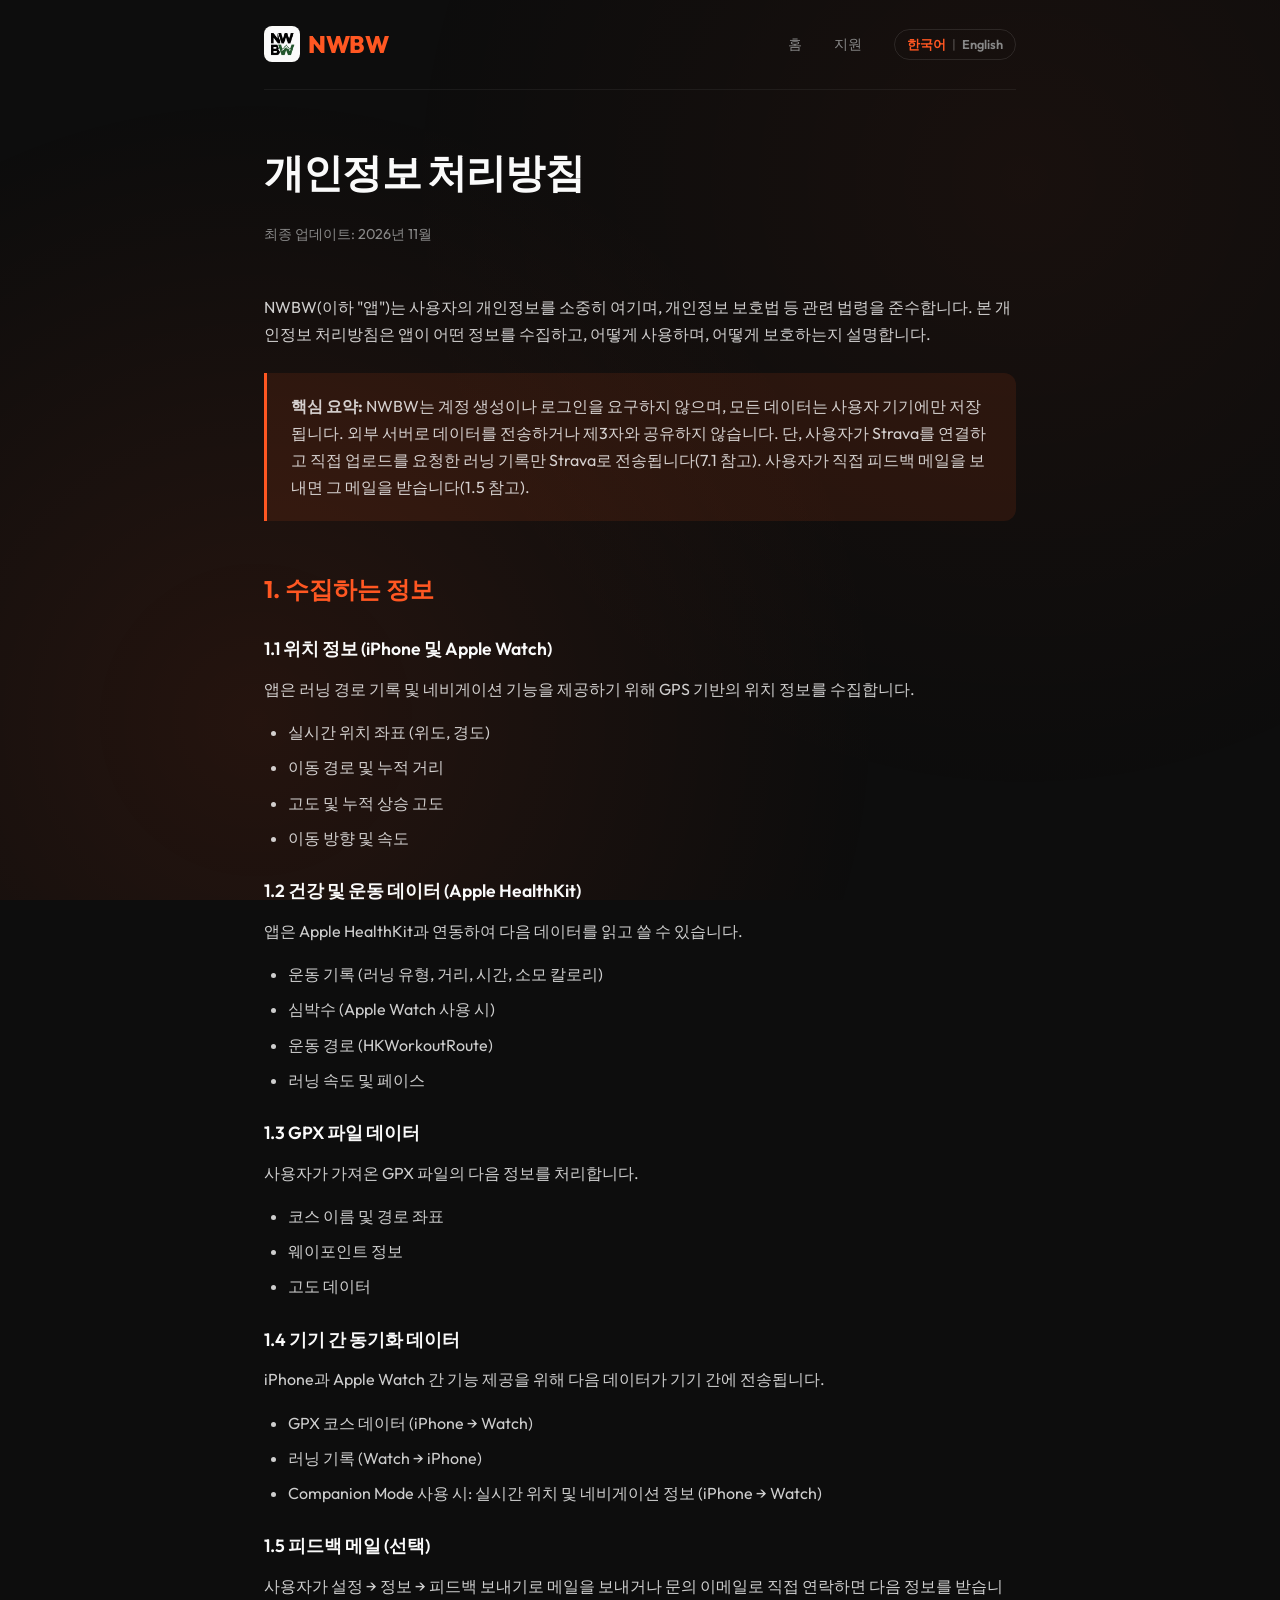
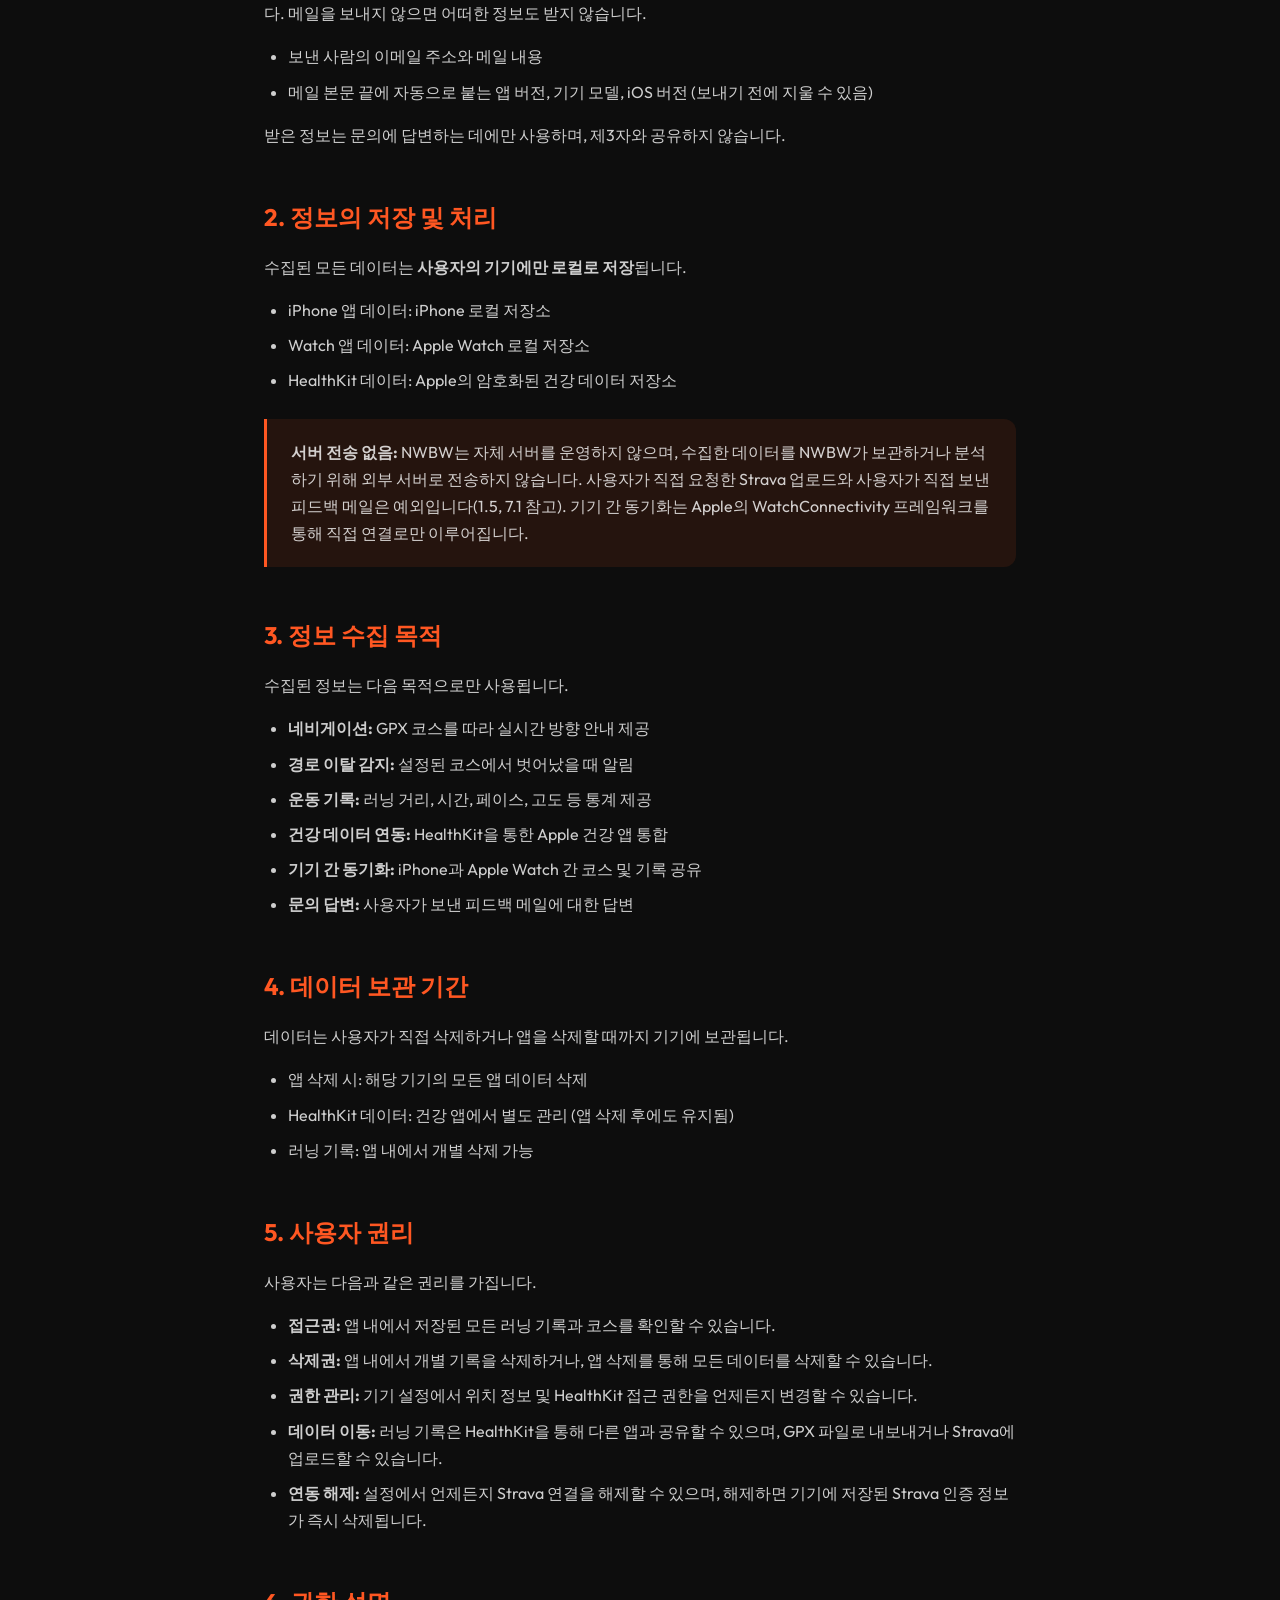
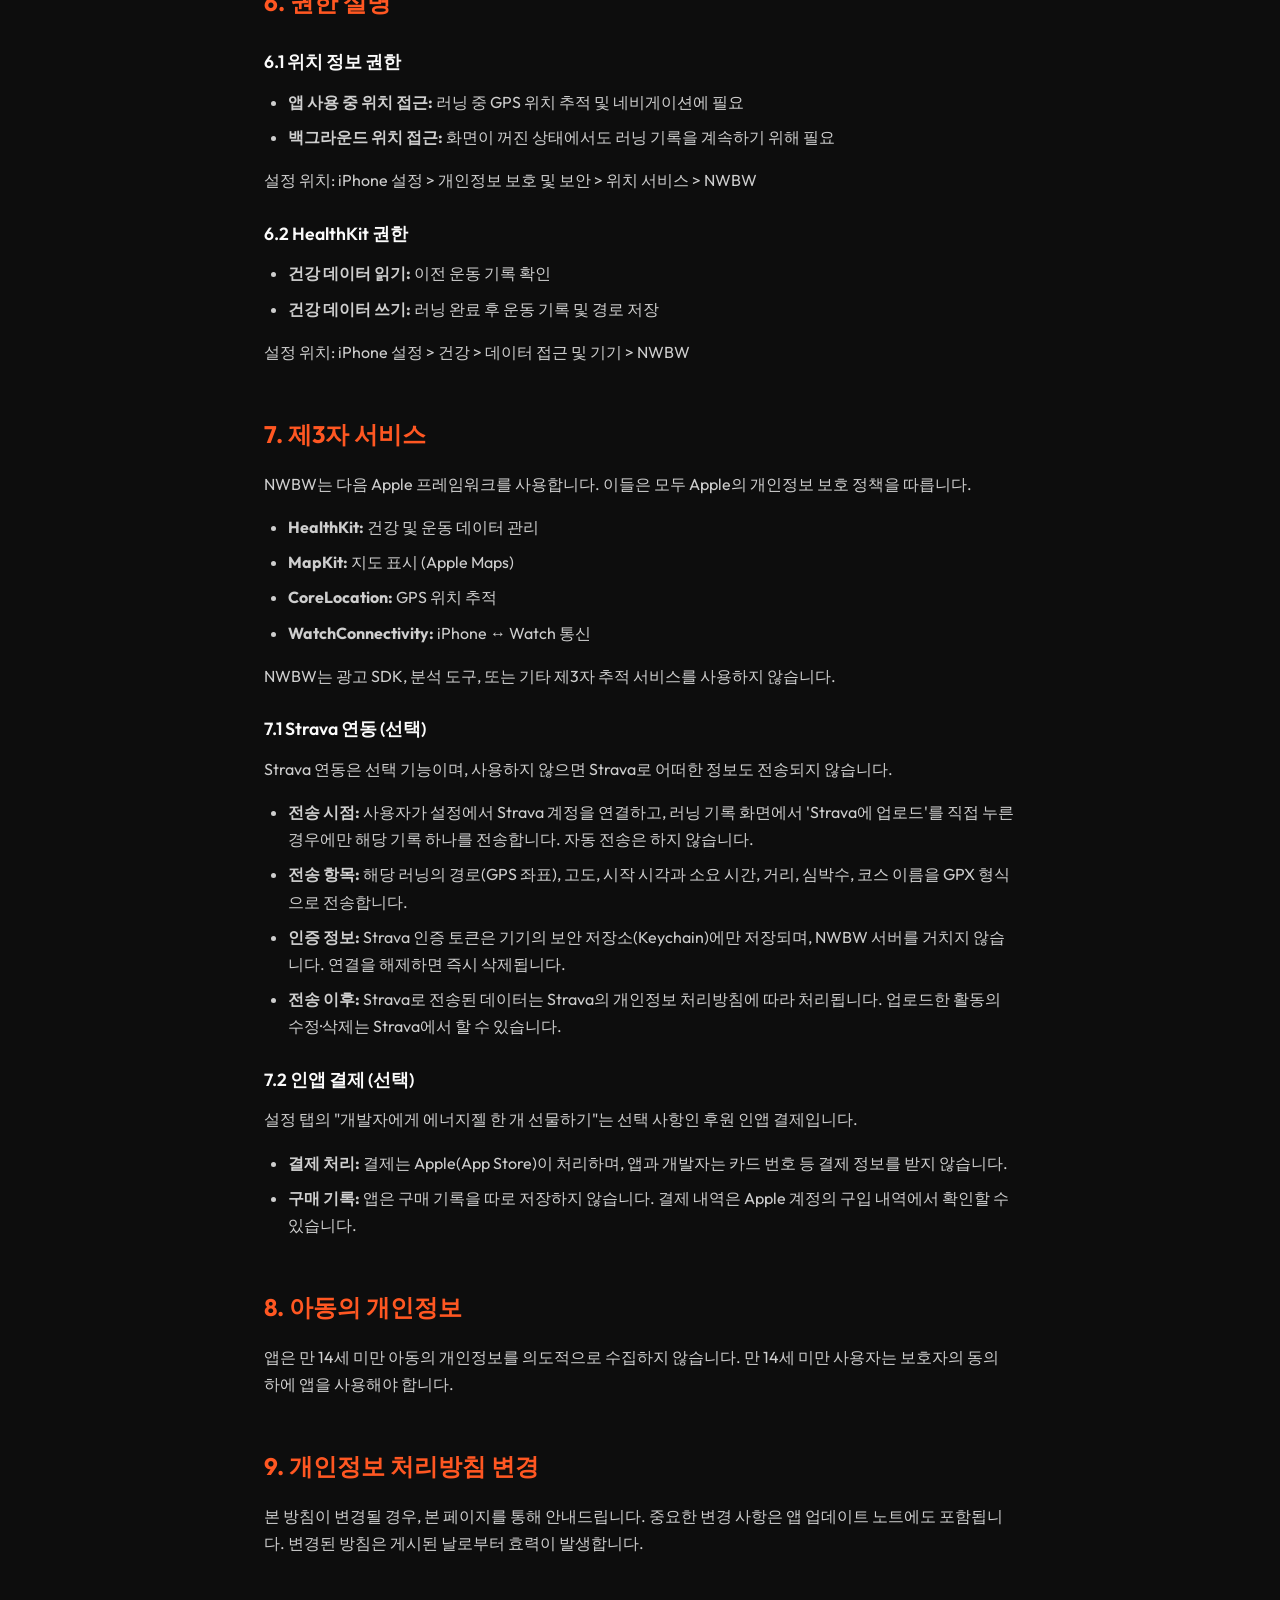
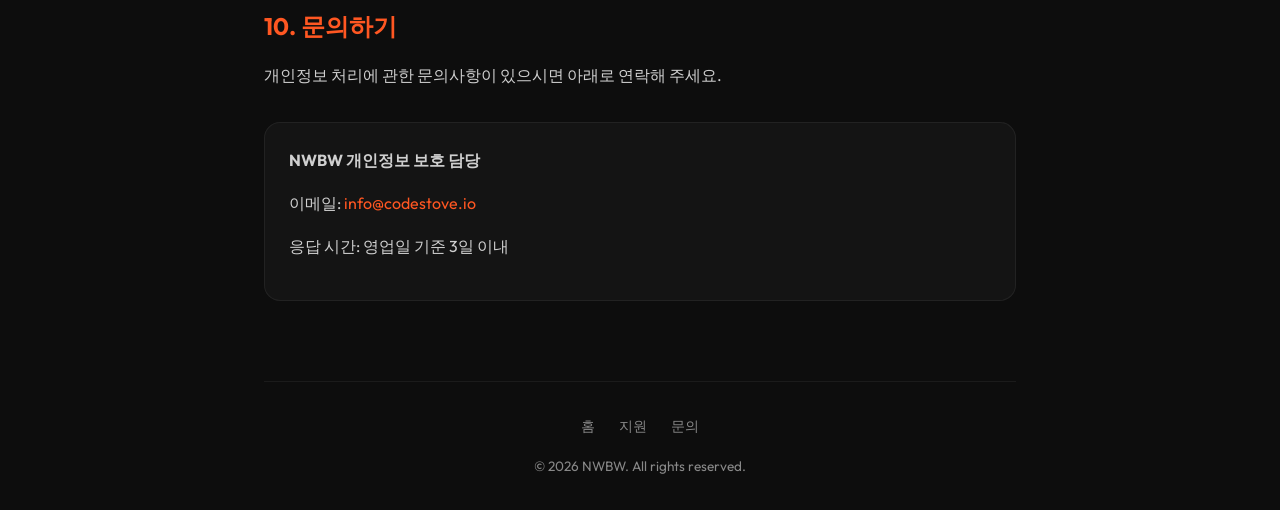
<file: privacy.html>
<!DOCTYPE html>
<html lang="ko">
<head>
    <meta charset="UTF-8">
    <meta name="viewport" content="width=device-width, initial-scale=1.0">
    <title>개인정보 처리방침 - NWBW</title>
    <link rel="icon" type="image/png" href="assets/NWBW_logo.png">
    <link rel="apple-touch-icon" href="assets/NWBW_logo.png">
    <link rel="alternate" hreflang="ko" href="https://shine-codestove.github.io/nwbw-site/privacy.html">
    <link rel="alternate" hreflang="en" href="https://shine-codestove.github.io/nwbw-site/en/privacy.html">
    <link rel="alternate" hreflang="x-default" href="https://shine-codestove.github.io/nwbw-site/privacy.html">
    <link rel="preconnect" href="https://fonts.googleapis.com">
    <link rel="preconnect" href="https://fonts.gstatic.com" crossorigin>
    <link href="https://fonts.googleapis.com/css2?family=Outfit:wght@300;400;600;700;800&display=swap" rel="stylesheet">
    <style>
        :root {
            --primary: #FF5722;
            --primary-dark: #E64A19;
            --dark: #1A1A1A;
            --darker: #0D0D0D;
            --light: #FAFAFA;
            --gray: #888888;
        }

        * {
            margin: 0;
            padding: 0;
            box-sizing: border-box;
        }

        body {
            font-family: 'Outfit', sans-serif;
            background: var(--darker);
            color: var(--light);
            min-height: 100vh;
            line-height: 1.7;
        }

        .bg-pattern {
            position: fixed;
            top: 0;
            left: 0;
            width: 100%;
            height: 100%;
            background: 
                radial-gradient(circle at 20% 80%, rgba(255, 87, 34, 0.1) 0%, transparent 50%),
                radial-gradient(circle at 80% 20%, rgba(255, 87, 34, 0.05) 0%, transparent 50%);
            pointer-events: none;
            z-index: 0;
        }

        .container {
            position: relative;
            z-index: 1;
            max-width: 800px;
            margin: 0 auto;
            padding: 0 24px;
        }

        header {
            padding: 24px 0;
            border-bottom: 1px solid rgba(255, 255, 255, 0.06);
            margin-bottom: 48px;
        }

        nav {
            display: flex;
            justify-content: space-between;
            align-items: center;
        }

        .logo {
            display: flex;
            align-items: center;
            gap: 8px;
            font-size: 1.5rem;
            font-weight: 800;
            letter-spacing: -0.02em;
            color: var(--primary);
            text-decoration: none;
        }

        .logo-img {
            width: 36px;
            height: 36px;
            border-radius: 8px;
        }

        .nav-links {
            display: flex;
            gap: 32px;
        }

        .nav-links a {
            color: var(--gray);
            text-decoration: none;
            font-size: 0.9rem;
            font-weight: 500;
            transition: color 0.3s ease;
        }

        .nav-links a:hover {
            color: var(--light);
        }

        .content {
            padding-bottom: 80px;
        }

        h1 {
            font-size: 2.5rem;
            font-weight: 800;
            margin-bottom: 16px;
            letter-spacing: -0.02em;
        }

        .last-updated {
            color: var(--gray);
            font-size: 0.9rem;
            margin-bottom: 48px;
        }

        h2 {
            font-size: 1.5rem;
            font-weight: 700;
            margin-top: 48px;
            margin-bottom: 16px;
            color: var(--primary);
        }

        h3 {
            font-size: 1.1rem;
            font-weight: 600;
            margin-top: 24px;
            margin-bottom: 12px;
        }

        p {
            color: rgba(255, 255, 255, 0.8);
            margin-bottom: 16px;
        }

        ul {
            margin-bottom: 16px;
            padding-left: 24px;
        }

        li {
            color: rgba(255, 255, 255, 0.8);
            margin-bottom: 8px;
        }

        .highlight-box {
            background: rgba(255, 87, 34, 0.1);
            border-left: 3px solid var(--primary);
            padding: 20px 24px;
            margin: 24px 0;
            border-radius: 0 12px 12px 0;
        }

        .highlight-box p {
            margin-bottom: 0;
        }

        .contact-info {
            background: rgba(255, 255, 255, 0.03);
            border: 1px solid rgba(255, 255, 255, 0.06);
            border-radius: 16px;
            padding: 24px;
            margin-top: 32px;
        }

        .contact-info a {
            color: var(--primary);
            text-decoration: none;
        }

        .contact-info a:hover {
            text-decoration: underline;
        }

        footer {
            padding: 32px 0;
            border-top: 1px solid rgba(255, 255, 255, 0.06);
            text-align: center;
        }

        .footer-links {
            display: flex;
            gap: 24px;
            justify-content: center;
            margin-bottom: 16px;
        }

        .footer-links a {
            color: var(--gray);
            text-decoration: none;
            font-size: 0.9rem;
            transition: color 0.3s ease;
        }

        .footer-links a:hover {
            color: var(--light);
        }

        .copyright {
            color: var(--gray);
            font-size: 0.85rem;
        }

        /* Language switch (visible on mobile too) */
        .nav-right {
            display: flex;
            align-items: center;
            gap: 32px;
        }

        .lang-switch {
            display: flex;
            align-items: center;
            gap: 6px;
            padding: 4px 12px;
            border: 1px solid rgba(255, 255, 255, 0.1);
            border-radius: 100px;
            font-size: 0.8rem;
            font-weight: 600;
            white-space: nowrap;
        }

        .lang-switch a {
            color: var(--gray);
            text-decoration: none;
            transition: color 0.3s ease;
        }

        .lang-switch a:hover {
            color: var(--light);
        }

        .lang-switch a.active {
            color: var(--primary);
        }

        .lang-switch .sep {
            color: rgba(255, 255, 255, 0.2);
        }

        @media (max-width: 768px) {
            .nav-links {
                display: none;
            }

            h1 {
                font-size: 2rem;
            }

            h2 {
                font-size: 1.3rem;
            }
        }
    </style>
</head>
<body>
    <div class="bg-pattern"></div>
    
    <div class="container">
        <header>
            <nav>
                <a href="index.html" class="logo"><img src="assets/NWBW_logo.png" alt="NWBW" class="logo-img">NWBW</a>
                <div class="nav-right">
                    <div class="nav-links">
                        <a href="index.html">홈</a>
                        <a href="support.html">지원</a>
                    </div>
                    <div class="lang-switch" aria-label="언어 선택">
                        <a href="privacy.html" class="active" aria-current="page" lang="ko">한국어</a>
                        <span class="sep" aria-hidden="true">|</span>
                        <a href="en/privacy.html" hreflang="en" lang="en">English</a>
                    </div>
                </div>
            </nav>
        </header>

        <main class="content">
            <h1>개인정보 처리방침</h1>
            <p class="last-updated">최종 업데이트: 2026년 11월</p>

            <p>NWBW(이하 "앱")는 사용자의 개인정보를 소중히 여기며, 개인정보 보호법 등 관련 법령을 준수합니다. 본 개인정보 처리방침은 앱이 어떤 정보를 수집하고, 어떻게 사용하며, 어떻게 보호하는지 설명합니다.</p>

            <div class="highlight-box">
                <p><strong>핵심 요약:</strong> NWBW는 계정 생성이나 로그인을 요구하지 않으며, 모든 데이터는 사용자 기기에만 저장됩니다. 외부 서버로 데이터를 전송하거나 제3자와 공유하지 않습니다. 단, 사용자가 Strava를 연결하고 직접 업로드를 요청한 러닝 기록만 Strava로 전송됩니다(7.1 참고). 사용자가 직접 피드백 메일을 보내면 그 메일을 받습니다(1.5 참고).</p>
            </div>

            <h2>1. 수집하는 정보</h2>

            <h3>1.1 위치 정보 (iPhone 및 Apple Watch)</h3>
            <p>앱은 러닝 경로 기록 및 네비게이션 기능을 제공하기 위해 GPS 기반의 위치 정보를 수집합니다.</p>
            <ul>
                <li>실시간 위치 좌표 (위도, 경도)</li>
                <li>이동 경로 및 누적 거리</li>
                <li>고도 및 누적 상승 고도</li>
                <li>이동 방향 및 속도</li>
            </ul>

            <h3>1.2 건강 및 운동 데이터 (Apple HealthKit)</h3>
            <p>앱은 Apple HealthKit과 연동하여 다음 데이터를 읽고 쓸 수 있습니다.</p>
            <ul>
                <li>운동 기록 (러닝 유형, 거리, 시간, 소모 칼로리)</li>
                <li>심박수 (Apple Watch 사용 시)</li>
                <li>운동 경로 (HKWorkoutRoute)</li>
                <li>러닝 속도 및 페이스</li>
            </ul>

            <h3>1.3 GPX 파일 데이터</h3>
            <p>사용자가 가져온 GPX 파일의 다음 정보를 처리합니다.</p>
            <ul>
                <li>코스 이름 및 경로 좌표</li>
                <li>웨이포인트 정보</li>
                <li>고도 데이터</li>
            </ul>

            <h3>1.4 기기 간 동기화 데이터</h3>
            <p>iPhone과 Apple Watch 간 기능 제공을 위해 다음 데이터가 기기 간에 전송됩니다.</p>
            <ul>
                <li>GPX 코스 데이터 (iPhone → Watch)</li>
                <li>러닝 기록 (Watch → iPhone)</li>
                <li>Companion Mode 사용 시: 실시간 위치 및 네비게이션 정보 (iPhone → Watch)</li>
            </ul>

            <h3>1.5 피드백 메일 (선택)</h3>
            <p>사용자가 설정 → 정보 → 피드백 보내기로 메일을 보내거나 문의 이메일로 직접 연락하면 다음 정보를 받습니다. 메일을 보내지 않으면 어떠한 정보도 받지 않습니다.</p>
            <ul>
                <li>보낸 사람의 이메일 주소와 메일 내용</li>
                <li>메일 본문 끝에 자동으로 붙는 앱 버전, 기기 모델, iOS 버전 (보내기 전에 지울 수 있음)</li>
            </ul>
            <p>받은 정보는 문의에 답변하는 데에만 사용하며, 제3자와 공유하지 않습니다.</p>

            <h2>2. 정보의 저장 및 처리</h2>

            <p>수집된 모든 데이터는 <strong>사용자의 기기에만 로컬로 저장</strong>됩니다.</p>
            <ul>
                <li>iPhone 앱 데이터: iPhone 로컬 저장소</li>
                <li>Watch 앱 데이터: Apple Watch 로컬 저장소</li>
                <li>HealthKit 데이터: Apple의 암호화된 건강 데이터 저장소</li>
            </ul>

            <div class="highlight-box">
                <p><strong>서버 전송 없음:</strong> NWBW는 자체 서버를 운영하지 않으며, 수집한 데이터를 NWBW가 보관하거나 분석하기 위해 외부 서버로 전송하지 않습니다. 사용자가 직접 요청한 Strava 업로드와 사용자가 직접 보낸 피드백 메일은 예외입니다(1.5, 7.1 참고). 기기 간 동기화는 Apple의 WatchConnectivity 프레임워크를 통해 직접 연결로만 이루어집니다.</p>
            </div>

            <h2>3. 정보 수집 목적</h2>

            <p>수집된 정보는 다음 목적으로만 사용됩니다.</p>
            <ul>
                <li><strong>네비게이션:</strong> GPX 코스를 따라 실시간 방향 안내 제공</li>
                <li><strong>경로 이탈 감지:</strong> 설정된 코스에서 벗어났을 때 알림</li>
                <li><strong>운동 기록:</strong> 러닝 거리, 시간, 페이스, 고도 등 통계 제공</li>
                <li><strong>건강 데이터 연동:</strong> HealthKit을 통한 Apple 건강 앱 통합</li>
                <li><strong>기기 간 동기화:</strong> iPhone과 Apple Watch 간 코스 및 기록 공유</li>
                <li><strong>문의 답변:</strong> 사용자가 보낸 피드백 메일에 대한 답변</li>
            </ul>

            <h2>4. 데이터 보관 기간</h2>

            <p>데이터는 사용자가 직접 삭제하거나 앱을 삭제할 때까지 기기에 보관됩니다.</p>
            <ul>
                <li>앱 삭제 시: 해당 기기의 모든 앱 데이터 삭제</li>
                <li>HealthKit 데이터: 건강 앱에서 별도 관리 (앱 삭제 후에도 유지됨)</li>
                <li>러닝 기록: 앱 내에서 개별 삭제 가능</li>
            </ul>

            <h2>5. 사용자 권리</h2>

            <p>사용자는 다음과 같은 권리를 가집니다.</p>
            <ul>
                <li><strong>접근권:</strong> 앱 내에서 저장된 모든 러닝 기록과 코스를 확인할 수 있습니다.</li>
                <li><strong>삭제권:</strong> 앱 내에서 개별 기록을 삭제하거나, 앱 삭제를 통해 모든 데이터를 삭제할 수 있습니다.</li>
                <li><strong>권한 관리:</strong> 기기 설정에서 위치 정보 및 HealthKit 접근 권한을 언제든지 변경할 수 있습니다.</li>
                <li><strong>데이터 이동:</strong> 러닝 기록은 HealthKit을 통해 다른 앱과 공유할 수 있으며, GPX 파일로 내보내거나 Strava에 업로드할 수 있습니다.</li>
                <li><strong>연동 해제:</strong> 설정에서 언제든지 Strava 연결을 해제할 수 있으며, 해제하면 기기에 저장된 Strava 인증 정보가 즉시 삭제됩니다.</li>
            </ul>

            <h2>6. 권한 설명</h2>

            <h3>6.1 위치 정보 권한</h3>
            <ul>
                <li><strong>앱 사용 중 위치 접근:</strong> 러닝 중 GPS 위치 추적 및 네비게이션에 필요</li>
                <li><strong>백그라운드 위치 접근:</strong> 화면이 꺼진 상태에서도 러닝 기록을 계속하기 위해 필요</li>
            </ul>
            <p>설정 위치: iPhone 설정 > 개인정보 보호 및 보안 > 위치 서비스 > NWBW</p>

            <h3>6.2 HealthKit 권한</h3>
            <ul>
                <li><strong>건강 데이터 읽기:</strong> 이전 운동 기록 확인</li>
                <li><strong>건강 데이터 쓰기:</strong> 러닝 완료 후 운동 기록 및 경로 저장</li>
            </ul>
            <p>설정 위치: iPhone 설정 > 건강 > 데이터 접근 및 기기 > NWBW</p>

            <h2>7. 제3자 서비스</h2>

            <p>NWBW는 다음 Apple 프레임워크를 사용합니다. 이들은 모두 Apple의 개인정보 보호 정책을 따릅니다.</p>
            <ul>
                <li><strong>HealthKit:</strong> 건강 및 운동 데이터 관리</li>
                <li><strong>MapKit:</strong> 지도 표시 (Apple Maps)</li>
                <li><strong>CoreLocation:</strong> GPS 위치 추적</li>
                <li><strong>WatchConnectivity:</strong> iPhone ↔ Watch 통신</li>
            </ul>
            <p>NWBW는 광고 SDK, 분석 도구, 또는 기타 제3자 추적 서비스를 사용하지 않습니다.</p>

            <h3>7.1 Strava 연동 (선택)</h3>
            <p>Strava 연동은 선택 기능이며, 사용하지 않으면 Strava로 어떠한 정보도 전송되지 않습니다.</p>
            <ul>
                <li><strong>전송 시점:</strong> 사용자가 설정에서 Strava 계정을 연결하고, 러닝 기록 화면에서 'Strava에 업로드'를 직접 누른 경우에만 해당 기록 하나를 전송합니다. 자동 전송은 하지 않습니다.</li>
                <li><strong>전송 항목:</strong> 해당 러닝의 경로(GPS 좌표), 고도, 시작 시각과 소요 시간, 거리, 심박수, 코스 이름을 GPX 형식으로 전송합니다.</li>
                <li><strong>인증 정보:</strong> Strava 인증 토큰은 기기의 보안 저장소(Keychain)에만 저장되며, NWBW 서버를 거치지 않습니다. 연결을 해제하면 즉시 삭제됩니다.</li>
                <li><strong>전송 이후:</strong> Strava로 전송된 데이터는 Strava의 개인정보 처리방침에 따라 처리됩니다. 업로드한 활동의 수정·삭제는 Strava에서 할 수 있습니다.</li>
            </ul>

            <h3>7.2 인앱 결제 (선택)</h3>
            <p>설정 탭의 "개발자에게 에너지젤 한 개 선물하기"는 선택 사항인 후원 인앱 결제입니다.</p>
            <ul>
                <li><strong>결제 처리:</strong> 결제는 Apple(App Store)이 처리하며, 앱과 개발자는 카드 번호 등 결제 정보를 받지 않습니다.</li>
                <li><strong>구매 기록:</strong> 앱은 구매 기록을 따로 저장하지 않습니다. 결제 내역은 Apple 계정의 구입 내역에서 확인할 수 있습니다.</li>
            </ul>

            <h2>8. 아동의 개인정보</h2>

            <p>앱은 만 14세 미만 아동의 개인정보를 의도적으로 수집하지 않습니다. 만 14세 미만 사용자는 보호자의 동의 하에 앱을 사용해야 합니다.</p>

            <h2>9. 개인정보 처리방침 변경</h2>

            <p>본 방침이 변경될 경우, 본 페이지를 통해 안내드립니다. 중요한 변경 사항은 앱 업데이트 노트에도 포함됩니다. 변경된 방침은 게시된 날로부터 효력이 발생합니다.</p>

            <h2>10. 문의하기</h2>

            <p>개인정보 처리에 관한 문의사항이 있으시면 아래로 연락해 주세요.</p>

            <div class="contact-info">
                <p><strong>NWBW 개인정보 보호 담당</strong></p>
                <p>이메일: <a href="mailto:info@codestove.io">info@codestove.io</a></p>
                <p>응답 시간: 영업일 기준 3일 이내</p>
            </div>
        </main>

        <footer>
            <div class="footer-links">
                <a href="index.html">홈</a>
                <a href="support.html">지원</a>
                <a href="mailto:info@codestove.io">문의</a>
            </div>
            <div class="copyright">© 2026 NWBW. All rights reserved.</div>
        </footer>
    </div>
</body>
</html>
</file>
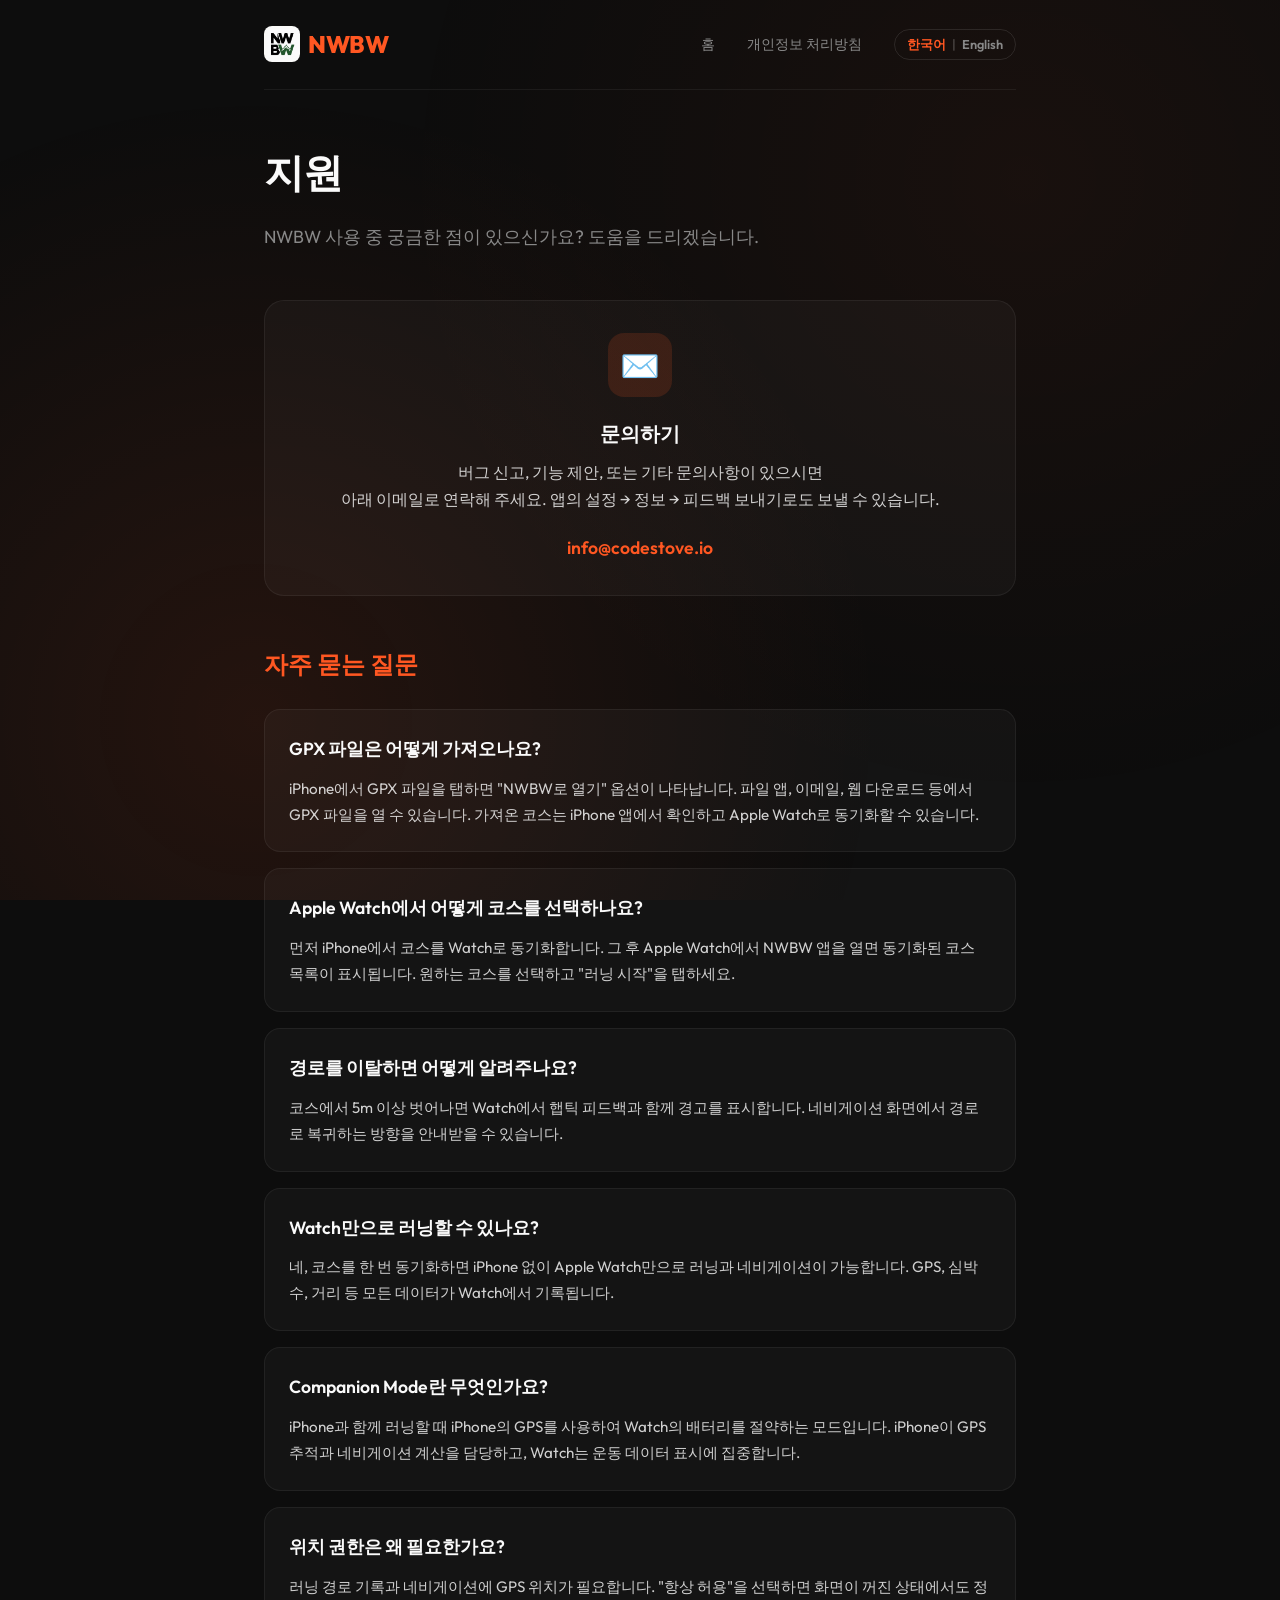
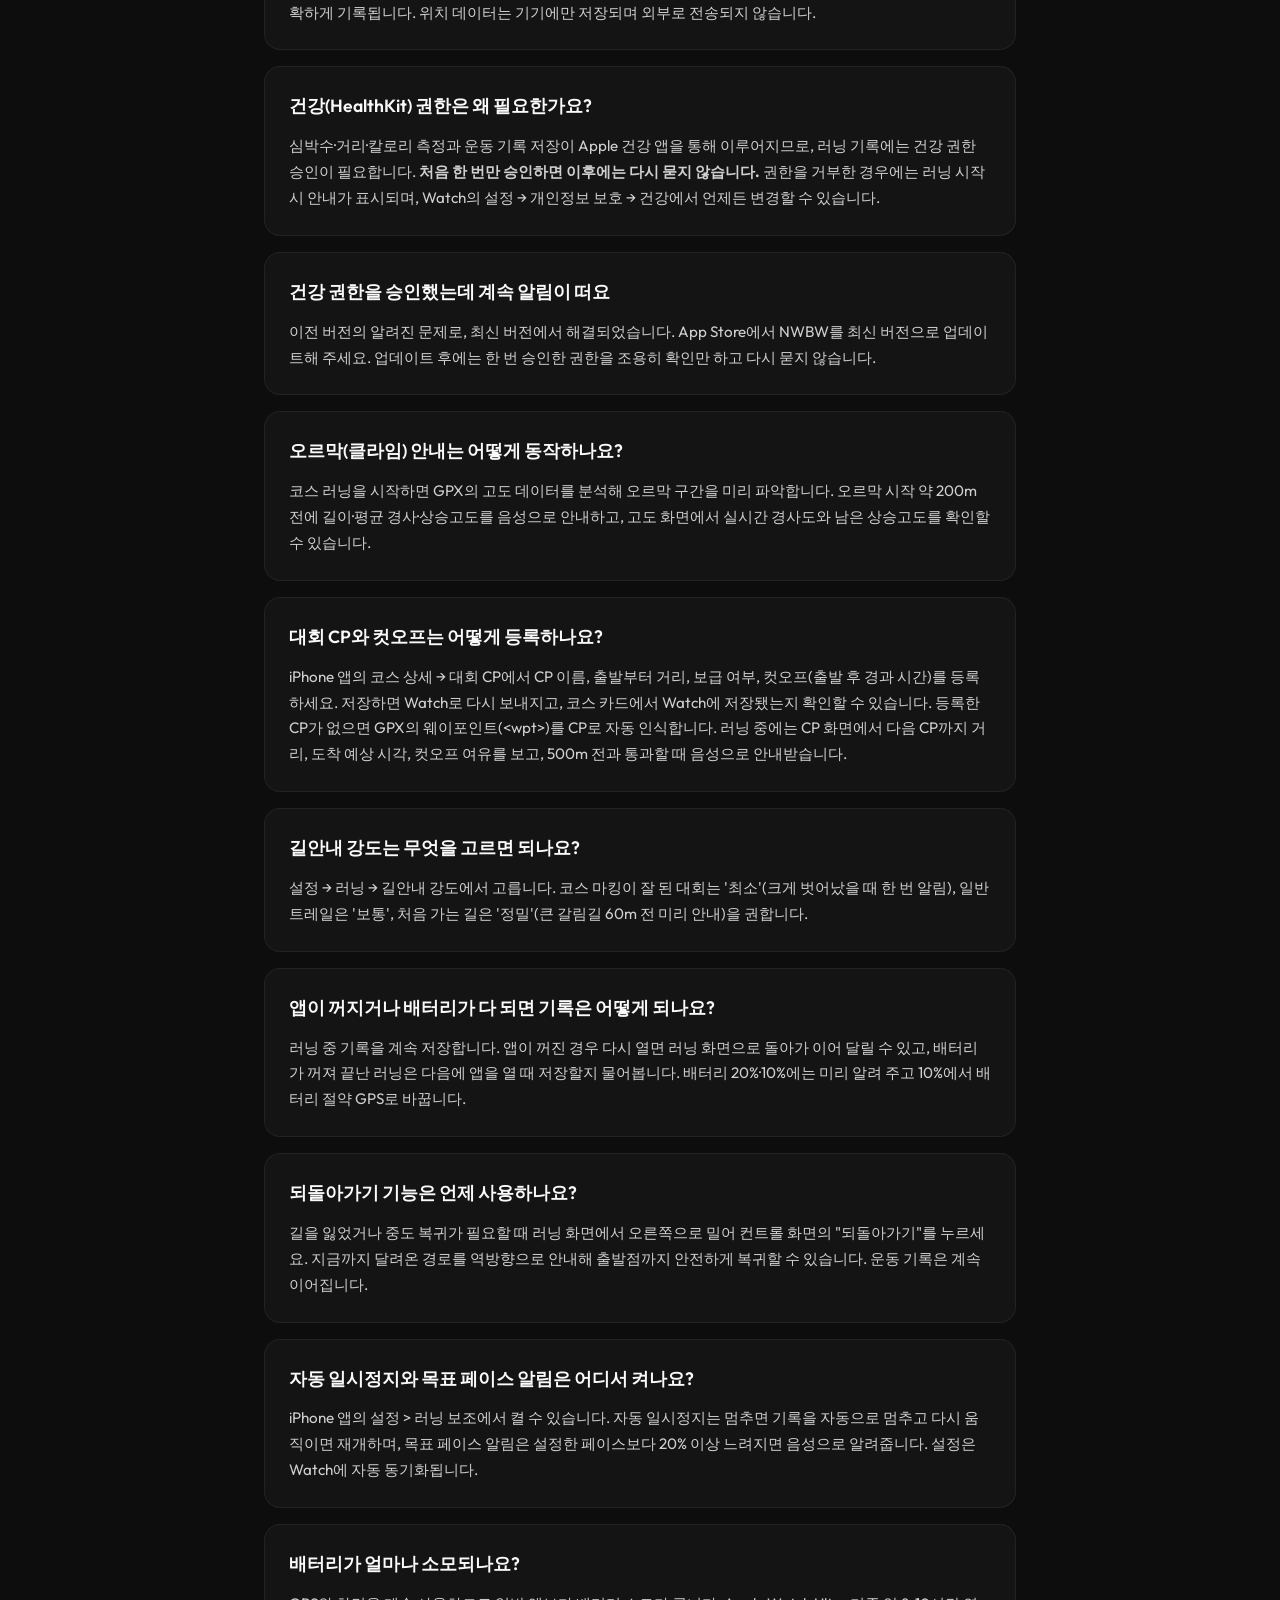
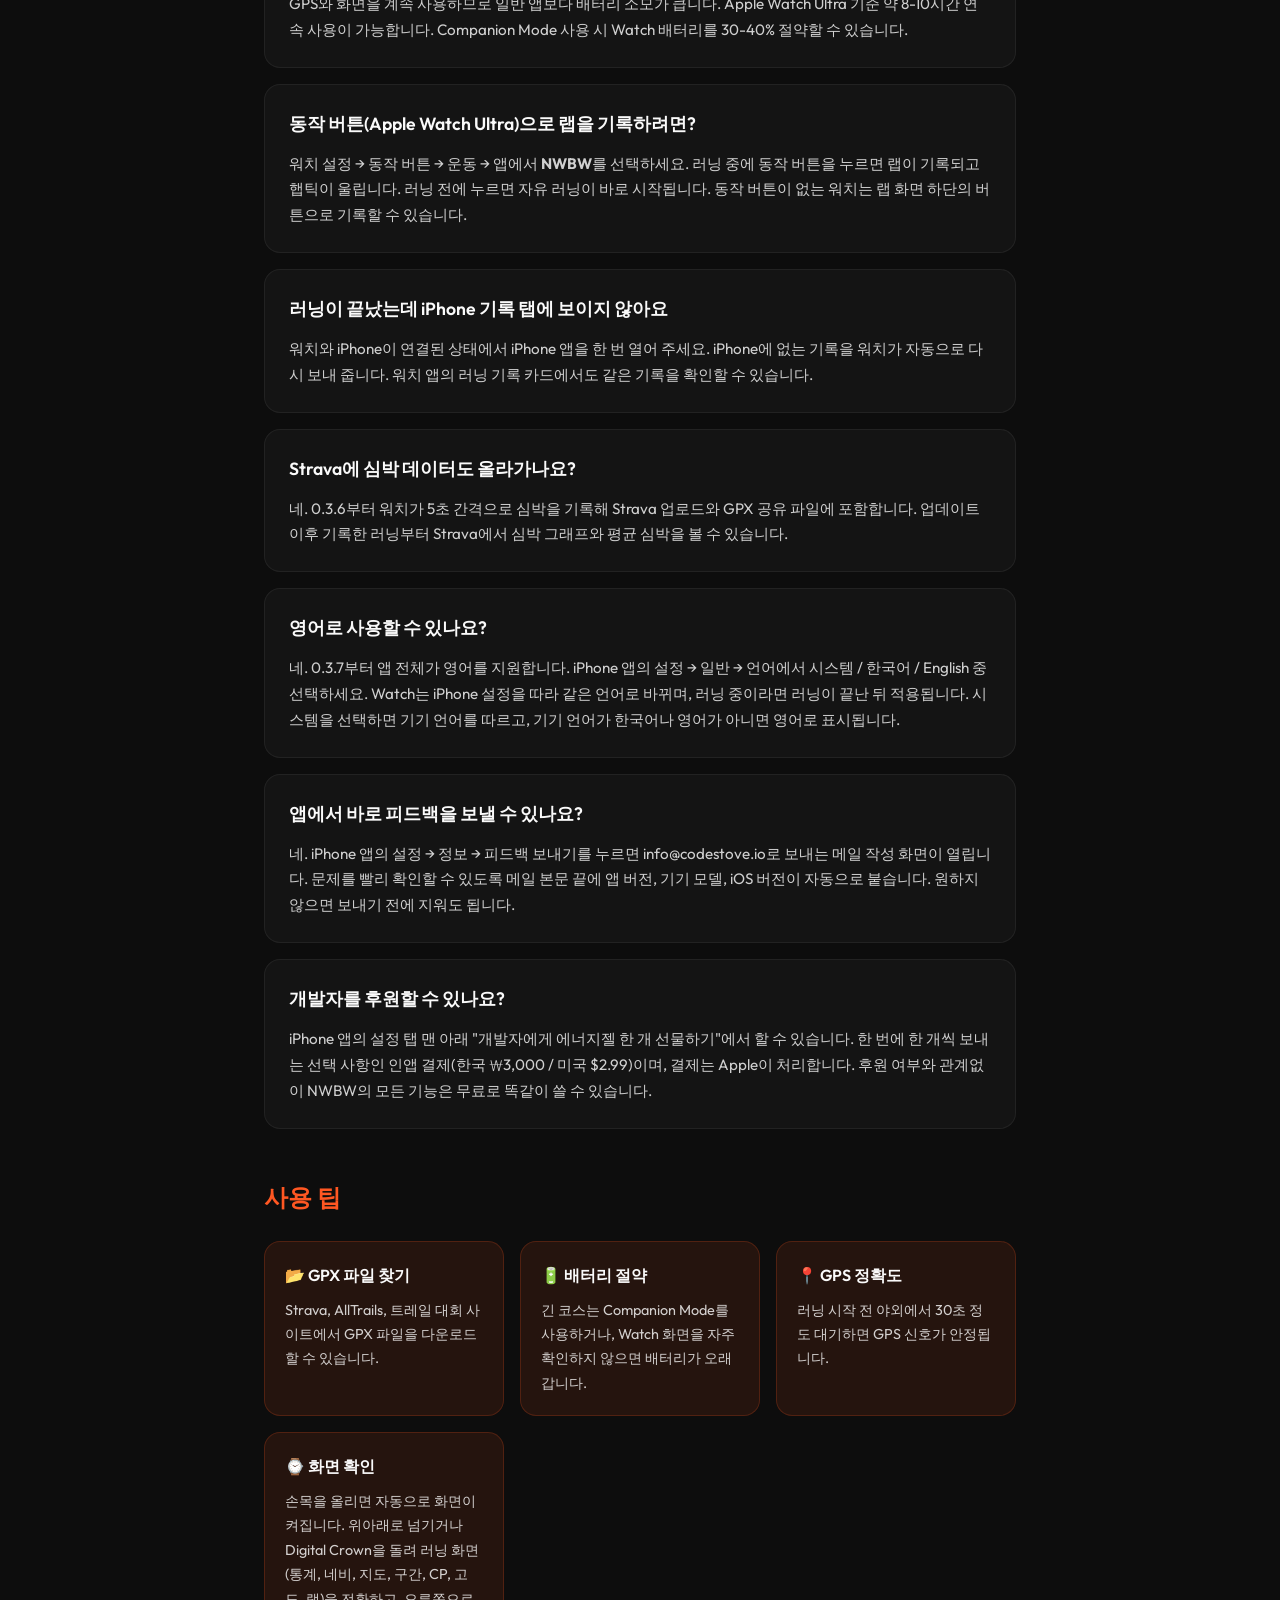
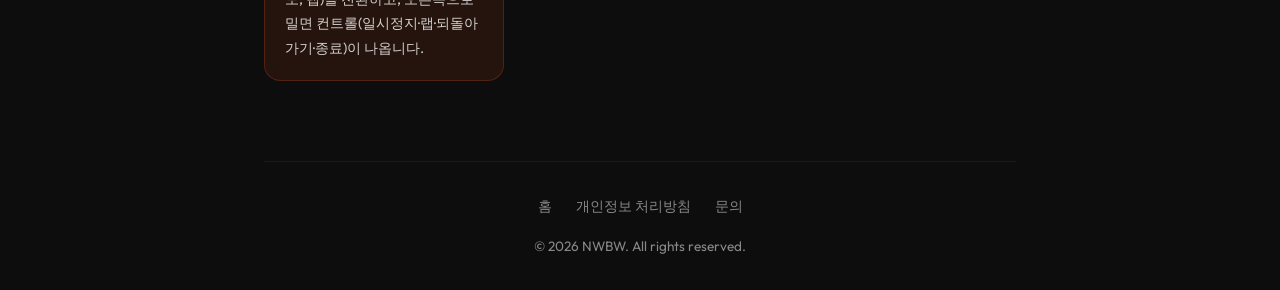
<file: support.html>
<!DOCTYPE html>
<html lang="ko">
<head>
    <meta charset="UTF-8">
    <meta name="viewport" content="width=device-width, initial-scale=1.0">
    <title>지원 - NWBW</title>
    <link rel="icon" type="image/png" href="assets/NWBW_logo.png">
    <link rel="apple-touch-icon" href="assets/NWBW_logo.png">
    <link rel="alternate" hreflang="ko" href="https://shine-codestove.github.io/nwbw-site/support.html">
    <link rel="alternate" hreflang="en" href="https://shine-codestove.github.io/nwbw-site/en/support.html">
    <link rel="alternate" hreflang="x-default" href="https://shine-codestove.github.io/nwbw-site/support.html">
    <link rel="preconnect" href="https://fonts.googleapis.com">
    <link rel="preconnect" href="https://fonts.gstatic.com" crossorigin>
    <link href="https://fonts.googleapis.com/css2?family=Outfit:wght@300;400;600;700;800&display=swap" rel="stylesheet">
    <style>
        :root {
            --primary: #FF5722;
            --primary-dark: #E64A19;
            --dark: #1A1A1A;
            --darker: #0D0D0D;
            --light: #FAFAFA;
            --gray: #888888;
        }

        * {
            margin: 0;
            padding: 0;
            box-sizing: border-box;
        }

        body {
            font-family: 'Outfit', sans-serif;
            background: var(--darker);
            color: var(--light);
            min-height: 100vh;
            line-height: 1.7;
        }

        .bg-pattern {
            position: fixed;
            top: 0;
            left: 0;
            width: 100%;
            height: 100%;
            background: 
                radial-gradient(circle at 20% 80%, rgba(255, 87, 34, 0.1) 0%, transparent 50%),
                radial-gradient(circle at 80% 20%, rgba(255, 87, 34, 0.05) 0%, transparent 50%);
            pointer-events: none;
            z-index: 0;
        }

        .container {
            position: relative;
            z-index: 1;
            max-width: 800px;
            margin: 0 auto;
            padding: 0 24px;
        }

        header {
            padding: 24px 0;
            border-bottom: 1px solid rgba(255, 255, 255, 0.06);
            margin-bottom: 48px;
        }

        nav {
            display: flex;
            justify-content: space-between;
            align-items: center;
        }

        .logo {
            display: flex;
            align-items: center;
            gap: 8px;
            font-size: 1.5rem;
            font-weight: 800;
            letter-spacing: -0.02em;
            color: var(--primary);
            text-decoration: none;
        }

        .logo-img {
            width: 36px;
            height: 36px;
            border-radius: 8px;
        }

        .nav-links {
            display: flex;
            gap: 32px;
        }

        .nav-links a {
            color: var(--gray);
            text-decoration: none;
            font-size: 0.9rem;
            font-weight: 500;
            transition: color 0.3s ease;
        }

        .nav-links a:hover {
            color: var(--light);
        }

        .content {
            padding-bottom: 80px;
        }

        h1 {
            font-size: 2.5rem;
            font-weight: 800;
            margin-bottom: 16px;
            letter-spacing: -0.02em;
        }

        .subtitle {
            color: var(--gray);
            font-size: 1.1rem;
            margin-bottom: 48px;
        }

        h2 {
            font-size: 1.5rem;
            font-weight: 700;
            margin-top: 48px;
            margin-bottom: 24px;
            color: var(--primary);
        }

        p {
            color: rgba(255, 255, 255, 0.8);
            margin-bottom: 16px;
        }

        /* Contact Card */
        .contact-card {
            background: rgba(255, 255, 255, 0.03);
            border: 1px solid rgba(255, 255, 255, 0.06);
            border-radius: 20px;
            padding: 32px;
            text-align: center;
            margin-bottom: 48px;
        }

        .contact-icon {
            width: 64px;
            height: 64px;
            background: rgba(255, 87, 34, 0.15);
            border-radius: 16px;
            display: flex;
            align-items: center;
            justify-content: center;
            margin: 0 auto 20px;
            font-size: 2rem;
        }

        .contact-card h3 {
            font-size: 1.25rem;
            font-weight: 700;
            margin-bottom: 8px;
        }

        .contact-card p {
            margin-bottom: 20px;
        }

        .contact-card a.email {
            display: inline-flex;
            align-items: center;
            gap: 8px;
            color: var(--primary);
            text-decoration: none;
            font-size: 1.1rem;
            font-weight: 600;
        }

        .contact-card a.email:hover {
            text-decoration: underline;
        }

        /* FAQ */
        .faq-item {
            background: rgba(255, 255, 255, 0.03);
            border: 1px solid rgba(255, 255, 255, 0.06);
            border-radius: 16px;
            padding: 24px;
            margin-bottom: 16px;
            transition: all 0.3s ease;
        }

        .faq-item:hover {
            background: rgba(255, 255, 255, 0.05);
        }

        .faq-item h3 {
            font-size: 1.1rem;
            font-weight: 600;
            margin-bottom: 12px;
            color: var(--light);
        }

        .faq-item p {
            margin-bottom: 0;
            font-size: 0.95rem;
        }

        /* Tips */
        .tips-grid {
            display: grid;
            grid-template-columns: repeat(auto-fit, minmax(220px, 1fr));
            gap: 16px;
            margin-top: 24px;
        }

        .tip-card {
            background: rgba(255, 87, 34, 0.1);
            border: 1px solid rgba(255, 87, 34, 0.2);
            border-radius: 16px;
            padding: 20px;
        }

        .tip-card h4 {
            font-size: 1rem;
            font-weight: 600;
            margin-bottom: 8px;
        }

        .tip-card p {
            font-size: 0.9rem;
            margin-bottom: 0;
        }

        footer {
            padding: 32px 0;
            border-top: 1px solid rgba(255, 255, 255, 0.06);
            text-align: center;
        }

        .footer-links {
            display: flex;
            gap: 24px;
            justify-content: center;
            margin-bottom: 16px;
        }

        .footer-links a {
            color: var(--gray);
            text-decoration: none;
            font-size: 0.9rem;
            transition: color 0.3s ease;
        }

        .footer-links a:hover {
            color: var(--light);
        }

        .copyright {
            color: var(--gray);
            font-size: 0.85rem;
        }

        /* Language switch (visible on mobile too) */
        .nav-right {
            display: flex;
            align-items: center;
            gap: 32px;
        }

        .lang-switch {
            display: flex;
            align-items: center;
            gap: 6px;
            padding: 4px 12px;
            border: 1px solid rgba(255, 255, 255, 0.1);
            border-radius: 100px;
            font-size: 0.8rem;
            font-weight: 600;
            white-space: nowrap;
        }

        .lang-switch a {
            color: var(--gray);
            text-decoration: none;
            transition: color 0.3s ease;
        }

        .lang-switch a:hover {
            color: var(--light);
        }

        .lang-switch a.active {
            color: var(--primary);
        }

        .lang-switch .sep {
            color: rgba(255, 255, 255, 0.2);
        }

        @media (max-width: 768px) {
            .nav-links {
                display: none;
            }

            h1 {
                font-size: 2rem;
            }
        }
    </style>
</head>
<body>
    <div class="bg-pattern"></div>
    
    <div class="container">
        <header>
            <nav>
                <a href="index.html" class="logo"><img src="assets/NWBW_logo.png" alt="NWBW" class="logo-img">NWBW</a>
                <div class="nav-right">
                    <div class="nav-links">
                        <a href="index.html">홈</a>
                        <a href="privacy.html">개인정보 처리방침</a>
                    </div>
                    <div class="lang-switch" aria-label="언어 선택">
                        <a href="support.html" class="active" aria-current="page" lang="ko">한국어</a>
                        <span class="sep" aria-hidden="true">|</span>
                        <a href="en/support.html" hreflang="en" lang="en">English</a>
                    </div>
                </div>
            </nav>
        </header>

        <main class="content">
            <h1>지원</h1>
            <p class="subtitle">NWBW 사용 중 궁금한 점이 있으신가요? 도움을 드리겠습니다.</p>

            <div class="contact-card">
                <div class="contact-icon">✉️</div>
                <h3>문의하기</h3>
                <p>버그 신고, 기능 제안, 또는 기타 문의사항이 있으시면<br>아래 이메일로 연락해 주세요. 앱의 설정 → 정보 → 피드백 보내기로도 보낼 수 있습니다.</p>
                <a href="mailto:info@codestove.io" class="email">
                    info@codestove.io
                </a>
            </div>

            <h2>자주 묻는 질문</h2>

            <div class="faq-item">
                <h3>GPX 파일은 어떻게 가져오나요?</h3>
                <p>iPhone에서 GPX 파일을 탭하면 "NWBW로 열기" 옵션이 나타납니다. 파일 앱, 이메일, 웹 다운로드 등에서 GPX 파일을 열 수 있습니다. 가져온 코스는 iPhone 앱에서 확인하고 Apple Watch로 동기화할 수 있습니다.</p>
            </div>

            <div class="faq-item">
                <h3>Apple Watch에서 어떻게 코스를 선택하나요?</h3>
                <p>먼저 iPhone에서 코스를 Watch로 동기화합니다. 그 후 Apple Watch에서 NWBW 앱을 열면 동기화된 코스 목록이 표시됩니다. 원하는 코스를 선택하고 "러닝 시작"을 탭하세요.</p>
            </div>

            <div class="faq-item">
                <h3>경로를 이탈하면 어떻게 알려주나요?</h3>
                <p>코스에서 5m 이상 벗어나면 Watch에서 햅틱 피드백과 함께 경고를 표시합니다. 네비게이션 화면에서 경로로 복귀하는 방향을 안내받을 수 있습니다.</p>
            </div>

            <div class="faq-item">
                <h3>Watch만으로 러닝할 수 있나요?</h3>
                <p>네, 코스를 한 번 동기화하면 iPhone 없이 Apple Watch만으로 러닝과 네비게이션이 가능합니다. GPS, 심박수, 거리 등 모든 데이터가 Watch에서 기록됩니다.</p>
            </div>

            <div class="faq-item">
                <h3>Companion Mode란 무엇인가요?</h3>
                <p>iPhone과 함께 러닝할 때 iPhone의 GPS를 사용하여 Watch의 배터리를 절약하는 모드입니다. iPhone이 GPS 추적과 네비게이션 계산을 담당하고, Watch는 운동 데이터 표시에 집중합니다.</p>
            </div>

            <div class="faq-item">
                <h3>위치 권한은 왜 필요한가요?</h3>
                <p>러닝 경로 기록과 네비게이션에 GPS 위치가 필요합니다. "항상 허용"을 선택하면 화면이 꺼진 상태에서도 정확하게 기록됩니다. 위치 데이터는 기기에만 저장되며 외부로 전송되지 않습니다.</p>
            </div>

            <div class="faq-item">
                <h3>건강(HealthKit) 권한은 왜 필요한가요?</h3>
                <p>심박수·거리·칼로리 측정과 운동 기록 저장이 Apple 건강 앱을 통해 이루어지므로, 러닝 기록에는 건강 권한 승인이 필요합니다. <strong>처음 한 번만 승인하면 이후에는 다시 묻지 않습니다.</strong> 권한을 거부한 경우에는 러닝 시작 시 안내가 표시되며, Watch의 설정 → 개인정보 보호 → 건강에서 언제든 변경할 수 있습니다.</p>
            </div>

            <div class="faq-item">
                <h3>건강 권한을 승인했는데 계속 알림이 떠요</h3>
                <p>이전 버전의 알려진 문제로, 최신 버전에서 해결되었습니다. App Store에서 NWBW를 최신 버전으로 업데이트해 주세요. 업데이트 후에는 한 번 승인한 권한을 조용히 확인만 하고 다시 묻지 않습니다.</p>
            </div>

            <div class="faq-item">
                <h3>오르막(클라임) 안내는 어떻게 동작하나요?</h3>
                <p>코스 러닝을 시작하면 GPX의 고도 데이터를 분석해 오르막 구간을 미리 파악합니다. 오르막 시작 약 200m 전에 길이·평균 경사·상승고도를 음성으로 안내하고, 고도 화면에서 실시간 경사도와 남은 상승고도를 확인할 수 있습니다.</p>
            </div>

            <div class="faq-item">
                <h3>대회 CP와 컷오프는 어떻게 등록하나요?</h3>
                <p>iPhone 앱의 코스 상세 → 대회 CP에서 CP 이름, 출발부터 거리, 보급 여부, 컷오프(출발 후 경과 시간)를 등록하세요. 저장하면 Watch로 다시 보내지고, 코스 카드에서 Watch에 저장됐는지 확인할 수 있습니다. 등록한 CP가 없으면 GPX의 웨이포인트(&lt;wpt&gt;)를 CP로 자동 인식합니다. 러닝 중에는 CP 화면에서 다음 CP까지 거리, 도착 예상 시각, 컷오프 여유를 보고, 500m 전과 통과할 때 음성으로 안내받습니다.</p>
            </div>

            <div class="faq-item">
                <h3>길안내 강도는 무엇을 고르면 되나요?</h3>
                <p>설정 → 러닝 → 길안내 강도에서 고릅니다. 코스 마킹이 잘 된 대회는 '최소'(크게 벗어났을 때 한 번 알림), 일반 트레일은 '보통', 처음 가는 길은 '정밀'(큰 갈림길 60m 전 미리 안내)을 권합니다.</p>
            </div>

            <div class="faq-item">
                <h3>앱이 꺼지거나 배터리가 다 되면 기록은 어떻게 되나요?</h3>
                <p>러닝 중 기록을 계속 저장합니다. 앱이 꺼진 경우 다시 열면 러닝 화면으로 돌아가 이어 달릴 수 있고, 배터리가 꺼져 끝난 러닝은 다음에 앱을 열 때 저장할지 물어봅니다. 배터리 20%·10%에는 미리 알려 주고 10%에서 배터리 절약 GPS로 바꿉니다.</p>
            </div>

            <div class="faq-item">
                <h3>되돌아가기 기능은 언제 사용하나요?</h3>
                <p>길을 잃었거나 중도 복귀가 필요할 때 러닝 화면에서 오른쪽으로 밀어 컨트롤 화면의 "되돌아가기"를 누르세요. 지금까지 달려온 경로를 역방향으로 안내해 출발점까지 안전하게 복귀할 수 있습니다. 운동 기록은 계속 이어집니다.</p>
            </div>

            <div class="faq-item">
                <h3>자동 일시정지와 목표 페이스 알림은 어디서 켜나요?</h3>
                <p>iPhone 앱의 설정 &gt; 러닝 보조에서 켤 수 있습니다. 자동 일시정지는 멈추면 기록을 자동으로 멈추고 다시 움직이면 재개하며, 목표 페이스 알림은 설정한 페이스보다 20% 이상 느려지면 음성으로 알려줍니다. 설정은 Watch에 자동 동기화됩니다.</p>
            </div>

            <div class="faq-item">
                <h3>배터리가 얼마나 소모되나요?</h3>
                <p>GPS와 화면을 계속 사용하므로 일반 앱보다 배터리 소모가 큽니다. Apple Watch Ultra 기준 약 8-10시간 연속 사용이 가능합니다. Companion Mode 사용 시 Watch 배터리를 30-40% 절약할 수 있습니다.</p>
            </div>

            <div class="faq-item">
                <h3>동작 버튼(Apple Watch Ultra)으로 랩을 기록하려면?</h3>
                <p>워치 설정 → 동작 버튼 → 운동 → 앱에서 <strong>NWBW</strong>를 선택하세요. 러닝 중에 동작 버튼을 누르면 랩이 기록되고 햅틱이 울립니다. 러닝 전에 누르면 자유 러닝이 바로 시작됩니다. 동작 버튼이 없는 워치는 랩 화면 하단의 버튼으로 기록할 수 있습니다.</p>
            </div>

            <div class="faq-item">
                <h3>러닝이 끝났는데 iPhone 기록 탭에 보이지 않아요</h3>
                <p>워치와 iPhone이 연결된 상태에서 iPhone 앱을 한 번 열어 주세요. iPhone에 없는 기록을 워치가 자동으로 다시 보내 줍니다. 워치 앱의 러닝 기록 카드에서도 같은 기록을 확인할 수 있습니다.</p>
            </div>

            <div class="faq-item">
                <h3>Strava에 심박 데이터도 올라가나요?</h3>
                <p>네. 0.3.6부터 워치가 5초 간격으로 심박을 기록해 Strava 업로드와 GPX 공유 파일에 포함합니다. 업데이트 이후 기록한 러닝부터 Strava에서 심박 그래프와 평균 심박을 볼 수 있습니다.</p>
            </div>

            <div class="faq-item">
                <h3>영어로 사용할 수 있나요?</h3>
                <p>네. 0.3.7부터 앱 전체가 영어를 지원합니다. iPhone 앱의 설정 → 일반 → 언어에서 시스템 / 한국어 / English 중 선택하세요. Watch는 iPhone 설정을 따라 같은 언어로 바뀌며, 러닝 중이라면 러닝이 끝난 뒤 적용됩니다. 시스템을 선택하면 기기 언어를 따르고, 기기 언어가 한국어나 영어가 아니면 영어로 표시됩니다.</p>
            </div>

            <div class="faq-item">
                <h3>앱에서 바로 피드백을 보낼 수 있나요?</h3>
                <p>네. iPhone 앱의 설정 → 정보 → 피드백 보내기를 누르면 info@codestove.io로 보내는 메일 작성 화면이 열립니다. 문제를 빨리 확인할 수 있도록 메일 본문 끝에 앱 버전, 기기 모델, iOS 버전이 자동으로 붙습니다. 원하지 않으면 보내기 전에 지워도 됩니다.</p>
            </div>

            <div class="faq-item">
                <h3>개발자를 후원할 수 있나요?</h3>
                <p>iPhone 앱의 설정 탭 맨 아래 "개발자에게 에너지젤 한 개 선물하기"에서 할 수 있습니다. 한 번에 한 개씩 보내는 선택 사항인 인앱 결제(한국 ₩3,000 / 미국 $2.99)이며, 결제는 Apple이 처리합니다. 후원 여부와 관계없이 NWBW의 모든 기능은 무료로 똑같이 쓸 수 있습니다.</p>
            </div>

            <h2>사용 팁</h2>

            <div class="tips-grid">
                <div class="tip-card">
                    <h4>📂 GPX 파일 찾기</h4>
                    <p>Strava, AllTrails, 트레일 대회 사이트에서 GPX 파일을 다운로드할 수 있습니다.</p>
                </div>
                <div class="tip-card">
                    <h4>🔋 배터리 절약</h4>
                    <p>긴 코스는 Companion Mode를 사용하거나, Watch 화면을 자주 확인하지 않으면 배터리가 오래 갑니다.</p>
                </div>
                <div class="tip-card">
                    <h4>📍 GPS 정확도</h4>
                    <p>러닝 시작 전 야외에서 30초 정도 대기하면 GPS 신호가 안정됩니다.</p>
                </div>
                <div class="tip-card">
                    <h4>⌚ 화면 확인</h4>
                    <p>손목을 올리면 자동으로 화면이 켜집니다. 위아래로 넘기거나 Digital Crown을 돌려 러닝 화면(통계, 네비, 지도, 구간, CP, 고도, 랩)을 전환하고, 오른쪽으로 밀면 컨트롤(일시정지·랩·되돌아가기·종료)이 나옵니다.</p>
                </div>
            </div>
        </main>

        <footer>
            <div class="footer-links">
                <a href="index.html">홈</a>
                <a href="privacy.html">개인정보 처리방침</a>
                <a href="mailto:info@codestove.io">문의</a>
            </div>
            <div class="copyright">© 2026 NWBW. All rights reserved.</div>
        </footer>
    </div>
</body>
</html>
</file>
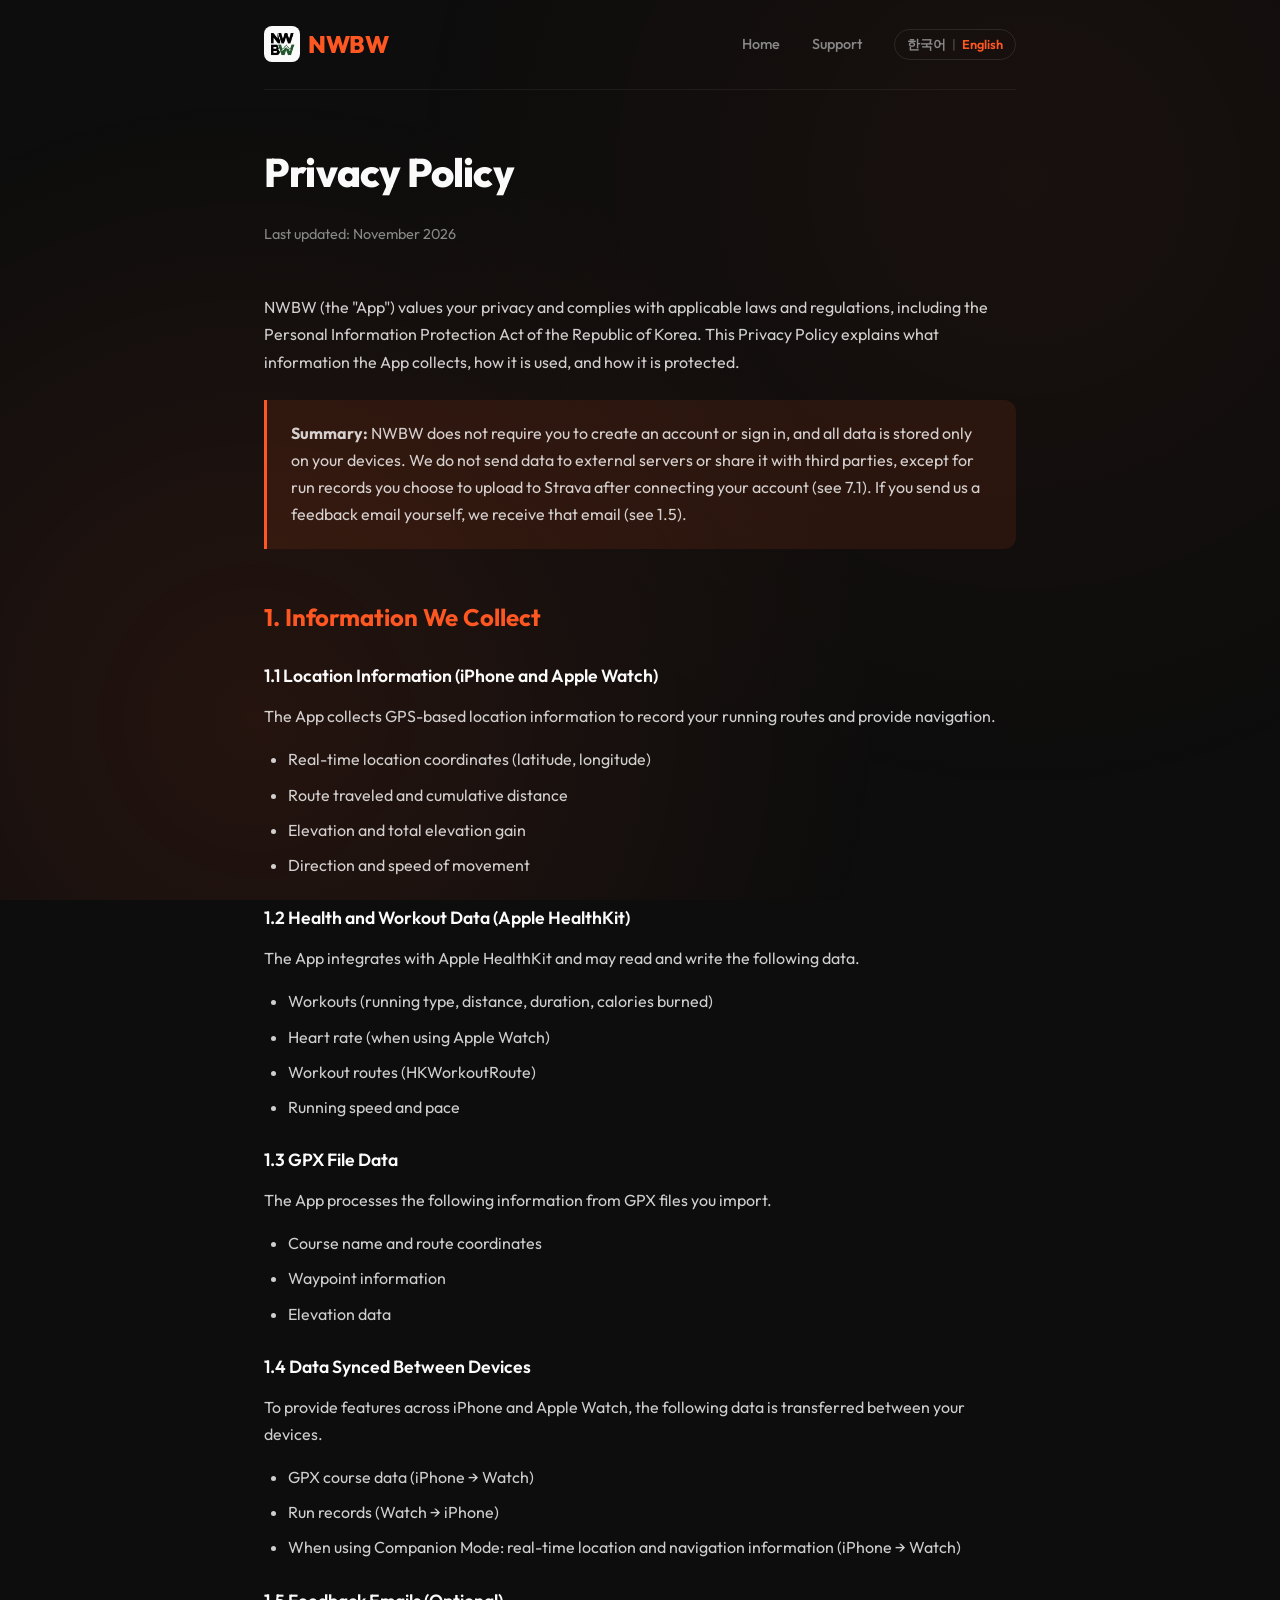
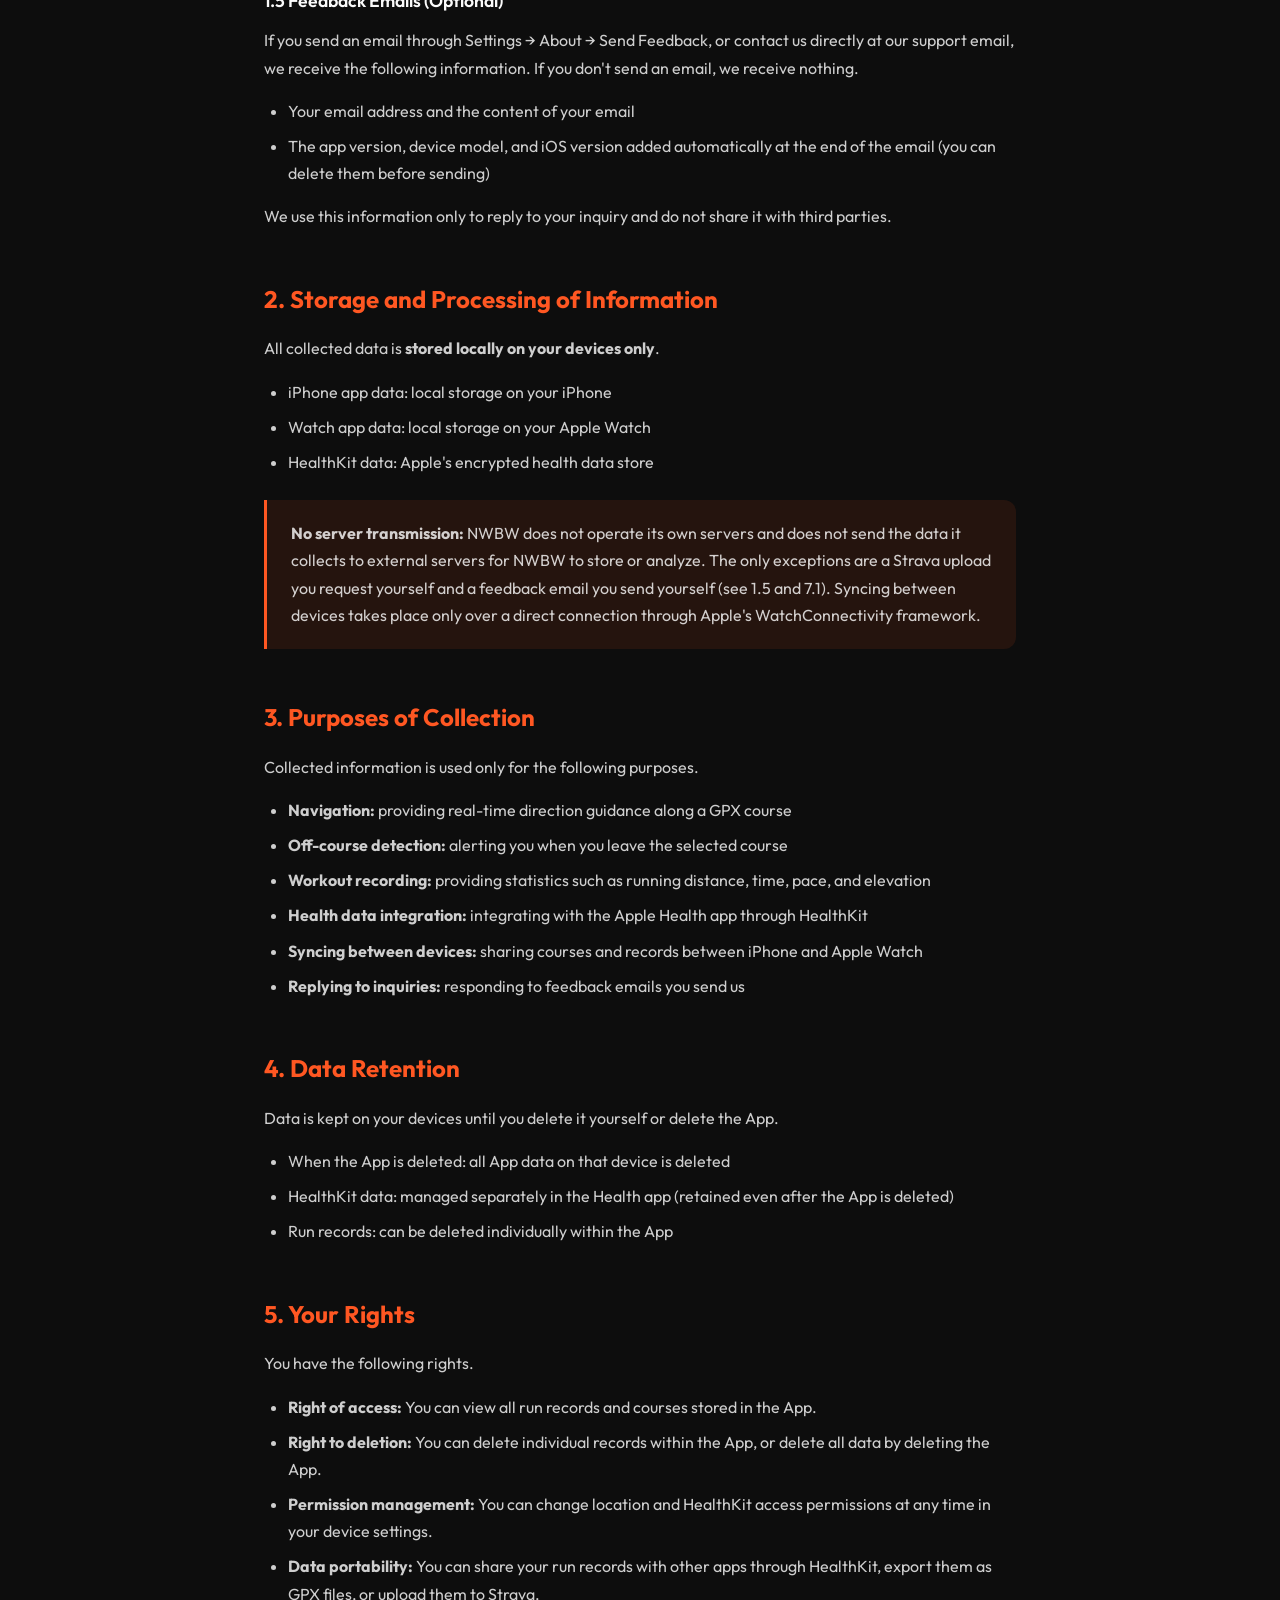
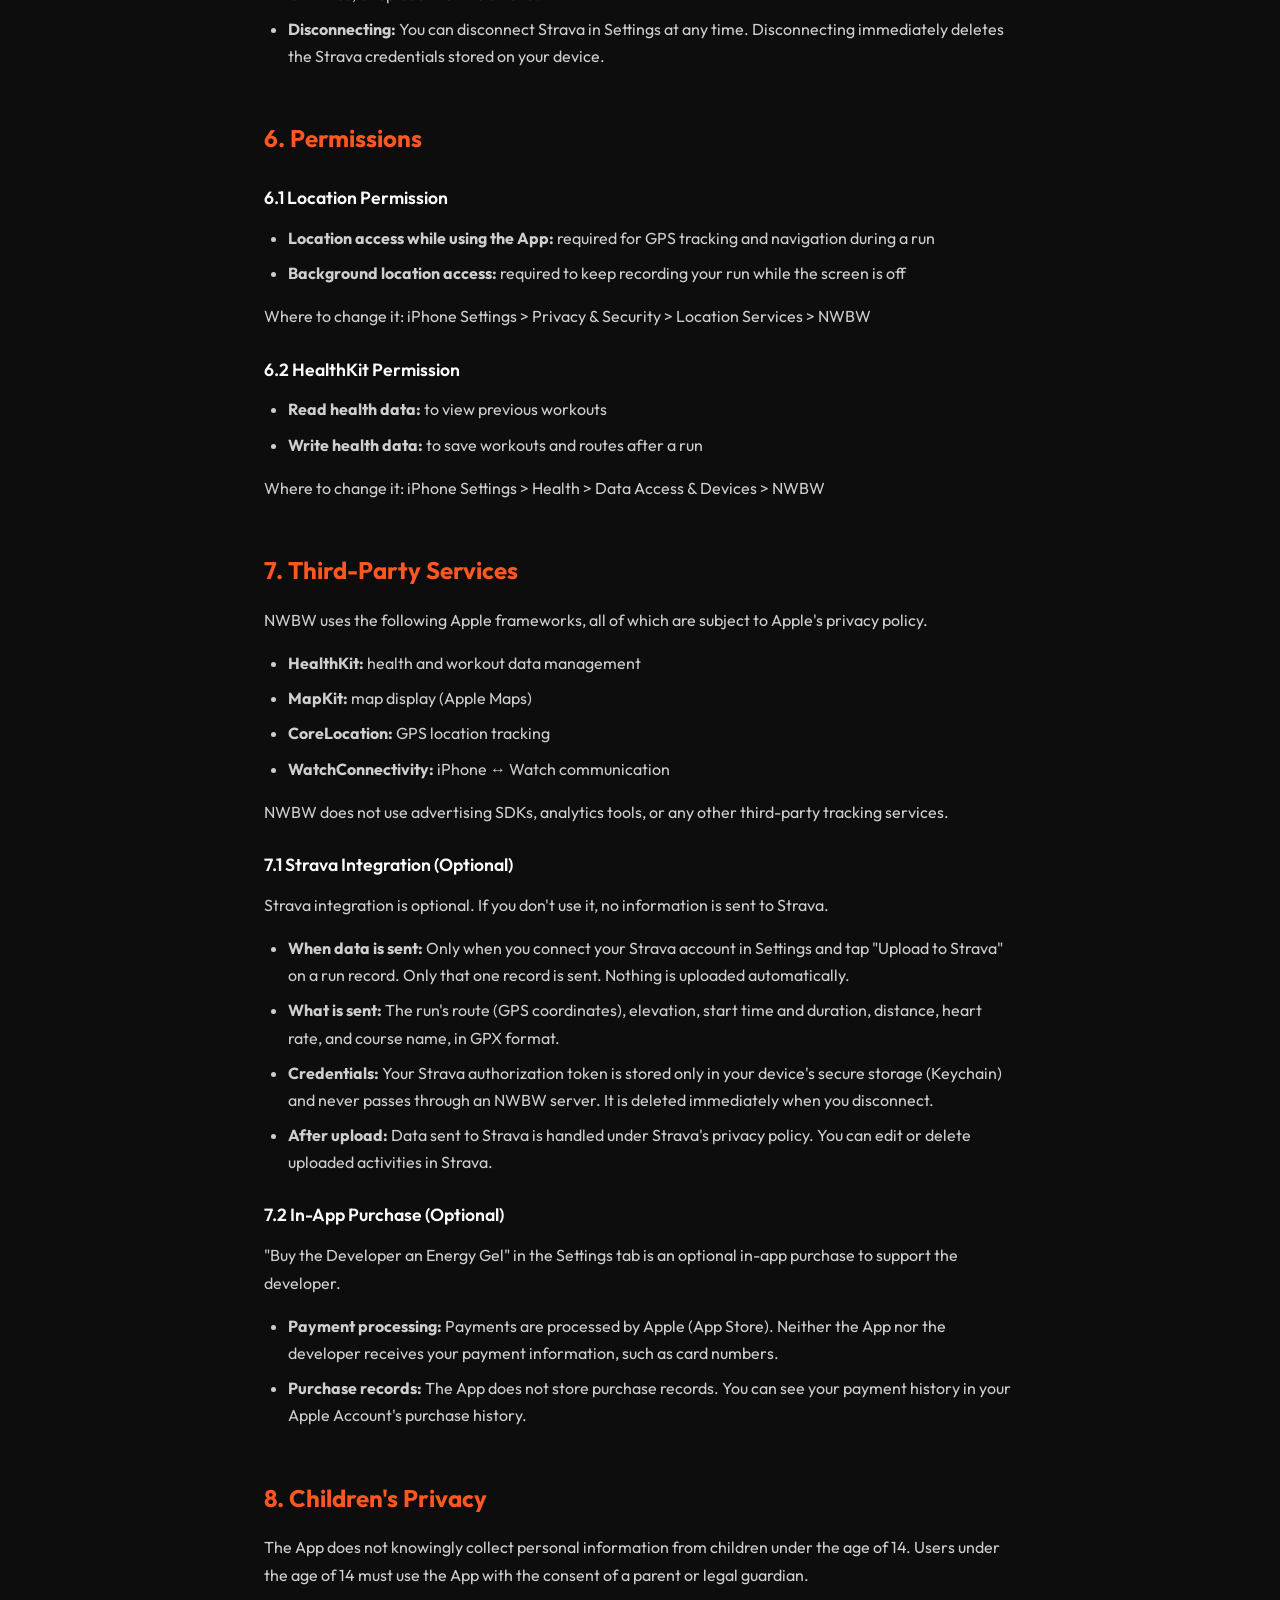
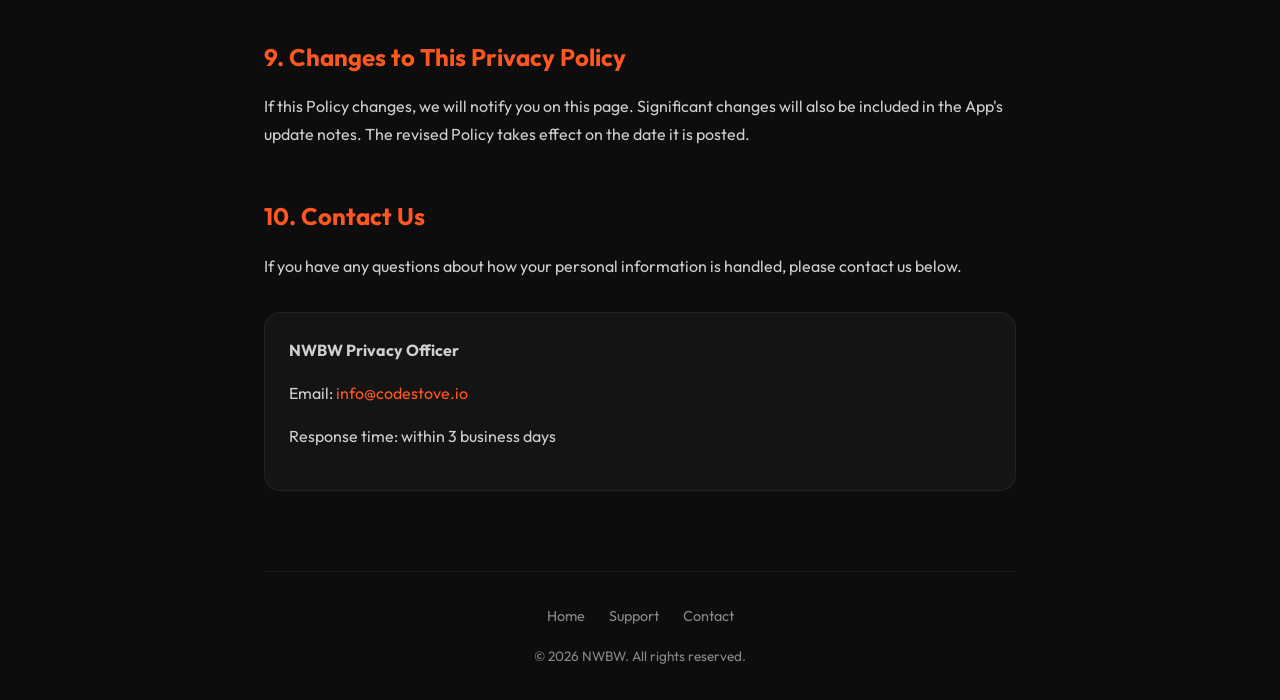
<file: en/privacy.html>
<!DOCTYPE html>
<html lang="en">
<head>
    <meta charset="UTF-8">
    <meta name="viewport" content="width=device-width, initial-scale=1.0">
    <title>Privacy Policy - NWBW</title>
    <link rel="icon" type="image/png" href="../assets/NWBW_logo.png">
    <link rel="apple-touch-icon" href="../assets/NWBW_logo.png">
    <link rel="alternate" hreflang="ko" href="https://shine-codestove.github.io/nwbw-site/privacy.html">
    <link rel="alternate" hreflang="en" href="https://shine-codestove.github.io/nwbw-site/en/privacy.html">
    <link rel="alternate" hreflang="x-default" href="https://shine-codestove.github.io/nwbw-site/privacy.html">
    <link rel="preconnect" href="https://fonts.googleapis.com">
    <link rel="preconnect" href="https://fonts.gstatic.com" crossorigin>
    <link href="https://fonts.googleapis.com/css2?family=Outfit:wght@300;400;600;700;800&display=swap" rel="stylesheet">
    <style>
        :root {
            --primary: #FF5722;
            --primary-dark: #E64A19;
            --dark: #1A1A1A;
            --darker: #0D0D0D;
            --light: #FAFAFA;
            --gray: #888888;
        }

        * {
            margin: 0;
            padding: 0;
            box-sizing: border-box;
        }

        body {
            font-family: 'Outfit', sans-serif;
            background: var(--darker);
            color: var(--light);
            min-height: 100vh;
            line-height: 1.7;
        }

        .bg-pattern {
            position: fixed;
            top: 0;
            left: 0;
            width: 100%;
            height: 100%;
            background: 
                radial-gradient(circle at 20% 80%, rgba(255, 87, 34, 0.1) 0%, transparent 50%),
                radial-gradient(circle at 80% 20%, rgba(255, 87, 34, 0.05) 0%, transparent 50%);
            pointer-events: none;
            z-index: 0;
        }

        .container {
            position: relative;
            z-index: 1;
            max-width: 800px;
            margin: 0 auto;
            padding: 0 24px;
        }

        header {
            padding: 24px 0;
            border-bottom: 1px solid rgba(255, 255, 255, 0.06);
            margin-bottom: 48px;
        }

        nav {
            display: flex;
            justify-content: space-between;
            align-items: center;
        }

        .logo {
            display: flex;
            align-items: center;
            gap: 8px;
            font-size: 1.5rem;
            font-weight: 800;
            letter-spacing: -0.02em;
            color: var(--primary);
            text-decoration: none;
        }

        .logo-img {
            width: 36px;
            height: 36px;
            border-radius: 8px;
        }

        .nav-links {
            display: flex;
            gap: 32px;
        }

        .nav-links a {
            color: var(--gray);
            text-decoration: none;
            font-size: 0.9rem;
            font-weight: 500;
            transition: color 0.3s ease;
        }

        .nav-links a:hover {
            color: var(--light);
        }

        .content {
            padding-bottom: 80px;
        }

        h1 {
            font-size: 2.5rem;
            font-weight: 800;
            margin-bottom: 16px;
            letter-spacing: -0.02em;
        }

        .last-updated {
            color: var(--gray);
            font-size: 0.9rem;
            margin-bottom: 48px;
        }

        h2 {
            font-size: 1.5rem;
            font-weight: 700;
            margin-top: 48px;
            margin-bottom: 16px;
            color: var(--primary);
        }

        h3 {
            font-size: 1.1rem;
            font-weight: 600;
            margin-top: 24px;
            margin-bottom: 12px;
        }

        p {
            color: rgba(255, 255, 255, 0.8);
            margin-bottom: 16px;
        }

        ul {
            margin-bottom: 16px;
            padding-left: 24px;
        }

        li {
            color: rgba(255, 255, 255, 0.8);
            margin-bottom: 8px;
        }

        .highlight-box {
            background: rgba(255, 87, 34, 0.1);
            border-left: 3px solid var(--primary);
            padding: 20px 24px;
            margin: 24px 0;
            border-radius: 0 12px 12px 0;
        }

        .highlight-box p {
            margin-bottom: 0;
        }

        .contact-info {
            background: rgba(255, 255, 255, 0.03);
            border: 1px solid rgba(255, 255, 255, 0.06);
            border-radius: 16px;
            padding: 24px;
            margin-top: 32px;
        }

        .contact-info a {
            color: var(--primary);
            text-decoration: none;
        }

        .contact-info a:hover {
            text-decoration: underline;
        }

        footer {
            padding: 32px 0;
            border-top: 1px solid rgba(255, 255, 255, 0.06);
            text-align: center;
        }

        .footer-links {
            display: flex;
            gap: 24px;
            justify-content: center;
            margin-bottom: 16px;
        }

        .footer-links a {
            color: var(--gray);
            text-decoration: none;
            font-size: 0.9rem;
            transition: color 0.3s ease;
        }

        .footer-links a:hover {
            color: var(--light);
        }

        .copyright {
            color: var(--gray);
            font-size: 0.85rem;
        }

        /* Language switch (visible on mobile too) */
        .nav-right {
            display: flex;
            align-items: center;
            gap: 32px;
        }

        .lang-switch {
            display: flex;
            align-items: center;
            gap: 6px;
            padding: 4px 12px;
            border: 1px solid rgba(255, 255, 255, 0.1);
            border-radius: 100px;
            font-size: 0.8rem;
            font-weight: 600;
            white-space: nowrap;
        }

        .lang-switch a {
            color: var(--gray);
            text-decoration: none;
            transition: color 0.3s ease;
        }

        .lang-switch a:hover {
            color: var(--light);
        }

        .lang-switch a.active {
            color: var(--primary);
        }

        .lang-switch .sep {
            color: rgba(255, 255, 255, 0.2);
        }

        @media (max-width: 768px) {
            .nav-links {
                display: none;
            }

            h1 {
                font-size: 2rem;
            }

            h2 {
                font-size: 1.3rem;
            }
        }
    </style>
</head>
<body>
    <div class="bg-pattern"></div>

    <div class="container">
        <header>
            <nav>
                <a href="index.html" class="logo"><img src="../assets/NWBW_logo.png" alt="NWBW" class="logo-img">NWBW</a>
                <div class="nav-right">
                    <div class="nav-links">
                        <a href="index.html">Home</a>
                        <a href="support.html">Support</a>
                    </div>
                    <div class="lang-switch" aria-label="Language">
                        <a href="../privacy.html" hreflang="ko" lang="ko">한국어</a>
                        <span class="sep" aria-hidden="true">|</span>
                        <a href="privacy.html" class="active" aria-current="page" lang="en">English</a>
                    </div>
                </div>
            </nav>
        </header>

        <main class="content">
            <h1>Privacy Policy</h1>
            <p class="last-updated">Last updated: November 2026</p>

            <p>NWBW (the "App") values your privacy and complies with applicable laws and regulations, including the Personal Information Protection Act of the Republic of Korea. This Privacy Policy explains what information the App collects, how it is used, and how it is protected.</p>

            <div class="highlight-box">
                <p><strong>Summary:</strong> NWBW does not require you to create an account or sign in, and all data is stored only on your devices. We do not send data to external servers or share it with third parties, except for run records you choose to upload to Strava after connecting your account (see 7.1). If you send us a feedback email yourself, we receive that email (see 1.5).</p>
            </div>

            <h2>1. Information We Collect</h2>

            <h3>1.1 Location Information (iPhone and Apple Watch)</h3>
            <p>The App collects GPS-based location information to record your running routes and provide navigation.</p>
            <ul>
                <li>Real-time location coordinates (latitude, longitude)</li>
                <li>Route traveled and cumulative distance</li>
                <li>Elevation and total elevation gain</li>
                <li>Direction and speed of movement</li>
            </ul>

            <h3>1.2 Health and Workout Data (Apple HealthKit)</h3>
            <p>The App integrates with Apple HealthKit and may read and write the following data.</p>
            <ul>
                <li>Workouts (running type, distance, duration, calories burned)</li>
                <li>Heart rate (when using Apple Watch)</li>
                <li>Workout routes (HKWorkoutRoute)</li>
                <li>Running speed and pace</li>
            </ul>

            <h3>1.3 GPX File Data</h3>
            <p>The App processes the following information from GPX files you import.</p>
            <ul>
                <li>Course name and route coordinates</li>
                <li>Waypoint information</li>
                <li>Elevation data</li>
            </ul>

            <h3>1.4 Data Synced Between Devices</h3>
            <p>To provide features across iPhone and Apple Watch, the following data is transferred between your devices.</p>
            <ul>
                <li>GPX course data (iPhone → Watch)</li>
                <li>Run records (Watch → iPhone)</li>
                <li>When using Companion Mode: real-time location and navigation information (iPhone → Watch)</li>
            </ul>

            <h3>1.5 Feedback Emails (Optional)</h3>
            <p>If you send an email through Settings → About → Send Feedback, or contact us directly at our support email, we receive the following information. If you don't send an email, we receive nothing.</p>
            <ul>
                <li>Your email address and the content of your email</li>
                <li>The app version, device model, and iOS version added automatically at the end of the email (you can delete them before sending)</li>
            </ul>
            <p>We use this information only to reply to your inquiry and do not share it with third parties.</p>

            <h2>2. Storage and Processing of Information</h2>

            <p>All collected data is <strong>stored locally on your devices only</strong>.</p>
            <ul>
                <li>iPhone app data: local storage on your iPhone</li>
                <li>Watch app data: local storage on your Apple Watch</li>
                <li>HealthKit data: Apple's encrypted health data store</li>
            </ul>

            <div class="highlight-box">
                <p><strong>No server transmission:</strong> NWBW does not operate its own servers and does not send the data it collects to external servers for NWBW to store or analyze. The only exceptions are a Strava upload you request yourself and a feedback email you send yourself (see 1.5 and 7.1). Syncing between devices takes place only over a direct connection through Apple's WatchConnectivity framework.</p>
            </div>

            <h2>3. Purposes of Collection</h2>

            <p>Collected information is used only for the following purposes.</p>
            <ul>
                <li><strong>Navigation:</strong> providing real-time direction guidance along a GPX course</li>
                <li><strong>Off-course detection:</strong> alerting you when you leave the selected course</li>
                <li><strong>Workout recording:</strong> providing statistics such as running distance, time, pace, and elevation</li>
                <li><strong>Health data integration:</strong> integrating with the Apple Health app through HealthKit</li>
                <li><strong>Syncing between devices:</strong> sharing courses and records between iPhone and Apple Watch</li>
                <li><strong>Replying to inquiries:</strong> responding to feedback emails you send us</li>
            </ul>

            <h2>4. Data Retention</h2>

            <p>Data is kept on your devices until you delete it yourself or delete the App.</p>
            <ul>
                <li>When the App is deleted: all App data on that device is deleted</li>
                <li>HealthKit data: managed separately in the Health app (retained even after the App is deleted)</li>
                <li>Run records: can be deleted individually within the App</li>
            </ul>

            <h2>5. Your Rights</h2>

            <p>You have the following rights.</p>
            <ul>
                <li><strong>Right of access:</strong> You can view all run records and courses stored in the App.</li>
                <li><strong>Right to deletion:</strong> You can delete individual records within the App, or delete all data by deleting the App.</li>
                <li><strong>Permission management:</strong> You can change location and HealthKit access permissions at any time in your device settings.</li>
                <li><strong>Data portability:</strong> You can share your run records with other apps through HealthKit, export them as GPX files, or upload them to Strava.</li>
                <li><strong>Disconnecting:</strong> You can disconnect Strava in Settings at any time. Disconnecting immediately deletes the Strava credentials stored on your device.</li>
            </ul>

            <h2>6. Permissions</h2>

            <h3>6.1 Location Permission</h3>
            <ul>
                <li><strong>Location access while using the App:</strong> required for GPS tracking and navigation during a run</li>
                <li><strong>Background location access:</strong> required to keep recording your run while the screen is off</li>
            </ul>
            <p>Where to change it: iPhone Settings > Privacy & Security > Location Services > NWBW</p>

            <h3>6.2 HealthKit Permission</h3>
            <ul>
                <li><strong>Read health data:</strong> to view previous workouts</li>
                <li><strong>Write health data:</strong> to save workouts and routes after a run</li>
            </ul>
            <p>Where to change it: iPhone Settings > Health > Data Access & Devices > NWBW</p>

            <h2>7. Third-Party Services</h2>

            <p>NWBW uses the following Apple frameworks, all of which are subject to Apple's privacy policy.</p>
            <ul>
                <li><strong>HealthKit:</strong> health and workout data management</li>
                <li><strong>MapKit:</strong> map display (Apple Maps)</li>
                <li><strong>CoreLocation:</strong> GPS location tracking</li>
                <li><strong>WatchConnectivity:</strong> iPhone ↔ Watch communication</li>
            </ul>
            <p>NWBW does not use advertising SDKs, analytics tools, or any other third-party tracking services.</p>

            <h3>7.1 Strava Integration (Optional)</h3>
            <p>Strava integration is optional. If you don't use it, no information is sent to Strava.</p>
            <ul>
                <li><strong>When data is sent:</strong> Only when you connect your Strava account in Settings and tap "Upload to Strava" on a run record. Only that one record is sent. Nothing is uploaded automatically.</li>
                <li><strong>What is sent:</strong> The run's route (GPS coordinates), elevation, start time and duration, distance, heart rate, and course name, in GPX format.</li>
                <li><strong>Credentials:</strong> Your Strava authorization token is stored only in your device's secure storage (Keychain) and never passes through an NWBW server. It is deleted immediately when you disconnect.</li>
                <li><strong>After upload:</strong> Data sent to Strava is handled under Strava's privacy policy. You can edit or delete uploaded activities in Strava.</li>
            </ul>

            <h3>7.2 In-App Purchase (Optional)</h3>
            <p>"Buy the Developer an Energy Gel" in the Settings tab is an optional in-app purchase to support the developer.</p>
            <ul>
                <li><strong>Payment processing:</strong> Payments are processed by Apple (App Store). Neither the App nor the developer receives your payment information, such as card numbers.</li>
                <li><strong>Purchase records:</strong> The App does not store purchase records. You can see your payment history in your Apple Account's purchase history.</li>
            </ul>

            <h2>8. Children's Privacy</h2>

            <p>The App does not knowingly collect personal information from children under the age of 14. Users under the age of 14 must use the App with the consent of a parent or legal guardian.</p>

            <h2>9. Changes to This Privacy Policy</h2>

            <p>If this Policy changes, we will notify you on this page. Significant changes will also be included in the App's update notes. The revised Policy takes effect on the date it is posted.</p>

            <h2>10. Contact Us</h2>

            <p>If you have any questions about how your personal information is handled, please contact us below.</p>

            <div class="contact-info">
                <p><strong>NWBW Privacy Officer</strong></p>
                <p>Email: <a href="mailto:info@codestove.io">info@codestove.io</a></p>
                <p>Response time: within 3 business days</p>
            </div>
        </main>

        <footer>
            <div class="footer-links">
                <a href="index.html">Home</a>
                <a href="support.html">Support</a>
                <a href="mailto:info@codestove.io">Contact</a>
            </div>
            <div class="copyright">© 2026 NWBW. All rights reserved.</div>
        </footer>
    </div>
</body>
</html>
</file>
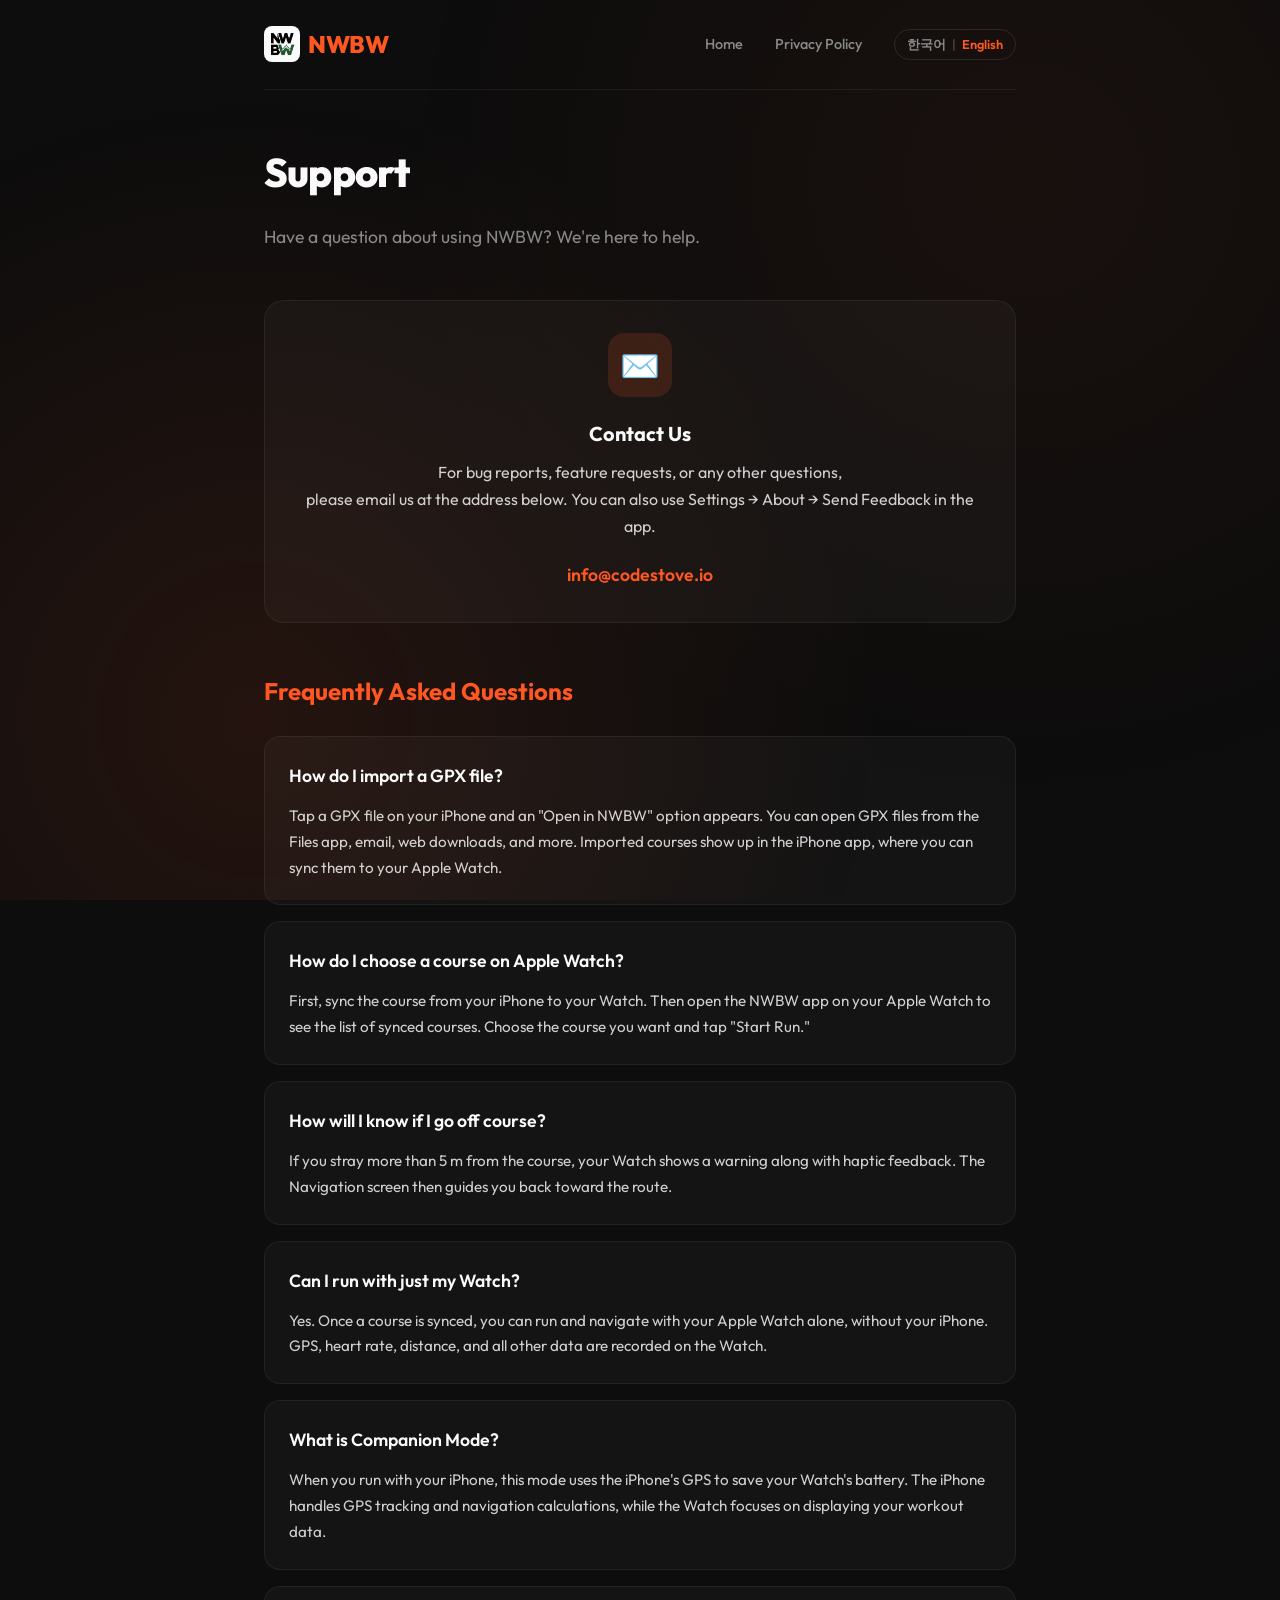
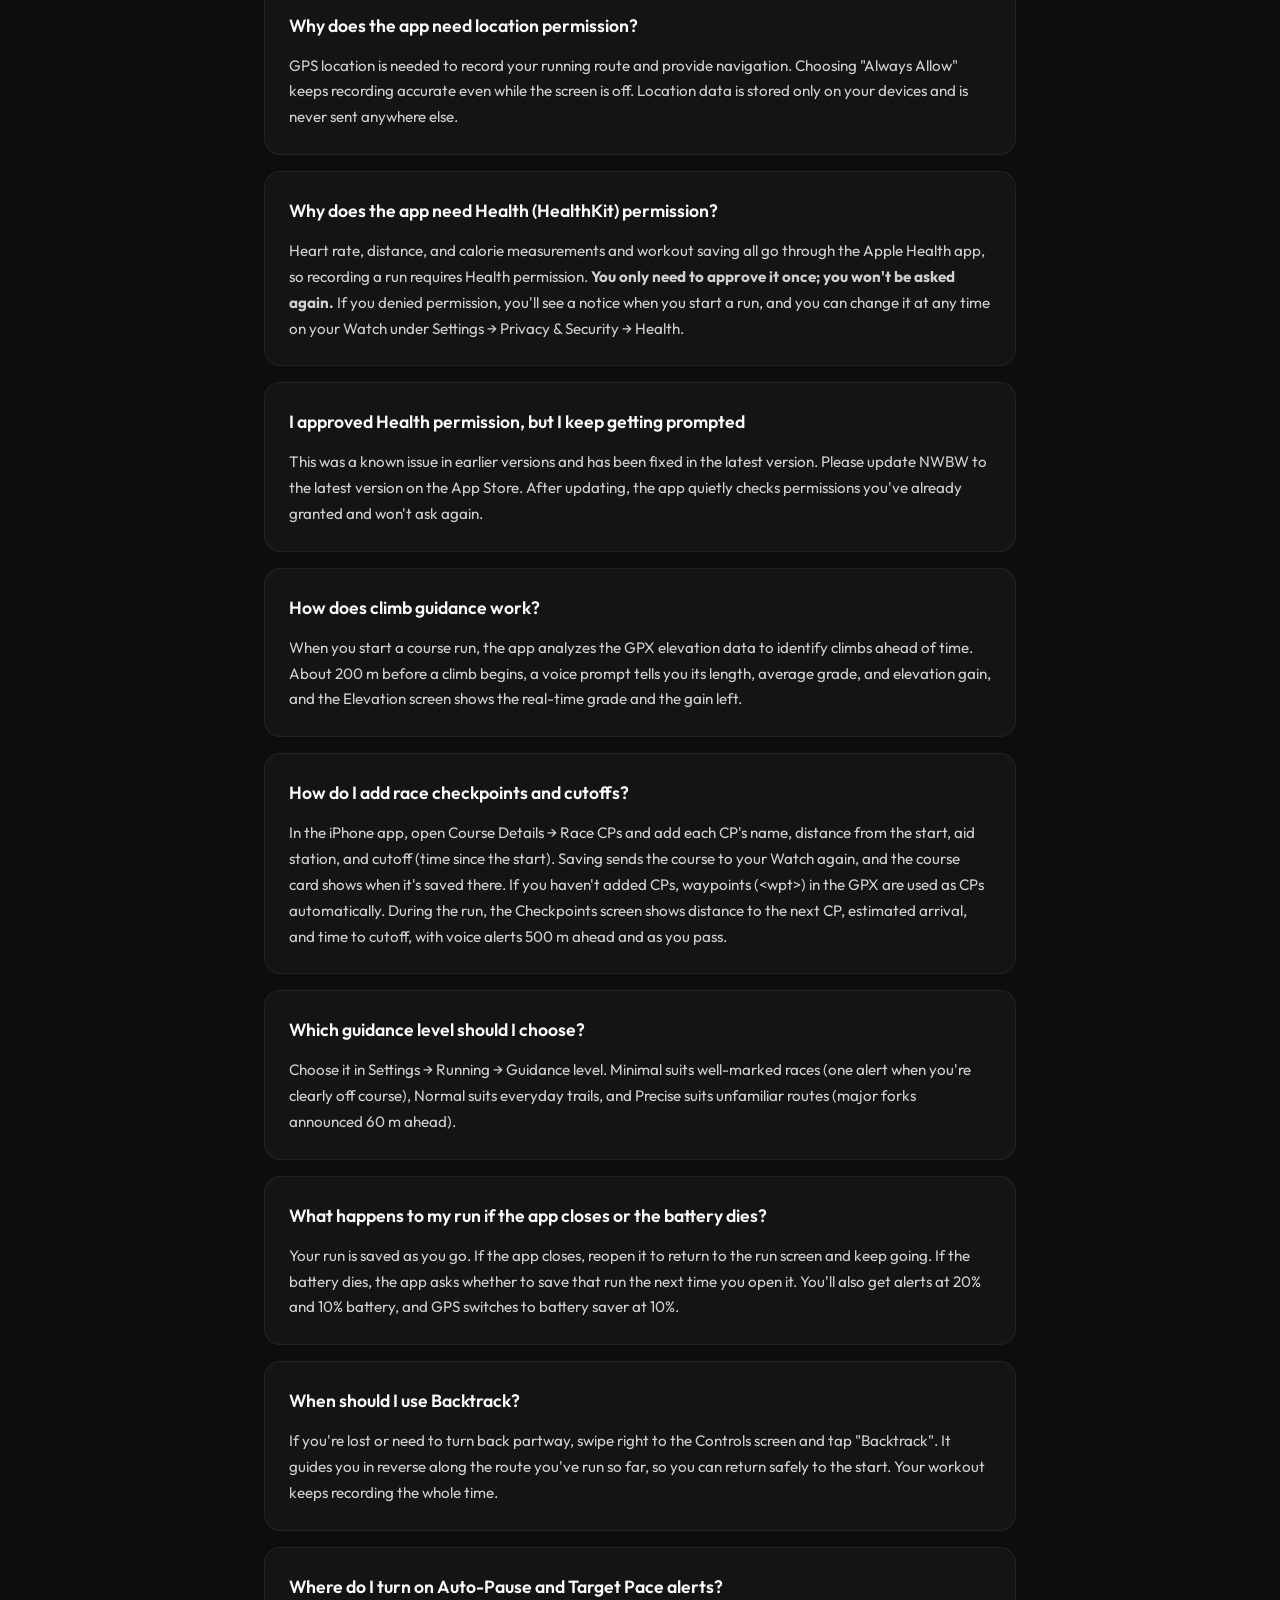
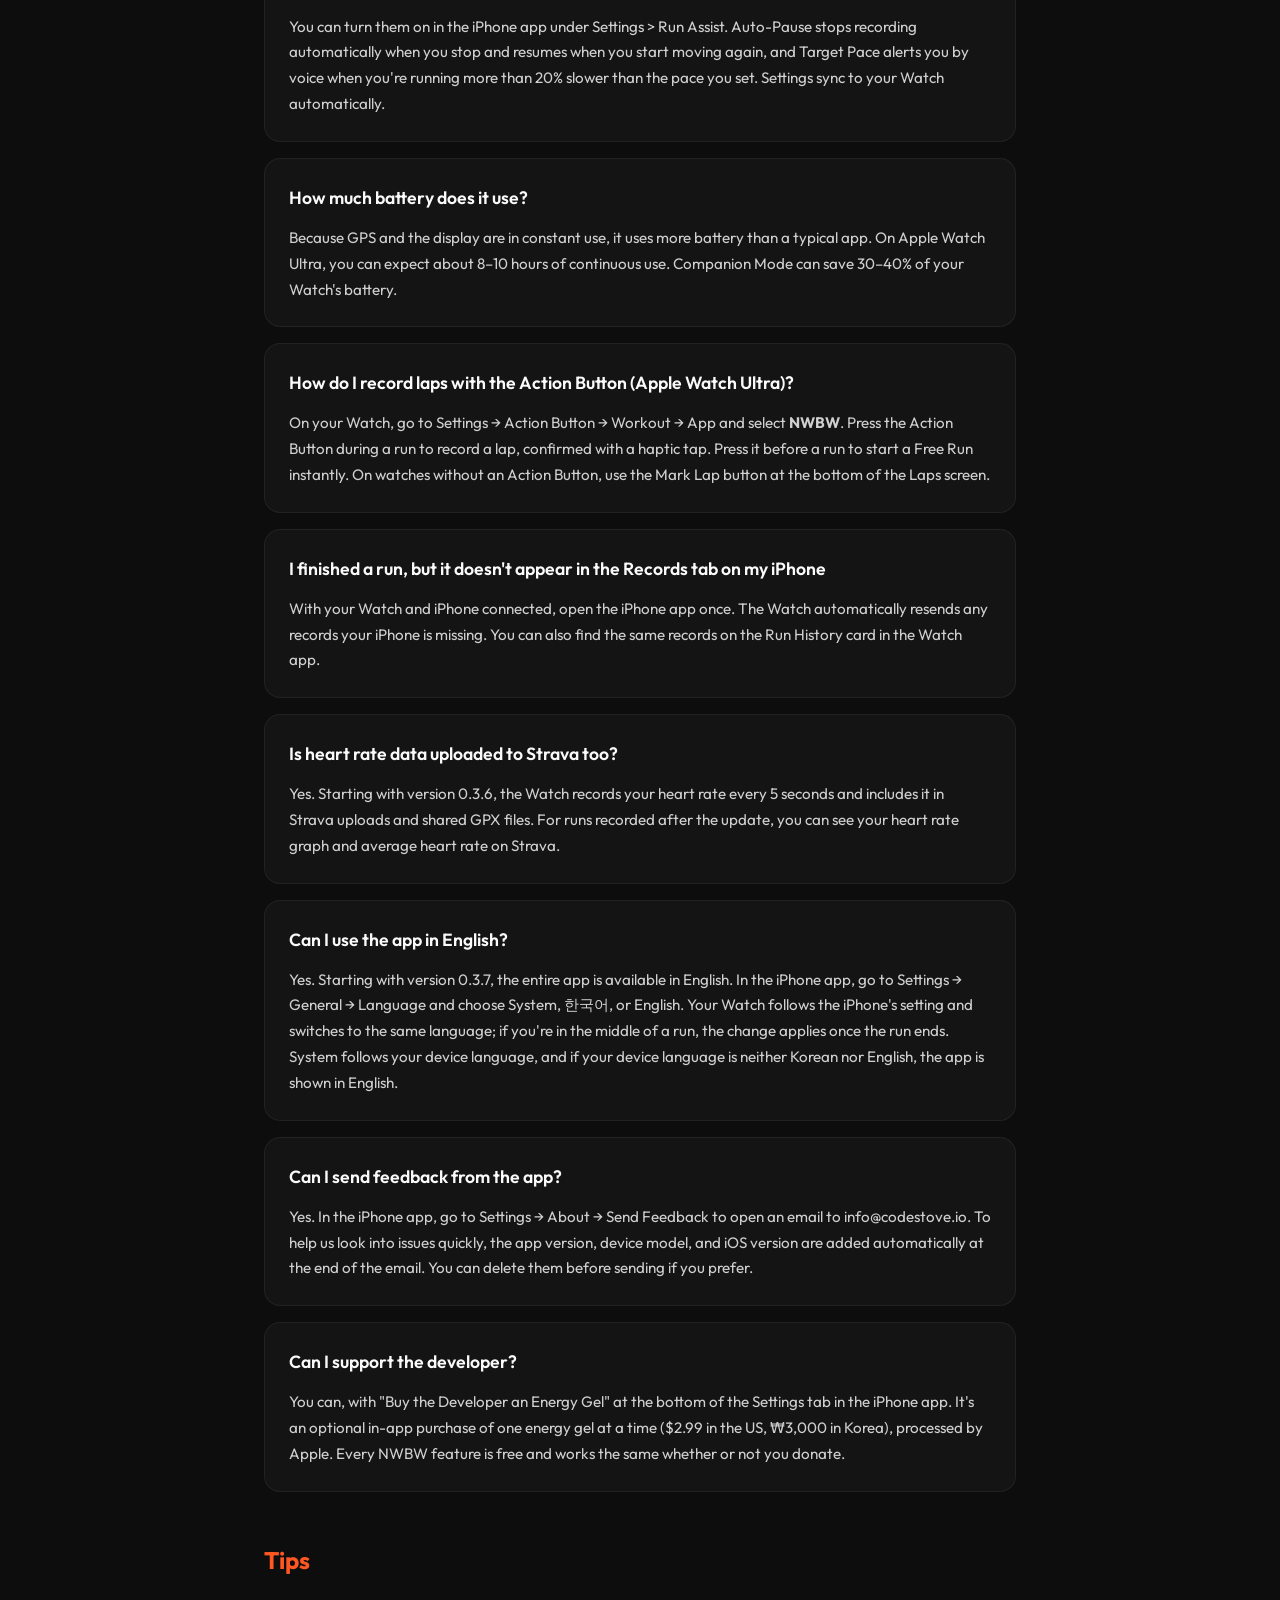
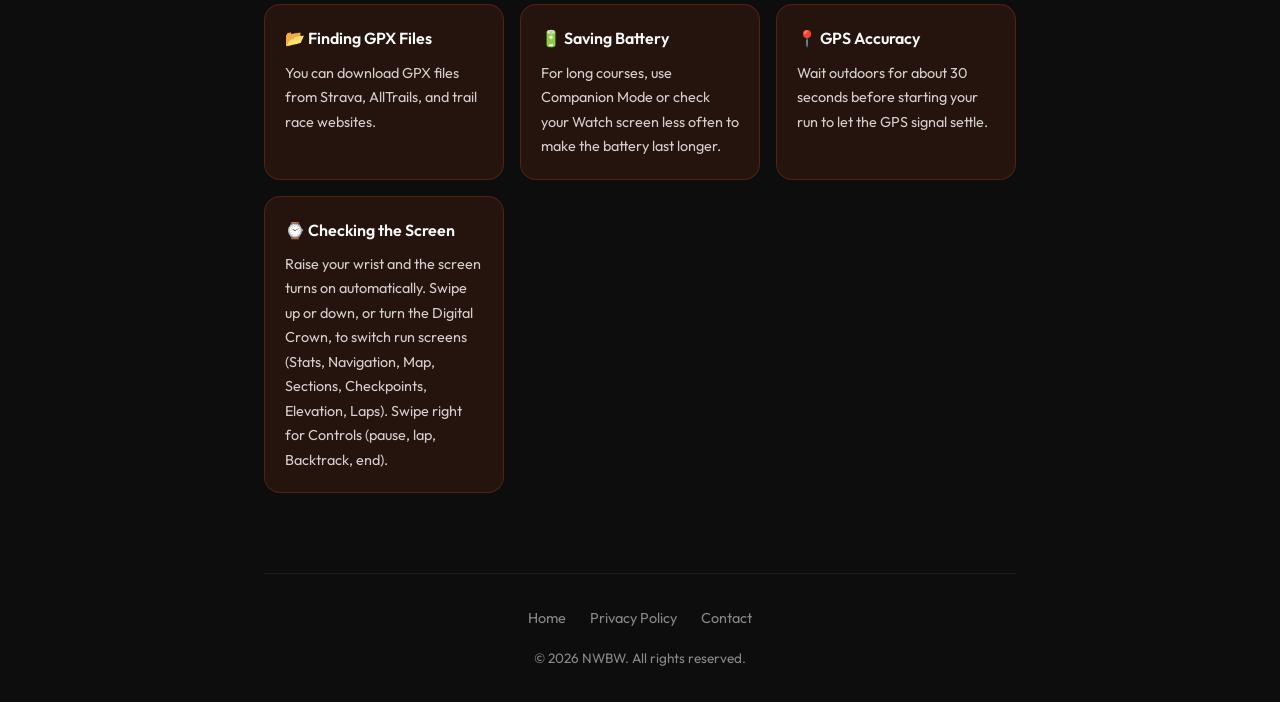
<file: en/support.html>
<!DOCTYPE html>
<html lang="en">
<head>
    <meta charset="UTF-8">
    <meta name="viewport" content="width=device-width, initial-scale=1.0">
    <title>Support - NWBW</title>
    <link rel="icon" type="image/png" href="../assets/NWBW_logo.png">
    <link rel="apple-touch-icon" href="../assets/NWBW_logo.png">
    <link rel="alternate" hreflang="ko" href="https://shine-codestove.github.io/nwbw-site/support.html">
    <link rel="alternate" hreflang="en" href="https://shine-codestove.github.io/nwbw-site/en/support.html">
    <link rel="alternate" hreflang="x-default" href="https://shine-codestove.github.io/nwbw-site/support.html">
    <link rel="preconnect" href="https://fonts.googleapis.com">
    <link rel="preconnect" href="https://fonts.gstatic.com" crossorigin>
    <link href="https://fonts.googleapis.com/css2?family=Outfit:wght@300;400;600;700;800&display=swap" rel="stylesheet">
    <style>
        :root {
            --primary: #FF5722;
            --primary-dark: #E64A19;
            --dark: #1A1A1A;
            --darker: #0D0D0D;
            --light: #FAFAFA;
            --gray: #888888;
        }

        * {
            margin: 0;
            padding: 0;
            box-sizing: border-box;
        }

        body {
            font-family: 'Outfit', sans-serif;
            background: var(--darker);
            color: var(--light);
            min-height: 100vh;
            line-height: 1.7;
        }

        .bg-pattern {
            position: fixed;
            top: 0;
            left: 0;
            width: 100%;
            height: 100%;
            background: 
                radial-gradient(circle at 20% 80%, rgba(255, 87, 34, 0.1) 0%, transparent 50%),
                radial-gradient(circle at 80% 20%, rgba(255, 87, 34, 0.05) 0%, transparent 50%);
            pointer-events: none;
            z-index: 0;
        }

        .container {
            position: relative;
            z-index: 1;
            max-width: 800px;
            margin: 0 auto;
            padding: 0 24px;
        }

        header {
            padding: 24px 0;
            border-bottom: 1px solid rgba(255, 255, 255, 0.06);
            margin-bottom: 48px;
        }

        nav {
            display: flex;
            justify-content: space-between;
            align-items: center;
        }

        .logo {
            display: flex;
            align-items: center;
            gap: 8px;
            font-size: 1.5rem;
            font-weight: 800;
            letter-spacing: -0.02em;
            color: var(--primary);
            text-decoration: none;
        }

        .logo-img {
            width: 36px;
            height: 36px;
            border-radius: 8px;
        }

        .nav-links {
            display: flex;
            gap: 32px;
        }

        .nav-links a {
            color: var(--gray);
            text-decoration: none;
            font-size: 0.9rem;
            font-weight: 500;
            transition: color 0.3s ease;
        }

        .nav-links a:hover {
            color: var(--light);
        }

        .content {
            padding-bottom: 80px;
        }

        h1 {
            font-size: 2.5rem;
            font-weight: 800;
            margin-bottom: 16px;
            letter-spacing: -0.02em;
        }

        .subtitle {
            color: var(--gray);
            font-size: 1.1rem;
            margin-bottom: 48px;
        }

        h2 {
            font-size: 1.5rem;
            font-weight: 700;
            margin-top: 48px;
            margin-bottom: 24px;
            color: var(--primary);
        }

        p {
            color: rgba(255, 255, 255, 0.8);
            margin-bottom: 16px;
        }

        /* Contact Card */
        .contact-card {
            background: rgba(255, 255, 255, 0.03);
            border: 1px solid rgba(255, 255, 255, 0.06);
            border-radius: 20px;
            padding: 32px;
            text-align: center;
            margin-bottom: 48px;
        }

        .contact-icon {
            width: 64px;
            height: 64px;
            background: rgba(255, 87, 34, 0.15);
            border-radius: 16px;
            display: flex;
            align-items: center;
            justify-content: center;
            margin: 0 auto 20px;
            font-size: 2rem;
        }

        .contact-card h3 {
            font-size: 1.25rem;
            font-weight: 700;
            margin-bottom: 8px;
        }

        .contact-card p {
            margin-bottom: 20px;
        }

        .contact-card a.email {
            display: inline-flex;
            align-items: center;
            gap: 8px;
            color: var(--primary);
            text-decoration: none;
            font-size: 1.1rem;
            font-weight: 600;
        }

        .contact-card a.email:hover {
            text-decoration: underline;
        }

        /* FAQ */
        .faq-item {
            background: rgba(255, 255, 255, 0.03);
            border: 1px solid rgba(255, 255, 255, 0.06);
            border-radius: 16px;
            padding: 24px;
            margin-bottom: 16px;
            transition: all 0.3s ease;
        }

        .faq-item:hover {
            background: rgba(255, 255, 255, 0.05);
        }

        .faq-item h3 {
            font-size: 1.1rem;
            font-weight: 600;
            margin-bottom: 12px;
            color: var(--light);
        }

        .faq-item p {
            margin-bottom: 0;
            font-size: 0.95rem;
        }

        /* Tips */
        .tips-grid {
            display: grid;
            grid-template-columns: repeat(auto-fit, minmax(220px, 1fr));
            gap: 16px;
            margin-top: 24px;
        }

        .tip-card {
            background: rgba(255, 87, 34, 0.1);
            border: 1px solid rgba(255, 87, 34, 0.2);
            border-radius: 16px;
            padding: 20px;
        }

        .tip-card h4 {
            font-size: 1rem;
            font-weight: 600;
            margin-bottom: 8px;
        }

        .tip-card p {
            font-size: 0.9rem;
            margin-bottom: 0;
        }

        footer {
            padding: 32px 0;
            border-top: 1px solid rgba(255, 255, 255, 0.06);
            text-align: center;
        }

        .footer-links {
            display: flex;
            gap: 24px;
            justify-content: center;
            margin-bottom: 16px;
        }

        .footer-links a {
            color: var(--gray);
            text-decoration: none;
            font-size: 0.9rem;
            transition: color 0.3s ease;
        }

        .footer-links a:hover {
            color: var(--light);
        }

        .copyright {
            color: var(--gray);
            font-size: 0.85rem;
        }

        /* Language switch (visible on mobile too) */
        .nav-right {
            display: flex;
            align-items: center;
            gap: 32px;
        }

        .lang-switch {
            display: flex;
            align-items: center;
            gap: 6px;
            padding: 4px 12px;
            border: 1px solid rgba(255, 255, 255, 0.1);
            border-radius: 100px;
            font-size: 0.8rem;
            font-weight: 600;
            white-space: nowrap;
        }

        .lang-switch a {
            color: var(--gray);
            text-decoration: none;
            transition: color 0.3s ease;
        }

        .lang-switch a:hover {
            color: var(--light);
        }

        .lang-switch a.active {
            color: var(--primary);
        }

        .lang-switch .sep {
            color: rgba(255, 255, 255, 0.2);
        }

        @media (max-width: 768px) {
            .nav-links {
                display: none;
            }

            h1 {
                font-size: 2rem;
            }
        }
    </style>
</head>
<body>
    <div class="bg-pattern"></div>

    <div class="container">
        <header>
            <nav>
                <a href="index.html" class="logo"><img src="../assets/NWBW_logo.png" alt="NWBW" class="logo-img">NWBW</a>
                <div class="nav-right">
                    <div class="nav-links">
                        <a href="index.html">Home</a>
                        <a href="privacy.html">Privacy Policy</a>
                    </div>
                    <div class="lang-switch" aria-label="Language">
                        <a href="../support.html" hreflang="ko" lang="ko">한국어</a>
                        <span class="sep" aria-hidden="true">|</span>
                        <a href="support.html" class="active" aria-current="page" lang="en">English</a>
                    </div>
                </div>
            </nav>
        </header>

        <main class="content">
            <h1>Support</h1>
            <p class="subtitle">Have a question about using NWBW? We're here to help.</p>

            <div class="contact-card">
                <div class="contact-icon">✉️</div>
                <h3>Contact Us</h3>
                <p>For bug reports, feature requests, or any other questions,<br>please email us at the address below. You can also use Settings → About → Send Feedback in the app.</p>
                <a href="mailto:info@codestove.io" class="email">
                    info@codestove.io
                </a>
            </div>

            <h2>Frequently Asked Questions</h2>

            <div class="faq-item">
                <h3>How do I import a GPX file?</h3>
                <p>Tap a GPX file on your iPhone and an "Open in NWBW" option appears. You can open GPX files from the Files app, email, web downloads, and more. Imported courses show up in the iPhone app, where you can sync them to your Apple Watch.</p>
            </div>

            <div class="faq-item">
                <h3>How do I choose a course on Apple Watch?</h3>
                <p>First, sync the course from your iPhone to your Watch. Then open the NWBW app on your Apple Watch to see the list of synced courses. Choose the course you want and tap "Start Run."</p>
            </div>

            <div class="faq-item">
                <h3>How will I know if I go off course?</h3>
                <p>If you stray more than 5 m from the course, your Watch shows a warning along with haptic feedback. The Navigation screen then guides you back toward the route.</p>
            </div>

            <div class="faq-item">
                <h3>Can I run with just my Watch?</h3>
                <p>Yes. Once a course is synced, you can run and navigate with your Apple Watch alone, without your iPhone. GPS, heart rate, distance, and all other data are recorded on the Watch.</p>
            </div>

            <div class="faq-item">
                <h3>What is Companion Mode?</h3>
                <p>When you run with your iPhone, this mode uses the iPhone's GPS to save your Watch's battery. The iPhone handles GPS tracking and navigation calculations, while the Watch focuses on displaying your workout data.</p>
            </div>

            <div class="faq-item">
                <h3>Why does the app need location permission?</h3>
                <p>GPS location is needed to record your running route and provide navigation. Choosing "Always Allow" keeps recording accurate even while the screen is off. Location data is stored only on your devices and is never sent anywhere else.</p>
            </div>

            <div class="faq-item">
                <h3>Why does the app need Health (HealthKit) permission?</h3>
                <p>Heart rate, distance, and calorie measurements and workout saving all go through the Apple Health app, so recording a run requires Health permission. <strong>You only need to approve it once; you won't be asked again.</strong> If you denied permission, you'll see a notice when you start a run, and you can change it at any time on your Watch under Settings → Privacy &amp; Security → Health.</p>
            </div>

            <div class="faq-item">
                <h3>I approved Health permission, but I keep getting prompted</h3>
                <p>This was a known issue in earlier versions and has been fixed in the latest version. Please update NWBW to the latest version on the App Store. After updating, the app quietly checks permissions you've already granted and won't ask again.</p>
            </div>

            <div class="faq-item">
                <h3>How does climb guidance work?</h3>
                <p>When you start a course run, the app analyzes the GPX elevation data to identify climbs ahead of time. About 200 m before a climb begins, a voice prompt tells you its length, average grade, and elevation gain, and the Elevation screen shows the real-time grade and the gain left.</p>
            </div>

            <div class="faq-item">
                <h3>How do I add race checkpoints and cutoffs?</h3>
                <p>In the iPhone app, open Course Details → Race CPs and add each CP's name, distance from the start, aid station, and cutoff (time since the start). Saving sends the course to your Watch again, and the course card shows when it's saved there. If you haven't added CPs, waypoints (&lt;wpt&gt;) in the GPX are used as CPs automatically. During the run, the Checkpoints screen shows distance to the next CP, estimated arrival, and time to cutoff, with voice alerts 500 m ahead and as you pass.</p>
            </div>

            <div class="faq-item">
                <h3>Which guidance level should I choose?</h3>
                <p>Choose it in Settings → Running → Guidance level. Minimal suits well-marked races (one alert when you're clearly off course), Normal suits everyday trails, and Precise suits unfamiliar routes (major forks announced 60 m ahead).</p>
            </div>

            <div class="faq-item">
                <h3>What happens to my run if the app closes or the battery dies?</h3>
                <p>Your run is saved as you go. If the app closes, reopen it to return to the run screen and keep going. If the battery dies, the app asks whether to save that run the next time you open it. You'll also get alerts at 20% and 10% battery, and GPS switches to battery saver at 10%.</p>
            </div>

            <div class="faq-item">
                <h3>When should I use Backtrack?</h3>
                <p>If you're lost or need to turn back partway, swipe right to the Controls screen and tap "Backtrack". It guides you in reverse along the route you've run so far, so you can return safely to the start. Your workout keeps recording the whole time.</p>
            </div>

            <div class="faq-item">
                <h3>Where do I turn on Auto-Pause and Target Pace alerts?</h3>
                <p>You can turn them on in the iPhone app under Settings &gt; Run Assist. Auto-Pause stops recording automatically when you stop and resumes when you start moving again, and Target Pace alerts you by voice when you're running more than 20% slower than the pace you set. Settings sync to your Watch automatically.</p>
            </div>

            <div class="faq-item">
                <h3>How much battery does it use?</h3>
                <p>Because GPS and the display are in constant use, it uses more battery than a typical app. On Apple Watch Ultra, you can expect about 8–10 hours of continuous use. Companion Mode can save 30–40% of your Watch's battery.</p>
            </div>

            <div class="faq-item">
                <h3>How do I record laps with the Action Button (Apple Watch Ultra)?</h3>
                <p>On your Watch, go to Settings → Action Button → Workout → App and select <strong>NWBW</strong>. Press the Action Button during a run to record a lap, confirmed with a haptic tap. Press it before a run to start a Free Run instantly. On watches without an Action Button, use the Mark Lap button at the bottom of the Laps screen.</p>
            </div>

            <div class="faq-item">
                <h3>I finished a run, but it doesn't appear in the Records tab on my iPhone</h3>
                <p>With your Watch and iPhone connected, open the iPhone app once. The Watch automatically resends any records your iPhone is missing. You can also find the same records on the Run History card in the Watch app.</p>
            </div>

            <div class="faq-item">
                <h3>Is heart rate data uploaded to Strava too?</h3>
                <p>Yes. Starting with version 0.3.6, the Watch records your heart rate every 5 seconds and includes it in Strava uploads and shared GPX files. For runs recorded after the update, you can see your heart rate graph and average heart rate on Strava.</p>
            </div>

            <div class="faq-item">
                <h3>Can I use the app in English?</h3>
                <p>Yes. Starting with version 0.3.7, the entire app is available in English. In the iPhone app, go to Settings → General → Language and choose System, <span lang="ko">한국어</span>, or English. Your Watch follows the iPhone's setting and switches to the same language; if you're in the middle of a run, the change applies once the run ends. System follows your device language, and if your device language is neither Korean nor English, the app is shown in English.</p>
            </div>

            <div class="faq-item">
                <h3>Can I send feedback from the app?</h3>
                <p>Yes. In the iPhone app, go to Settings → About → Send Feedback to open an email to info@codestove.io. To help us look into issues quickly, the app version, device model, and iOS version are added automatically at the end of the email. You can delete them before sending if you prefer.</p>
            </div>

            <div class="faq-item">
                <h3>Can I support the developer?</h3>
                <p>You can, with "Buy the Developer an Energy Gel" at the bottom of the Settings tab in the iPhone app. It's an optional in-app purchase of one energy gel at a time ($2.99 in the US, ₩3,000 in Korea), processed by Apple. Every NWBW feature is free and works the same whether or not you donate.</p>
            </div>

            <h2>Tips</h2>

            <div class="tips-grid">
                <div class="tip-card">
                    <h4>📂 Finding GPX Files</h4>
                    <p>You can download GPX files from Strava, AllTrails, and trail race websites.</p>
                </div>
                <div class="tip-card">
                    <h4>🔋 Saving Battery</h4>
                    <p>For long courses, use Companion Mode or check your Watch screen less often to make the battery last longer.</p>
                </div>
                <div class="tip-card">
                    <h4>📍 GPS Accuracy</h4>
                    <p>Wait outdoors for about 30 seconds before starting your run to let the GPS signal settle.</p>
                </div>
                <div class="tip-card">
                    <h4>⌚ Checking the Screen</h4>
                    <p>Raise your wrist and the screen turns on automatically. Swipe up or down, or turn the Digital Crown, to switch run screens (Stats, Navigation, Map, Sections, Checkpoints, Elevation, Laps). Swipe right for Controls (pause, lap, Backtrack, end).</p>
                </div>
            </div>
        </main>

        <footer>
            <div class="footer-links">
                <a href="index.html">Home</a>
                <a href="privacy.html">Privacy Policy</a>
                <a href="mailto:info@codestove.io">Contact</a>
            </div>
            <div class="copyright">© 2026 NWBW. All rights reserved.</div>
        </footer>
    </div>
</body>
</html>
</file>
<file: motion.css>
/* NWBW 모션 그래픽 (index.html · en/index.html 공용)
   산 능선 · 등고선 · 트레일 드로잉 · 러너 · 내비 칩 · 코스 여정(스크롤) · 등장 효과
   prefers-reduced-motion이면 모든 움직임을 끄고 최종 상태만 보여준다. */

/* ---------- Hero scene ---------- */
.hero { position: relative; isolation: isolate; padding-bottom: clamp(220px, 26vw, 340px) !important; }
.hero > *:not(.hero-scene) { position: relative; z-index: 2; }

.hero-scene {
    position: absolute;
    top: -96px;
    bottom: -40px;
    left: 50%;
    width: 100vw;
    transform: translateX(-50%);
    z-index: 0;
    overflow: hidden;
    pointer-events: none;
}

.hero-scene svg { position: absolute; display: block; }
/* 아래쪽을 페이지 배경으로 자연스럽게 녹인다 */
.hero-scene::after {
    content: "";
    position: absolute;
    left: 0;
    right: 0;
    bottom: 0;
    height: 140px;
    background: linear-gradient(to bottom, rgba(13, 13, 13, 0), var(--darker));
}

/* 등고선: 우상단, 천천히 숨쉬듯 */
.hs-contours {
    top: -8%;
    right: -12%;
    width: min(900px, 90vw);
    height: auto;
    opacity: 0.55;
    animation: contourBreath 14s ease-in-out infinite alternate;
    transform-origin: 60% 40%;
}
.hs-contours path {
    fill: none;
    stroke: rgba(255, 138, 101, 0.10);
    stroke-width: 1.2;
}
.hs-contours path:nth-child(3n) { stroke: rgba(255, 138, 101, 0.18); }

@keyframes contourBreath {
    from { transform: rotate(-2deg) scale(1); }
    to   { transform: rotate(3deg) scale(1.04); }
}

/* 일출 빛 */
.hs-glow {
    position: absolute;
    left: 50%;
    bottom: 120px;
    width: 760px;
    height: 420px;
    transform: translateX(-50%);
    background: radial-gradient(ellipse at 50% 70%, rgba(255, 87, 34, 0.28), rgba(255, 87, 34, 0) 65%);
    filter: blur(10px);
    animation: glowPulse 6s ease-in-out infinite alternate;
}
@keyframes glowPulse {
    from { opacity: 0.65; }
    to   { opacity: 1; }
}

/* 능선 */
.hs-ridges {
    left: 0;
    bottom: 0;
    width: 100%;
    height: clamp(260px, 32vw, 440px);
}
.hs-ridges .layer { will-change: transform; transform: translateY(calc(var(--sy, 0) * var(--depth, 0) * 1px)); }
.hs-ridges .r3 { fill: #1d1716; --depth: 0.10; }
.hs-ridges .r2 { fill: #151211; --depth: 0.18; }
.hs-ridges .r1 { fill: #0f0d0c; --depth: 0.28; }
.hs-ridges .rim { fill: none; stroke: rgba(255, 112, 67, 0.35); stroke-width: 1.2; }

/* 안개 */
.hs-mist {
    position: absolute;
    left: -20%;
    width: 140%;
    height: 90px;
    border-radius: 50%;
    background: radial-gradient(ellipse at center, rgba(255, 255, 255, 0.05), rgba(255, 255, 255, 0) 70%);
    filter: blur(6px);
}
.hs-mist.m1 { bottom: 26%; animation: mistDrift 26s linear infinite alternate; }
.hs-mist.m2 { bottom: 12%; animation: mistDrift 34s linear infinite alternate-reverse; opacity: 0.8; }
@keyframes mistDrift {
    from { transform: translateX(-6%); }
    to   { transform: translateX(6%); }
}

/* 트레일 드로잉 + 러너 */
.hs-trail {
    fill: none;
    stroke: var(--primary);
    stroke-width: 2.6;
    stroke-linecap: round;
    filter: drop-shadow(0 0 6px rgba(255, 87, 34, 0.8));
    stroke-dasharray: var(--len, 2000);
    stroke-dashoffset: var(--len, 2000);
    animation: drawTrail 3.2s cubic-bezier(.6, .1, .2, 1) 0.6s forwards;
}
.hs-trail-ghost {
    fill: none;
    stroke: rgba(255, 255, 255, 0.18);
    stroke-width: 1.4;
    stroke-dasharray: 2 7;
    stroke-linecap: round;
}
@keyframes drawTrail { to { stroke-dashoffset: 0; } }

.hs-runner circle.core { fill: #fff; }
.hs-runner circle.halo {
    fill: rgba(255, 87, 34, 0.35);
    transform-box: fill-box;
    transform-origin: center;
    animation: halo 1.6s ease-out infinite;
}
@keyframes halo {
    from { transform: scale(0.6); opacity: 1; }
    to   { transform: scale(2.4); opacity: 0; }
}

.hs-flag { opacity: 0; animation: flagIn 0.6s ease 3.6s forwards; }
.hs-flag path { fill: var(--primary); }
.hs-flag line { stroke: #fff; stroke-width: 1.6; }
@keyframes flagIn { to { opacity: 1; } }

/* 내비 칩 (Watch 안내처럼) */
.nav-chips { position: absolute; inset: 0; z-index: 1; pointer-events: none; }
.nav-chip {
    position: absolute;
    display: flex;
    align-items: center;
    gap: 10px;
    padding: 10px 14px 10px 10px;
    border-radius: 16px;
    background: rgba(22, 24, 24, 0.72);
    border: 1px solid rgba(255, 255, 255, 0.08);
    backdrop-filter: blur(12px);
    -webkit-backdrop-filter: blur(12px);
    box-shadow: 0 12px 30px rgba(0, 0, 0, 0.35);
    font-size: 0.82rem;
    color: var(--light);
    white-space: nowrap;
    opacity: 0;
    animation: chipIn 0.7s cubic-bezier(.2, .8, .2, 1) forwards, chipFloat 5s ease-in-out infinite alternate;
}
.nav-chip b { display: block; font-size: 1.05rem; font-weight: 700; line-height: 1.1; }
.nav-chip small { display: block; color: var(--gray); font-size: 0.72rem; }
.nav-chip .ic {
    flex: none;
    width: 36px;
    height: 36px;
    border-radius: 11px;
    display: grid;
    place-items: center;
    font-size: 1.05rem;
}
.nav-chip .ic svg { width: 20px; height: 20px; }
.nav-chip.go .ic { background: #00E676; color: #000; }
.nav-chip.climb .ic { background: rgba(255, 87, 34, 0.18); color: var(--primary); }
.nav-chip.cp .ic { background: rgba(41, 121, 255, 0.18); color: #64B5F6; }
.nav-chip.go b { color: #00E676; }

.nav-chip.c1 { left: 6%; bottom: 120px; animation-delay: 1.2s, 1.9s; }
.nav-chip.c2 { right: 6%; top: 34%; animation-delay: 1.8s, 2.5s; }
.nav-chip.c3 { right: 12%; bottom: 70px; animation-delay: 2.4s, 3.1s; }

.nav-chip .arrow { animation: arrowNudge 1.8s ease-in-out infinite; }
@keyframes arrowNudge {
    0%, 100% { transform: translateY(1px); }
    50% { transform: translateY(-2px); }
}
@keyframes chipIn {
    from { opacity: 0; transform: translateY(14px) scale(0.96); }
    to   { opacity: 1; transform: translateY(0) scale(1); }
}
@keyframes chipFloat {
    from { translate: 0 0; }
    to   { translate: 0 -8px; }
}

/* ---------- Journey (scroll story) ---------- */
.journey { position: relative; height: 420vh; margin: 40px 0 0; }
.journey-sticky {
    position: sticky;
    top: 0;
    height: 100vh;
    display: flex;
    flex-direction: column;
    justify-content: center;
    gap: 28px;
    padding: 72px 0 32px;
}
.journey-head { text-align: center; }
.journey-head h2 { font-size: clamp(1.8rem, 4vw, 2.6rem); font-weight: 800; letter-spacing: -0.02em; margin-bottom: 10px; }
.journey-head p { color: var(--gray); font-size: 1.05rem; }

.journey-stage {
    position: relative;
    border-radius: 28px;
    background:
        radial-gradient(120% 90% at 50% 0%, rgba(255, 87, 34, 0.10), rgba(255, 87, 34, 0) 60%),
        rgba(255, 255, 255, 0.025);
    border: 1px solid rgba(255, 255, 255, 0.06);
    padding: 22px 22px 18px;
    overflow: hidden;
}
.journey-stage::before {
    content: "";
    position: absolute;
    inset: 0;
    background-image:
        linear-gradient(rgba(255, 255, 255, 0.035) 1px, transparent 1px),
        linear-gradient(90deg, rgba(255, 255, 255, 0.035) 1px, transparent 1px);
    background-size: 48px 48px;
    mask-image: linear-gradient(to bottom, #000 40%, transparent);
    -webkit-mask-image: linear-gradient(to bottom, #000 40%, transparent);
    pointer-events: none;
}
.journey-svg { position: relative; width: 100%; height: auto; display: block; overflow: visible; }
.jp-area { fill: url(#jpFill); }
.jp-line { fill: none; stroke: rgba(255, 255, 255, 0.25); stroke-width: 2; }
.jp-done { fill: none; stroke: var(--primary); stroke-width: 3.2; stroke-linecap: round; filter: drop-shadow(0 0 6px rgba(255, 87, 34, 0.7)); }
.jp-stop circle { fill: var(--darker); stroke: rgba(255, 255, 255, 0.35); stroke-width: 2; transition: all 0.3s ease; }
.jp-stop.passed circle { fill: var(--primary); stroke: var(--primary); }
.jp-stop.current circle { r: 9; fill: var(--primary); stroke: #fff; }
.jp-stop text { fill: var(--gray); font-size: 13px; font-family: 'Outfit', sans-serif; text-anchor: middle; transition: fill 0.3s ease; }
.jp-stop.passed text, .jp-stop.current text { fill: var(--light); }
.jp-runner .core { fill: #fff; }
.jp-runner .halo { fill: rgba(255, 87, 34, 0.4); transform-box: fill-box; transform-origin: center; animation: halo 1.4s ease-out infinite; }
.jp-meta { display: flex; justify-content: space-between; color: var(--gray); font-size: 0.85rem; margin-top: 6px; font-variant-numeric: tabular-nums; }
.jp-meta b { color: var(--light); font-weight: 600; }

.journey-cards { position: relative; min-height: 190px; }
.jcard {
    position: absolute;
    inset: 0;
    display: grid;
    grid-template-columns: auto 1fr;
    gap: 22px;
    align-items: center;
    padding: 26px 28px;
    border-radius: 22px;
    background: rgba(255, 255, 255, 0.035);
    border: 1px solid rgba(255, 255, 255, 0.07);
    opacity: 0;
    transform: translateY(16px);
    transition: opacity 0.45s ease, transform 0.45s ease;
}
.jcard.active { opacity: 1; transform: none; }
.jcard .hud {
    width: 132px;
    height: 132px;
    border-radius: 34px;
    background: #000;
    border: 6px solid #2a2a2a;
    box-shadow: inset 0 0 0 1px rgba(255, 255, 255, 0.06);
    display: flex;
    flex-direction: column;
    align-items: center;
    justify-content: center;
    gap: 4px;
    text-align: center;
    font-variant-numeric: tabular-nums;
}
.jcard .hud .big { font-size: 1.5rem; font-weight: 800; line-height: 1; }
.jcard .hud .sub { font-size: 0.72rem; color: var(--gray); }
.jcard .hud .tag { font-size: 0.72rem; font-weight: 700; }
.jcard .kicker { color: var(--primary); font-size: 0.78rem; font-weight: 700; letter-spacing: 0.14em; text-transform: uppercase; margin-bottom: 6px; }
.jcard h3 { font-size: 1.4rem; margin-bottom: 8px; }
.jcard p { color: var(--gray); line-height: 1.6; }

/* ---------- Scroll reveal ---------- */
.reveal { opacity: 0; transform: translateY(24px); transition: opacity 0.7s ease, transform 0.7s cubic-bezier(.2, .8, .2, 1); }
.reveal.in { opacity: 1; transform: none; }

.badge-new {
    display: inline-block;
    margin-left: 8px;
    padding: 2px 8px;
    border-radius: 100px;
    background: var(--primary);
    color: #fff;
    font-size: 0.68rem;
    font-weight: 700;
    letter-spacing: 0.06em;
    vertical-align: middle;
}

/* ---------- Mobile ---------- */
@media (max-width: 768px) {
    .hs-ridges { height: 250px; }
    .hs-contours { width: 140vw; right: -50%; opacity: 0.4; }
    .nav-chip { font-size: 0.74rem; padding: 8px 10px 8px 8px; }
    .nav-chip .ic { width: 30px; height: 30px; }
    .nav-chip b { font-size: 0.9rem; }
    .nav-chip.c1 { left: 4%; top: auto; bottom: 110px; }
    .nav-chip.c2 { right: 4%; top: auto; bottom: 36px; }
    .nav-chip.c3 { display: none; }
    .journey { height: 480vh; }
    .journey-sticky { padding-top: 64px; gap: 18px; }
    .journey-stage { padding: 14px 10px 10px; border-radius: 20px; }
    .jp-stop text { font-size: 22px; }
    .jp-meta { font-size: 0.72rem; gap: 8px; }
    .jp-meta span { white-space: nowrap; }
    .jcard { grid-template-columns: 1fr; gap: 12px; padding: 18px; }
    .jcard .hud { width: 100%; height: auto; flex-direction: row; gap: 10px; padding: 10px 14px; border-radius: 16px; border-width: 3px; justify-content: flex-start; }
    .jcard .hud .big { font-size: 1.15rem; }
    .journey-cards { min-height: 250px; }
    .jcard h3 { font-size: 1.15rem; }
    .jcard p { font-size: 0.92rem; }
}

/* ---------- Reduced motion ---------- */
@media (prefers-reduced-motion: reduce) {
    .hs-contours, .hs-glow, .hs-mist, .hs-runner circle.halo, .jp-runner .halo, .nav-chip .arrow { animation: none !important; }
    .hs-trail { animation: none; stroke-dashoffset: 0; }
    .hs-flag { animation: none; opacity: 1; }
    .nav-chip { animation: none; opacity: 1; }
    .hs-ridges .layer { transform: none; }
    .reveal { opacity: 1; transform: none; transition: none; }
    .journey { height: auto; }
    .journey-sticky { position: static; height: auto; }
    .journey-cards { min-height: 0; display: grid; gap: 14px; }
    .jcard { position: static; opacity: 1; transform: none; }
}
</file>
